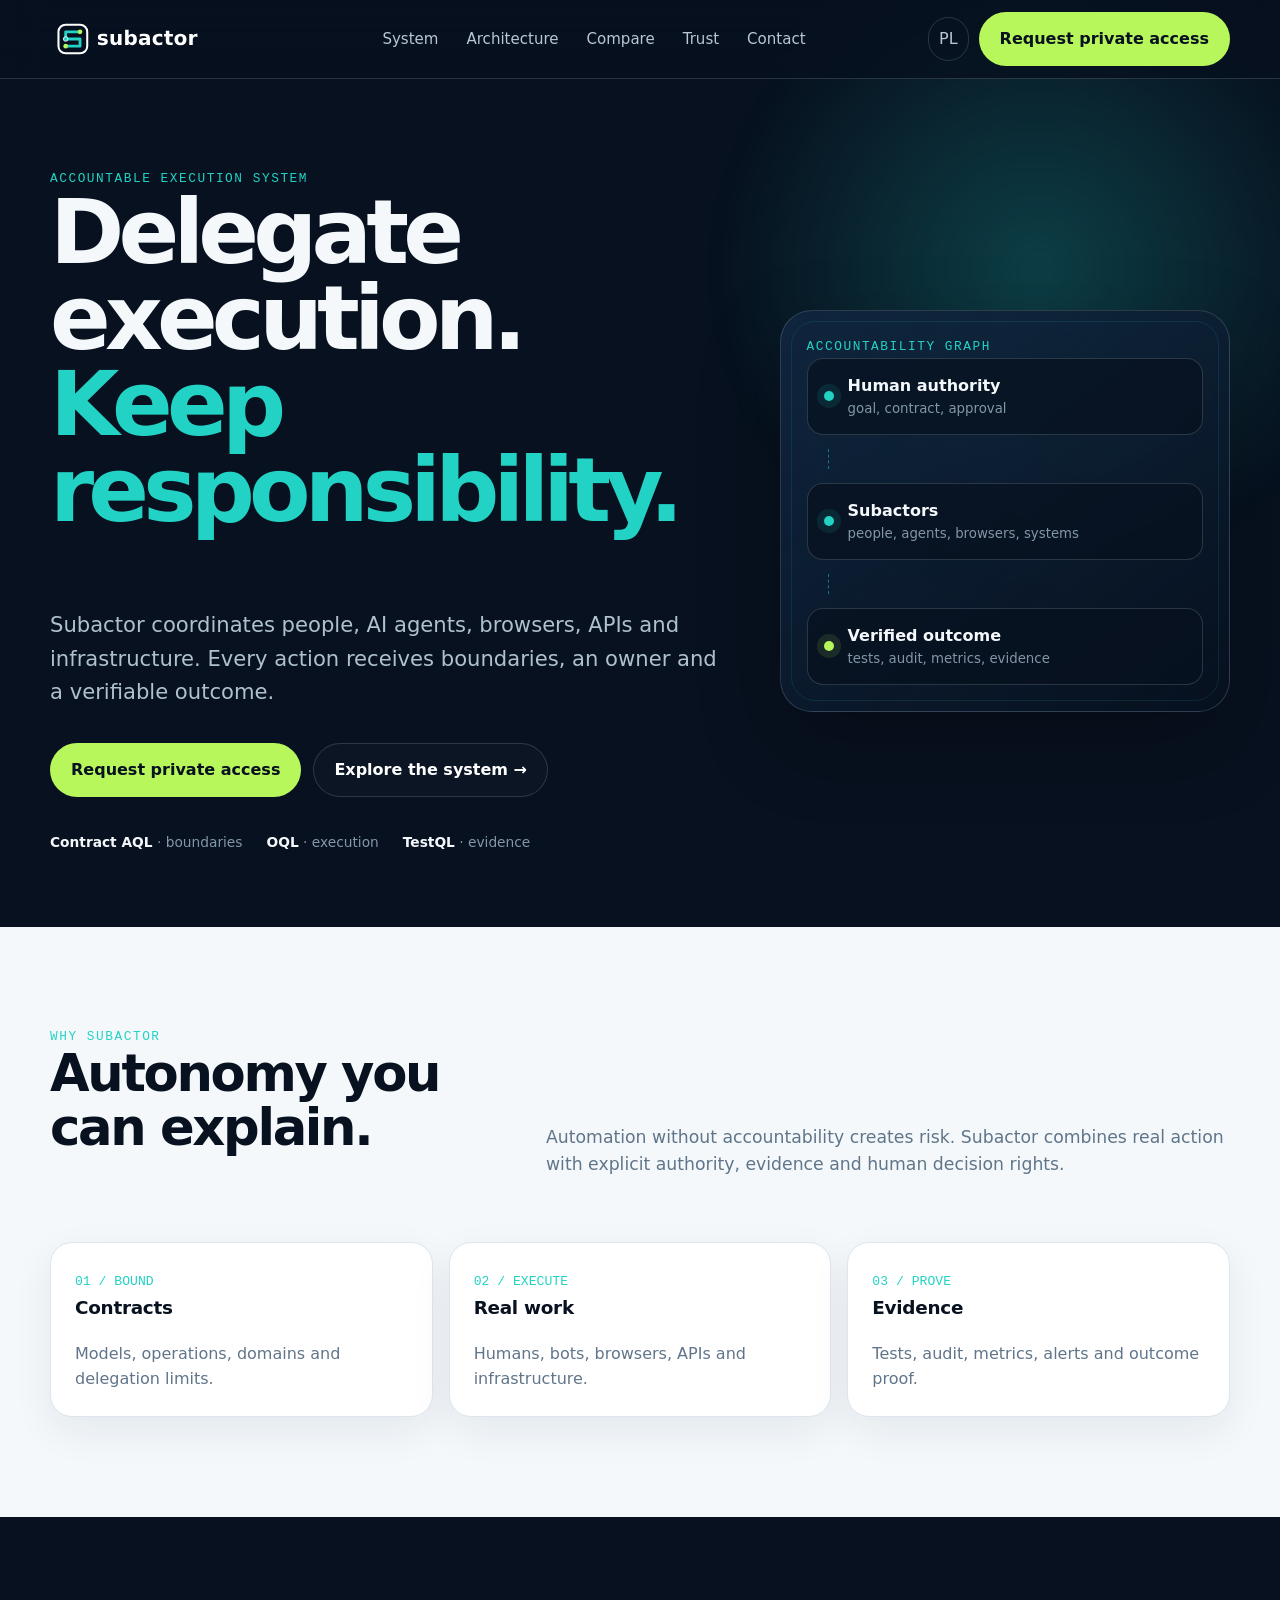
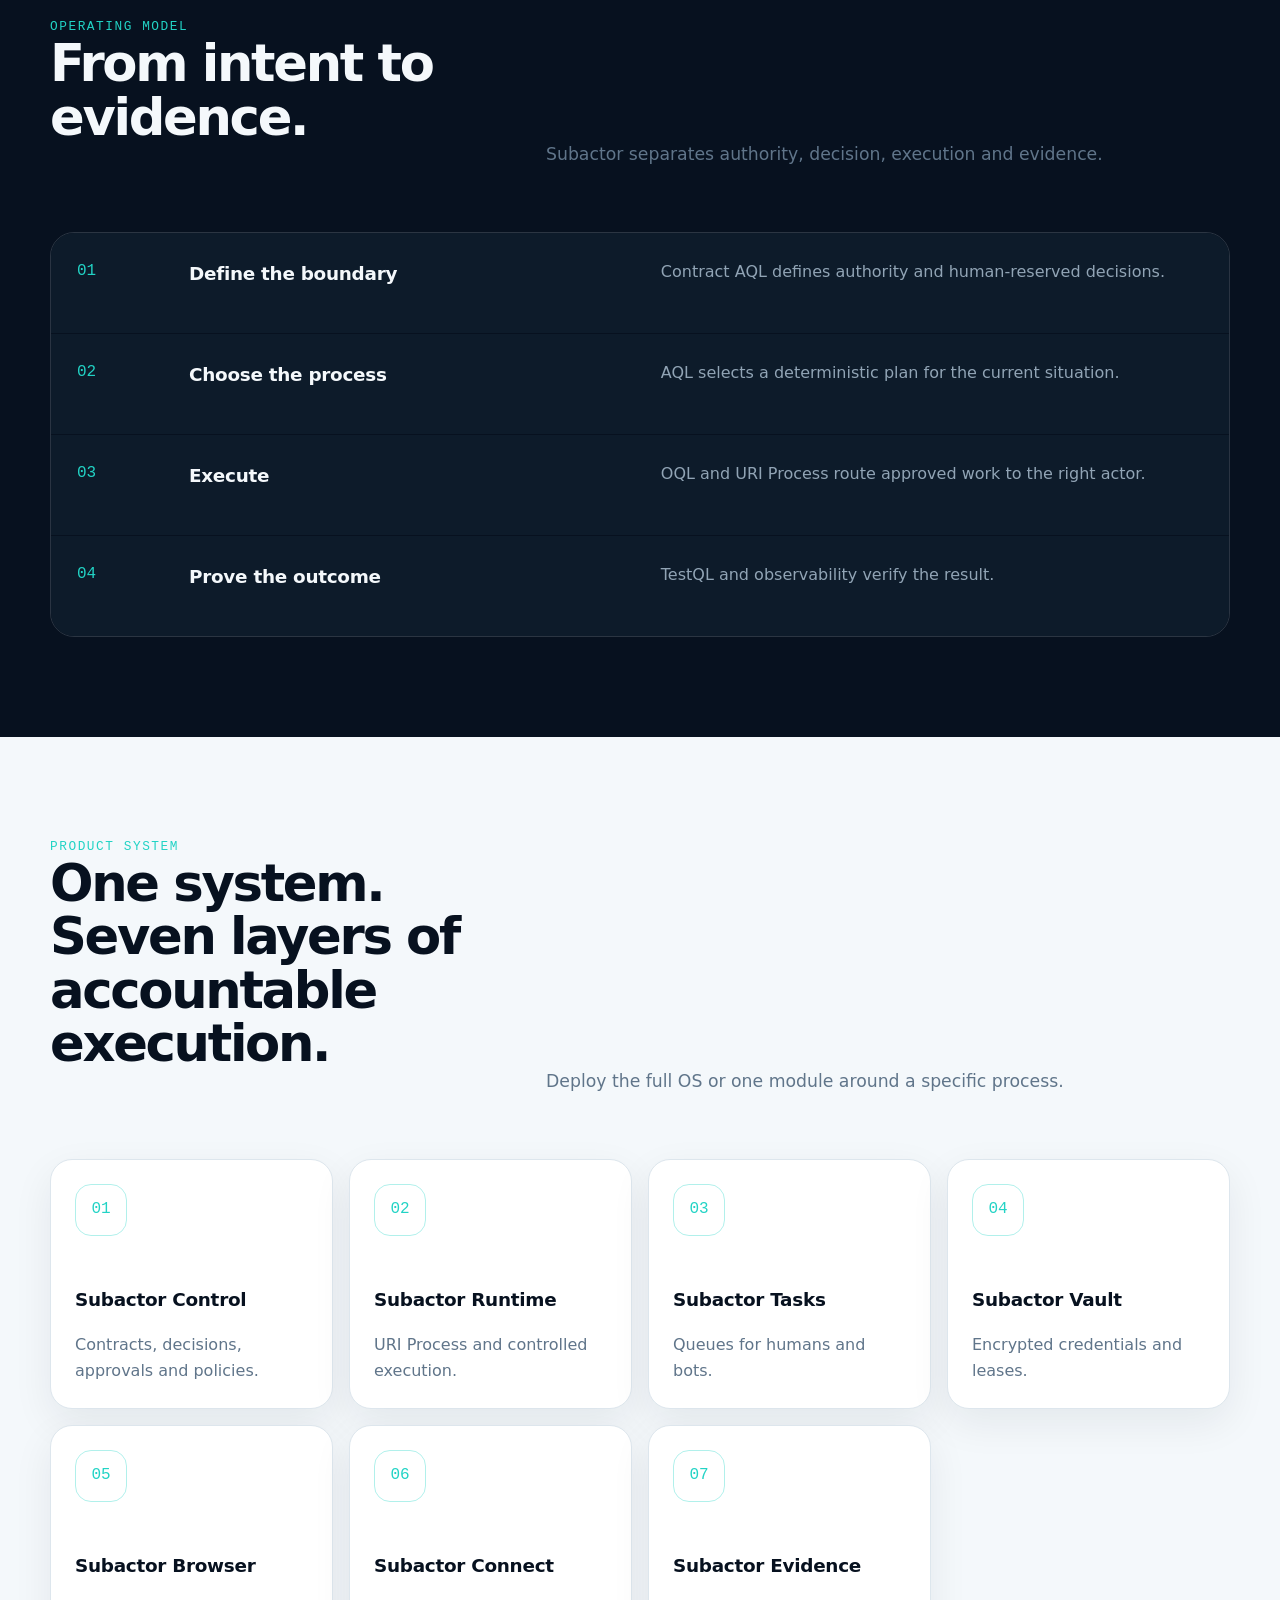
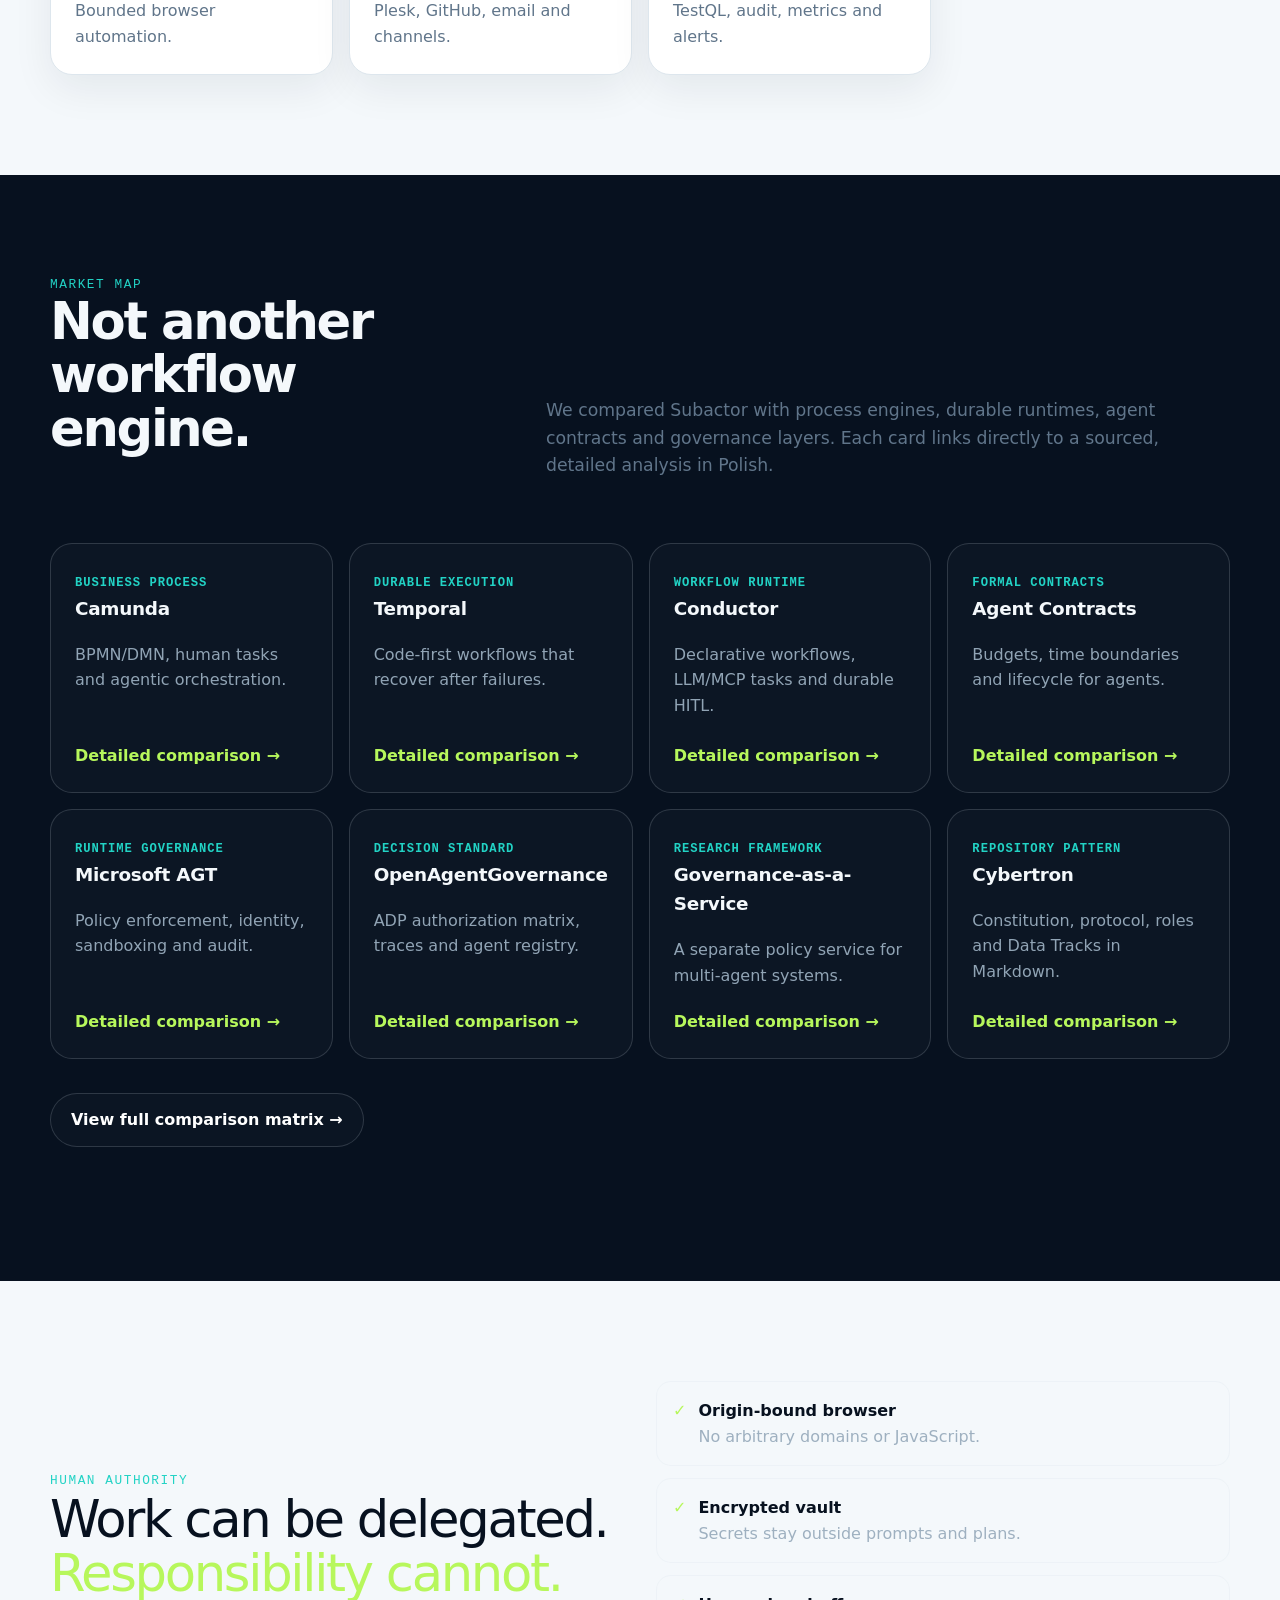
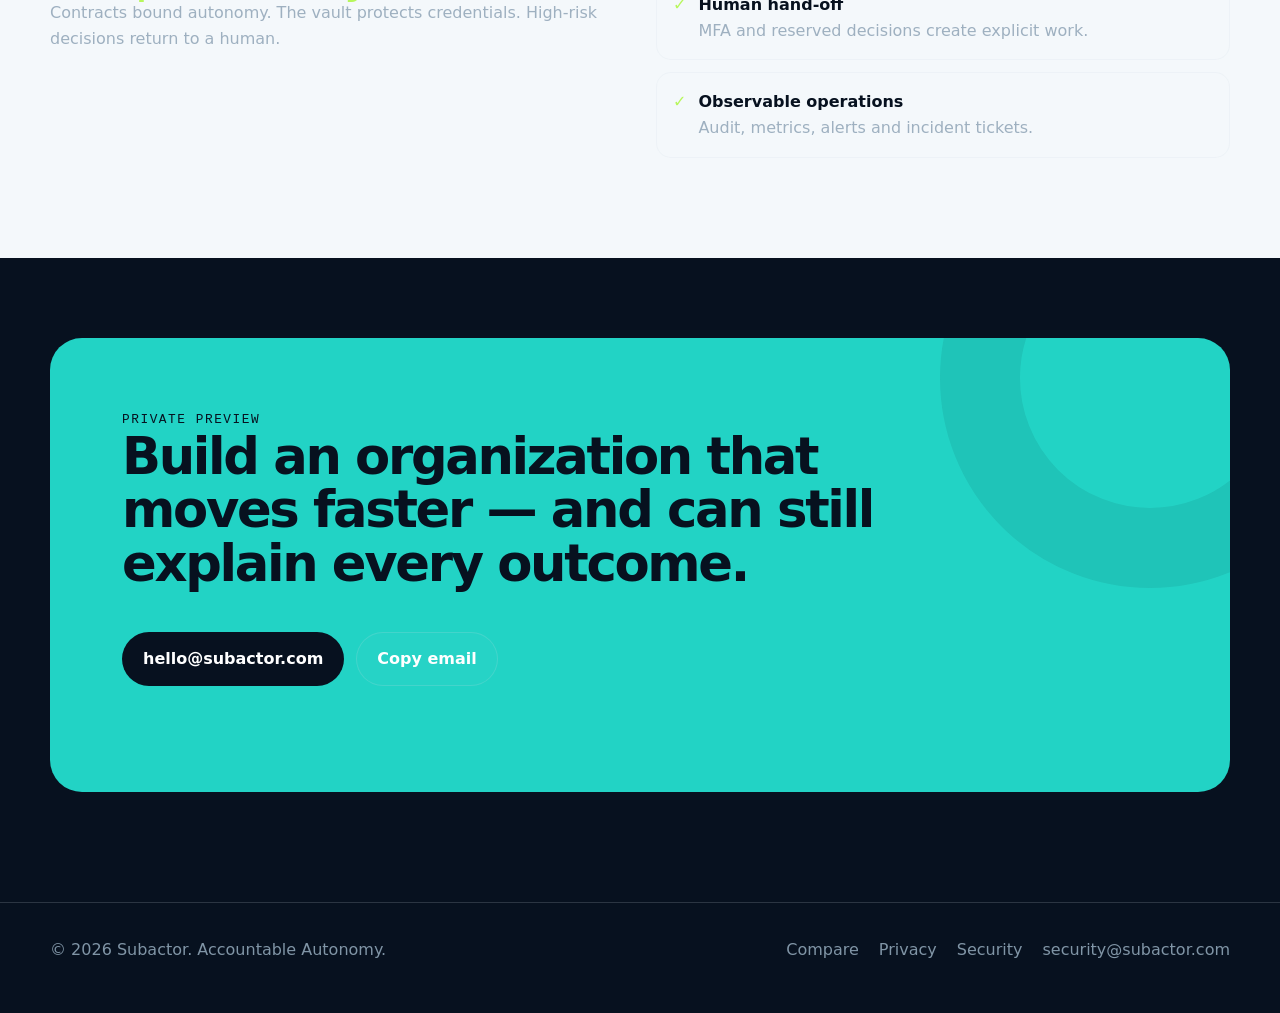
<file: index.html>
<!doctype html>
<html lang="en">
<head>
  <meta charset="utf-8">
  <meta name="viewport" content="width=device-width,initial-scale=1">
  <title>Subactor — Accountable Autonomy for Human and AI Work</title>
  <meta name="description" content="Subactor turns strategy into governed execution across people, AI agents and systems.">
  <meta name="theme-color" content="#07111F">
  <link rel="canonical" href="https://subactor.com/">
  <link rel="alternate" hreflang="en" href="https://subactor.com/">
  <link rel="alternate" hreflang="pl" href="https://subactor.com/pl/">
  <meta property="og:title" content="Subactor — Accountable Autonomy for Human and AI Work">
  <meta property="og:description" content="Subactor turns strategy into governed execution across people, AI agents and systems.">
  <meta property="og:image" content="https://subactor.com/assets/brand/subactor-og-image.png">
  <link rel="icon" href="assets/brand/favicon.svg">
  <link rel="stylesheet" href="assets/css/styles.css">
</head>
<body>
<a class="skip" href="#main">Skip to content</a>
<header class="nav">
  <div class="container nav-inner">
    <a class="brand" href="./"><img src="assets/brand/subactor-horizontal-inverse.svg" alt="Subactor"></a>
    <nav class="nav-links" data-nav-links>
      <a href="#system">System</a><a href="#architecture">Architecture</a><a href="#compare">Compare</a><a href="#trust">Trust</a><a href="#contact">Contact</a>
    </nav>
    <div class="nav-actions">
      <a class="lang" href="pl/">PL</a><a class="button primary" href="mailto:hello@subactor.com">Request private access</a><button class="menu-button" data-menu aria-expanded="false" aria-label="Open menu">☰</button>
    </div>
  </div>
</header>
<main id="main">
  <section class="hero">
    <div class="container hero-grid">
      <div>
        <div class="eyebrow">ACCOUNTABLE EXECUTION SYSTEM</div>
        <h1>Delegate execution. <span>Keep responsibility.</span></h1>
        <p class="hero-copy">Subactor coordinates people, AI agents, browsers, APIs and infrastructure. Every action receives boundaries, an owner and a verifiable outcome.</p>
        <div class="hero-actions"><a class="button primary" href="mailto:hello@subactor.com">Request private access</a><a class="button secondary" href="#system">Explore the system →</a></div>
        <div class="proofline"><span><strong>Contract AQL</strong> · boundaries</span><span><strong>OQL</strong> · execution</span><span><strong>TestQL</strong> · evidence</span></div>
      </div>
      <div class="system-card reveal">
        <div class="eyebrow">ACCOUNTABILITY GRAPH</div>
        <div class="diagram">
          <div class="node"><i></i><div><strong>Human authority</strong><small>goal, contract, approval</small></div></div><div class="flow-arrow"></div>
          <div class="node"><i></i><div><strong>Subactors</strong><small>people, agents, browsers, systems</small></div></div><div class="flow-arrow"></div>
          <div class="node evidence"><i></i><div><strong>Verified outcome</strong><small>tests, audit, metrics, evidence</small></div></div>
        </div>
      </div>
    </div>
  </section>
  <section id="system" class="section alt">
    <div class="container">
      <div class="section-head"><div><div class="eyebrow">WHY SUBACTOR</div><h2>Autonomy you can explain.</h2></div><p>Automation without accountability creates risk. Subactor combines real action with explicit authority, evidence and human decision rights.</p></div>
      <div class="grid-3">
        <article class="card"><span class="num">01 / BOUND</span><h3>Contracts</h3><p>Models, operations, domains and delegation limits.</p></article>
        <article class="card"><span class="num">02 / EXECUTE</span><h3>Real work</h3><p>Humans, bots, browsers, APIs and infrastructure.</p></article>
        <article class="card"><span class="num">03 / PROVE</span><h3>Evidence</h3><p>Tests, audit, metrics, alerts and outcome proof.</p></article>
      </div>
    </div>
  </section>
  <section id="architecture" class="section">
    <div class="container">
      <div class="section-head"><div><div class="eyebrow">OPERATING MODEL</div><h2>From intent to evidence.</h2></div><p>Subactor separates authority, decision, execution and evidence.</p></div>
      <div class="steps">
        <div class="step reveal"><h3>Define the boundary</h3><p>Contract AQL defines authority and human-reserved decisions.</p></div>
        <div class="step reveal"><h3>Choose the process</h3><p>AQL selects a deterministic plan for the current situation.</p></div>
        <div class="step reveal"><h3>Execute</h3><p>OQL and URI Process route approved work to the right actor.</p></div>
        <div class="step reveal"><h3>Prove the outcome</h3><p>TestQL and observability verify the result.</p></div>
      </div>
    </div>
  </section>
  <section class="section alt">
    <div class="container">
      <div class="section-head"><div><div class="eyebrow">PRODUCT SYSTEM</div><h2>One system. Seven layers of accountable execution.</h2></div><p>Deploy the full OS or one module around a specific process.</p></div>
      <div class="grid-4">
        <article class="card module-card reveal"><div class="module-icon">01</div><div><h3>Subactor Control</h3><p>Contracts, decisions, approvals and policies.</p></div></article>
        <article class="card module-card reveal"><div class="module-icon">02</div><div><h3>Subactor Runtime</h3><p>URI Process and controlled execution.</p></div></article>
        <article class="card module-card reveal"><div class="module-icon">03</div><div><h3>Subactor Tasks</h3><p>Queues for humans and bots.</p></div></article>
        <article class="card module-card reveal"><div class="module-icon">04</div><div><h3>Subactor Vault</h3><p>Encrypted credentials and leases.</p></div></article>
        <article class="card module-card reveal"><div class="module-icon">05</div><div><h3>Subactor Browser</h3><p>Bounded browser automation.</p></div></article>
        <article class="card module-card reveal"><div class="module-icon">06</div><div><h3>Subactor Connect</h3><p>Plesk, GitHub, email and channels.</p></div></article>
        <article class="card module-card reveal"><div class="module-icon">07</div><div><h3>Subactor Evidence</h3><p>TestQL, audit, metrics and alerts.</p></div></article>
      </div>
    </div>
  </section>
  <section id="compare" class="section">
    <div class="container">
      <div class="section-head"><div><div class="eyebrow">MARKET MAP</div><h2>Not another workflow engine.</h2></div><p>We compared Subactor with process engines, durable runtimes, agent contracts and governance layers. Each card links directly to a sourced, detailed analysis in Polish.</p></div>
      <div class="compare-grid">
        <a class="card compare-card dark" href="pl/porownanie/camunda/"><div><span class="category">Business process</span><h3>Camunda</h3><p>BPMN/DMN, human tasks and agentic orchestration.</p></div><span class="arrow">Detailed comparison →</span></a>
        <a class="card compare-card dark" href="pl/porownanie/temporal/"><div><span class="category">Durable execution</span><h3>Temporal</h3><p>Code-first workflows that recover after failures.</p></div><span class="arrow">Detailed comparison →</span></a>
        <a class="card compare-card dark" href="pl/porownanie/conductor/"><div><span class="category">Workflow runtime</span><h3>Conductor</h3><p>Declarative workflows, LLM/MCP tasks and durable HITL.</p></div><span class="arrow">Detailed comparison →</span></a>
        <a class="card compare-card dark" href="pl/porownanie/agent-contracts/"><div><span class="category">Formal contracts</span><h3>Agent Contracts</h3><p>Budgets, time boundaries and lifecycle for agents.</p></div><span class="arrow">Detailed comparison →</span></a>
        <a class="card compare-card dark" href="pl/porownanie/microsoft-agent-governance-toolkit/"><div><span class="category">Runtime governance</span><h3>Microsoft AGT</h3><p>Policy enforcement, identity, sandboxing and audit.</p></div><span class="arrow">Detailed comparison →</span></a>
        <a class="card compare-card dark" href="pl/porownanie/openagentgovernance/"><div><span class="category">Decision standard</span><h3>OpenAgentGovernance</h3><p>ADP authorization matrix, traces and agent registry.</p></div><span class="arrow">Detailed comparison →</span></a>
        <a class="card compare-card dark" href="pl/porownanie/governance-as-a-service/"><div><span class="category">Research framework</span><h3>Governance-as-a-Service</h3><p>A separate policy service for multi-agent systems.</p></div><span class="arrow">Detailed comparison →</span></a>
        <a class="card compare-card dark" href="pl/porownanie/cybertron/"><div><span class="category">Repository pattern</span><h3>Cybertron</h3><p>Constitution, protocol, roles and Data Tracks in Markdown.</p></div><span class="arrow">Detailed comparison →</span></a>
      </div>
      <div class="hero-actions"><a class="button secondary" href="pl/porownanie/">View full comparison matrix →</a></div>
    </div>
  </section>
  <section id="trust" class="section alt">
    <div class="container trust">
      <div><div class="eyebrow">HUMAN AUTHORITY</div><div class="quote">Work can be delegated. <em>Responsibility cannot.</em></div><p class="muted">Contracts bound autonomy. The vault protects credentials. High-risk decisions return to a human.</p></div>
      <div class="checklist">
        <div class="check"><b>✓</b><div><strong>Origin-bound browser</strong><br><span class="muted">No arbitrary domains or JavaScript.</span></div></div>
        <div class="check"><b>✓</b><div><strong>Encrypted vault</strong><br><span class="muted">Secrets stay outside prompts and plans.</span></div></div>
        <div class="check"><b>✓</b><div><strong>Human hand-off</strong><br><span class="muted">MFA and reserved decisions create explicit work.</span></div></div>
        <div class="check"><b>✓</b><div><strong>Observable operations</strong><br><span class="muted">Audit, metrics, alerts and incident tickets.</span></div></div>
      </div>
    </div>
  </section>
  <section id="contact" class="cta"><div class="container"><div class="cta-box"><div class="eyebrow" style="color:#07111F">PRIVATE PREVIEW</div><h2>Build an organization that moves faster — and can still explain every outcome.</h2><div class="hero-actions"><a class="button primary" href="mailto:hello@subactor.com">hello@subactor.com</a><button class="button secondary" data-copy-email="hello@subactor.com">Copy email</button></div></div></div></section>
</main>
<footer><div class="container footer-grid"><div>© <span data-year></span> Subactor. Accountable Autonomy.</div><div class="footer-links"><a href="pl/porownanie/">Compare</a><a href="privacy.html">Privacy</a><a href="security.html">Security</a><a href="mailto:security@subactor.com">security@subactor.com</a></div></div></footer>
<script src="assets/js/app.js" defer></script>
</body>
</html>
</file>
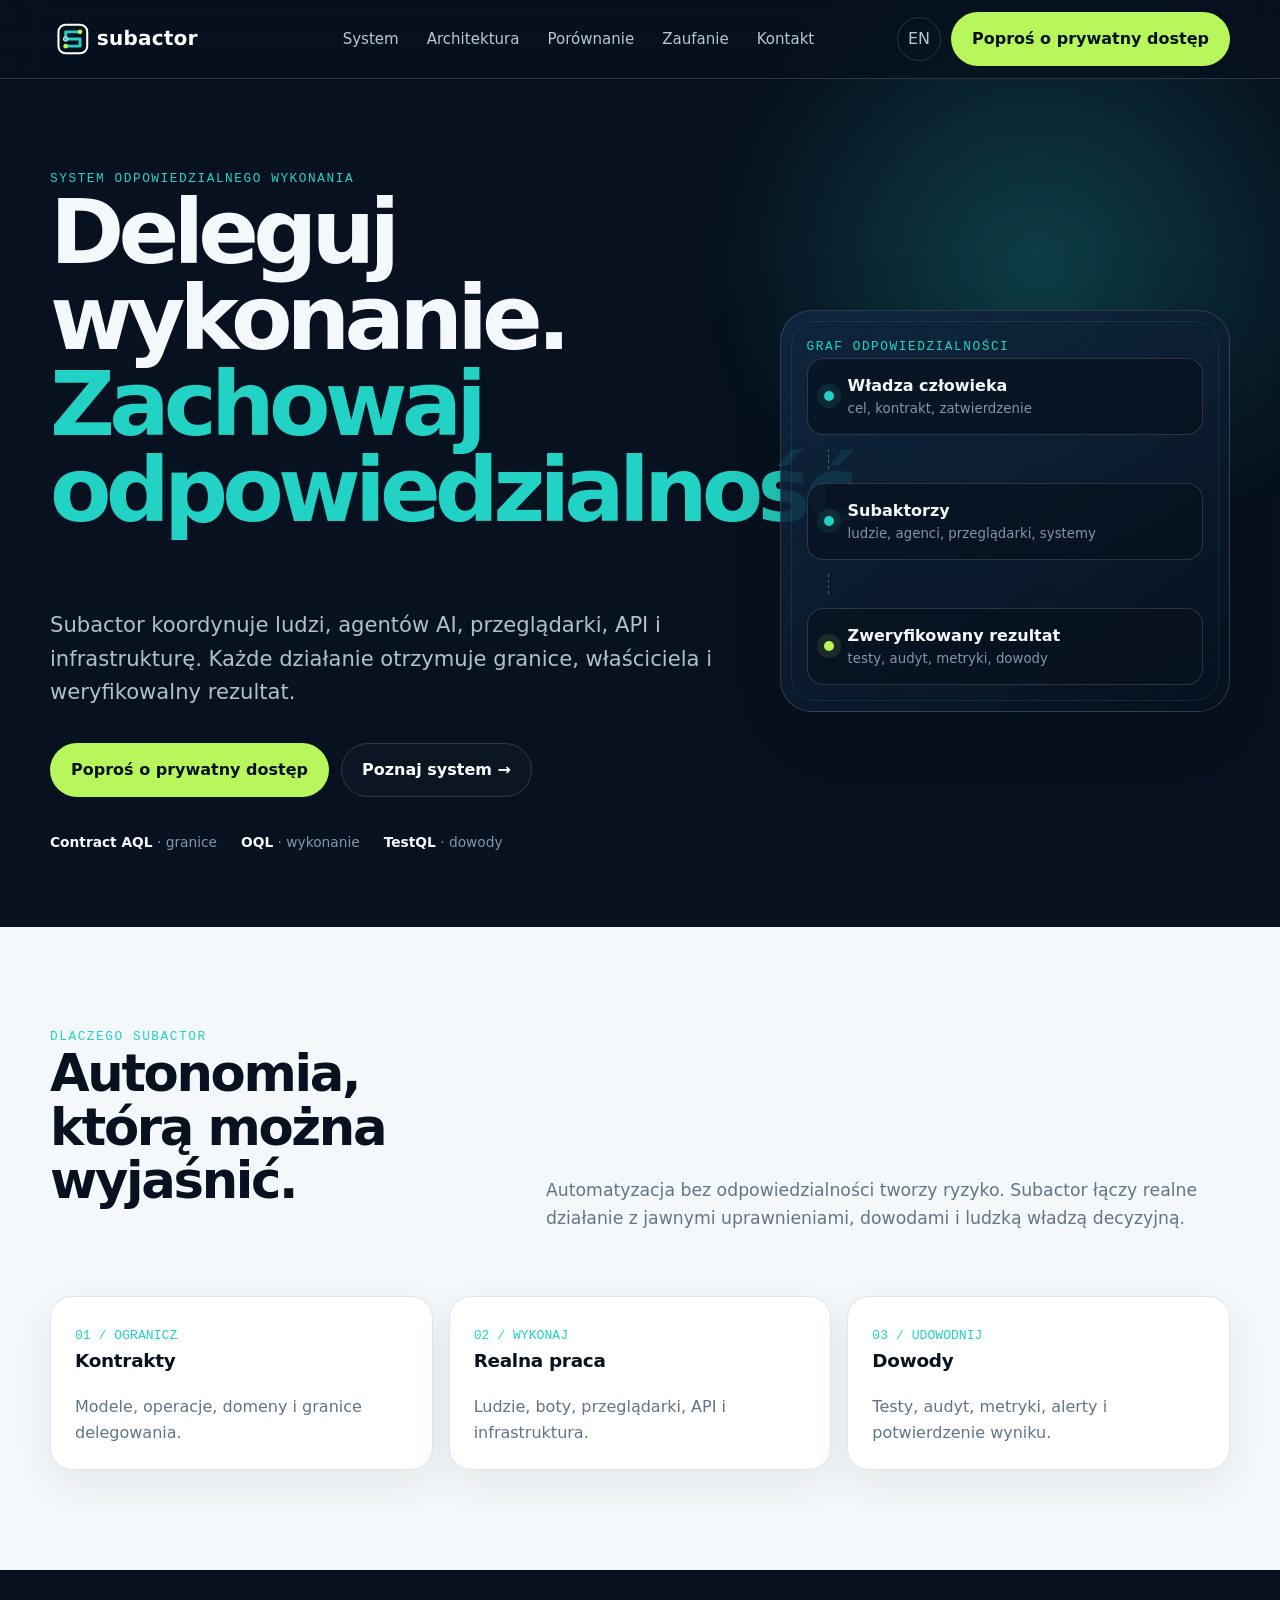
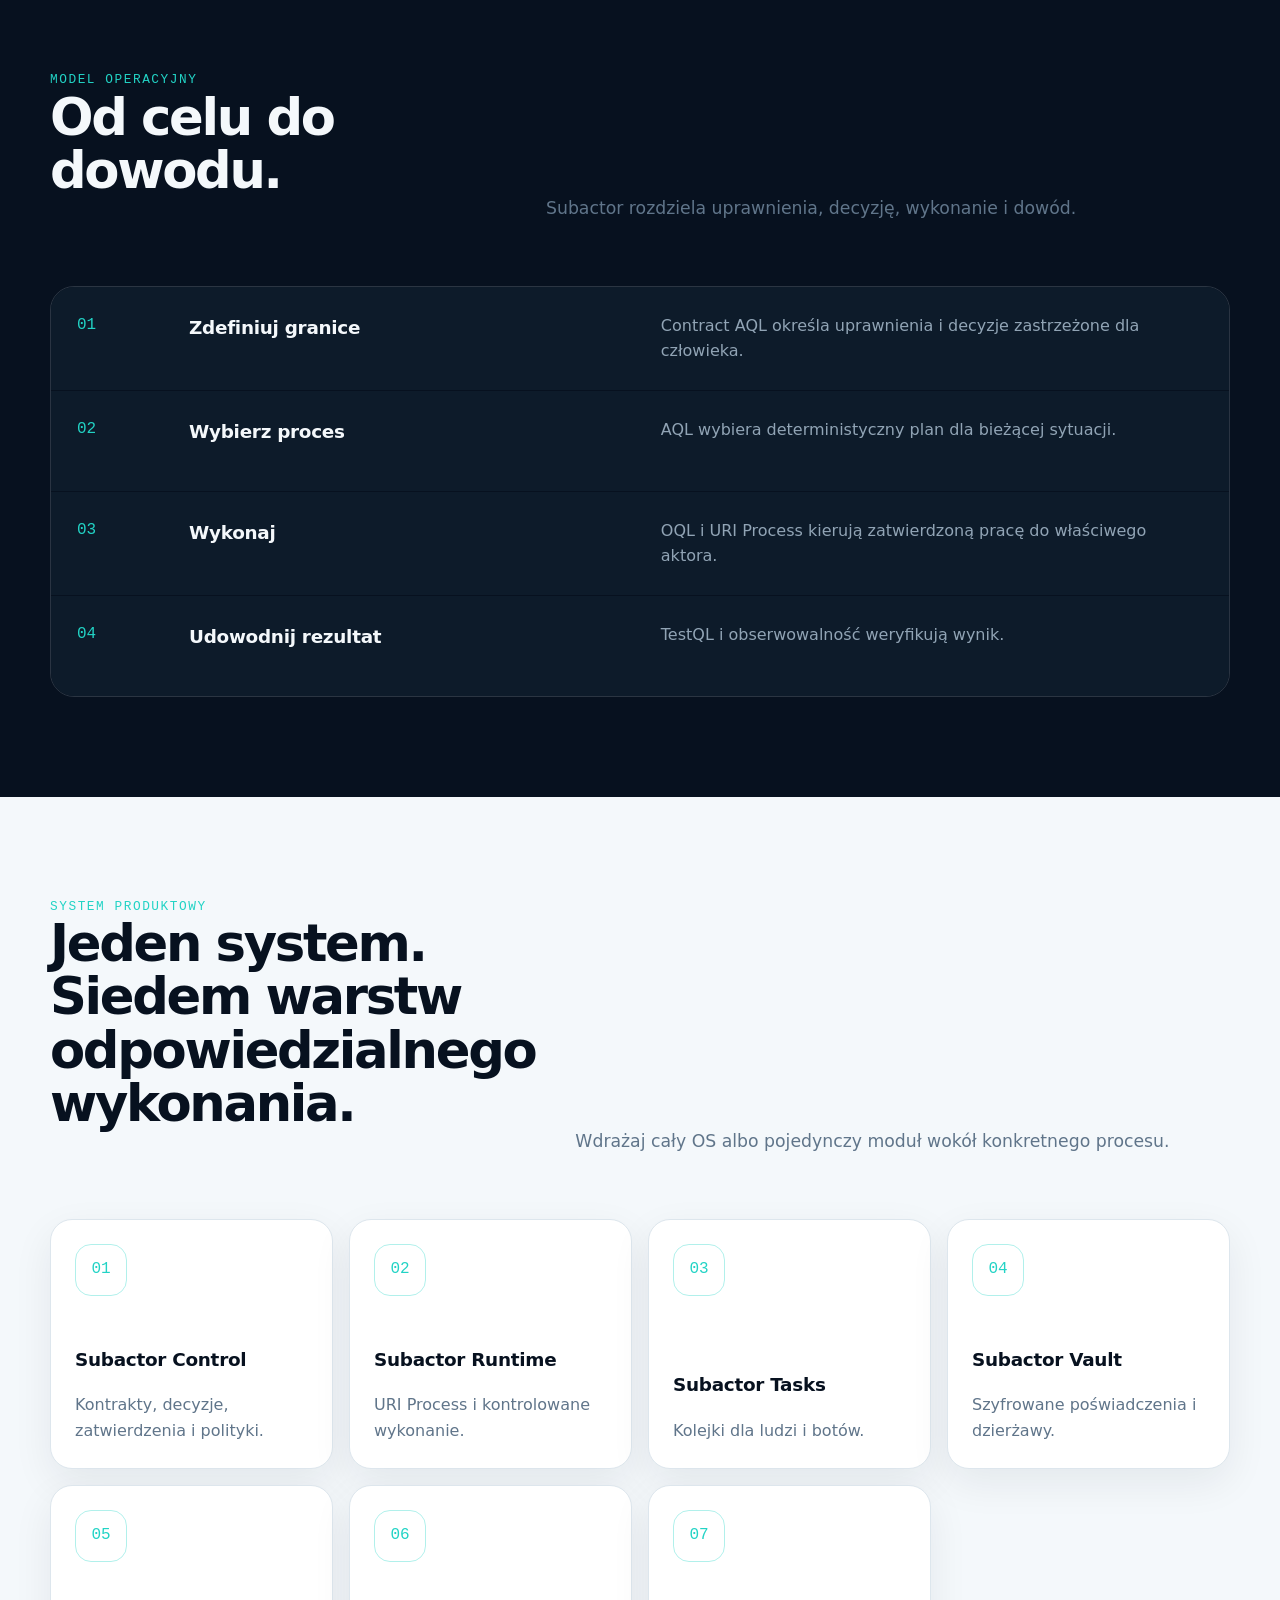
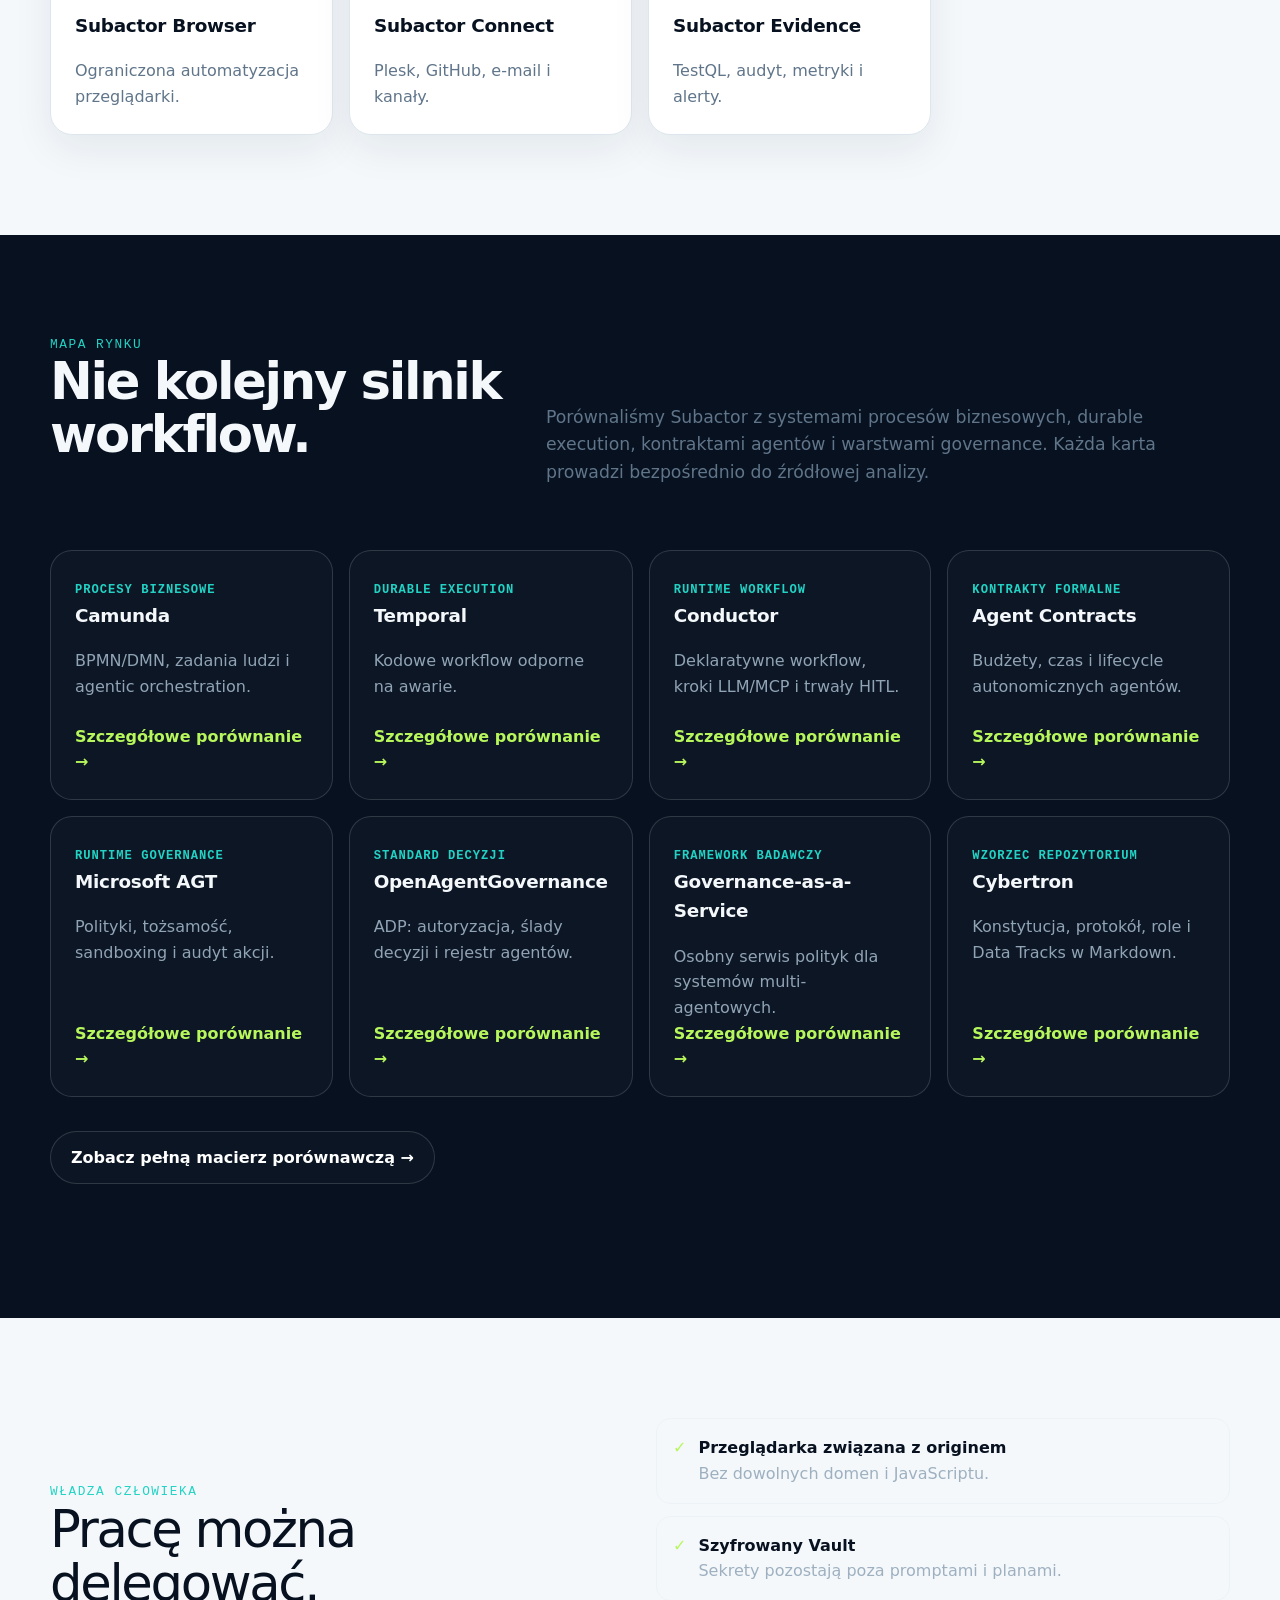
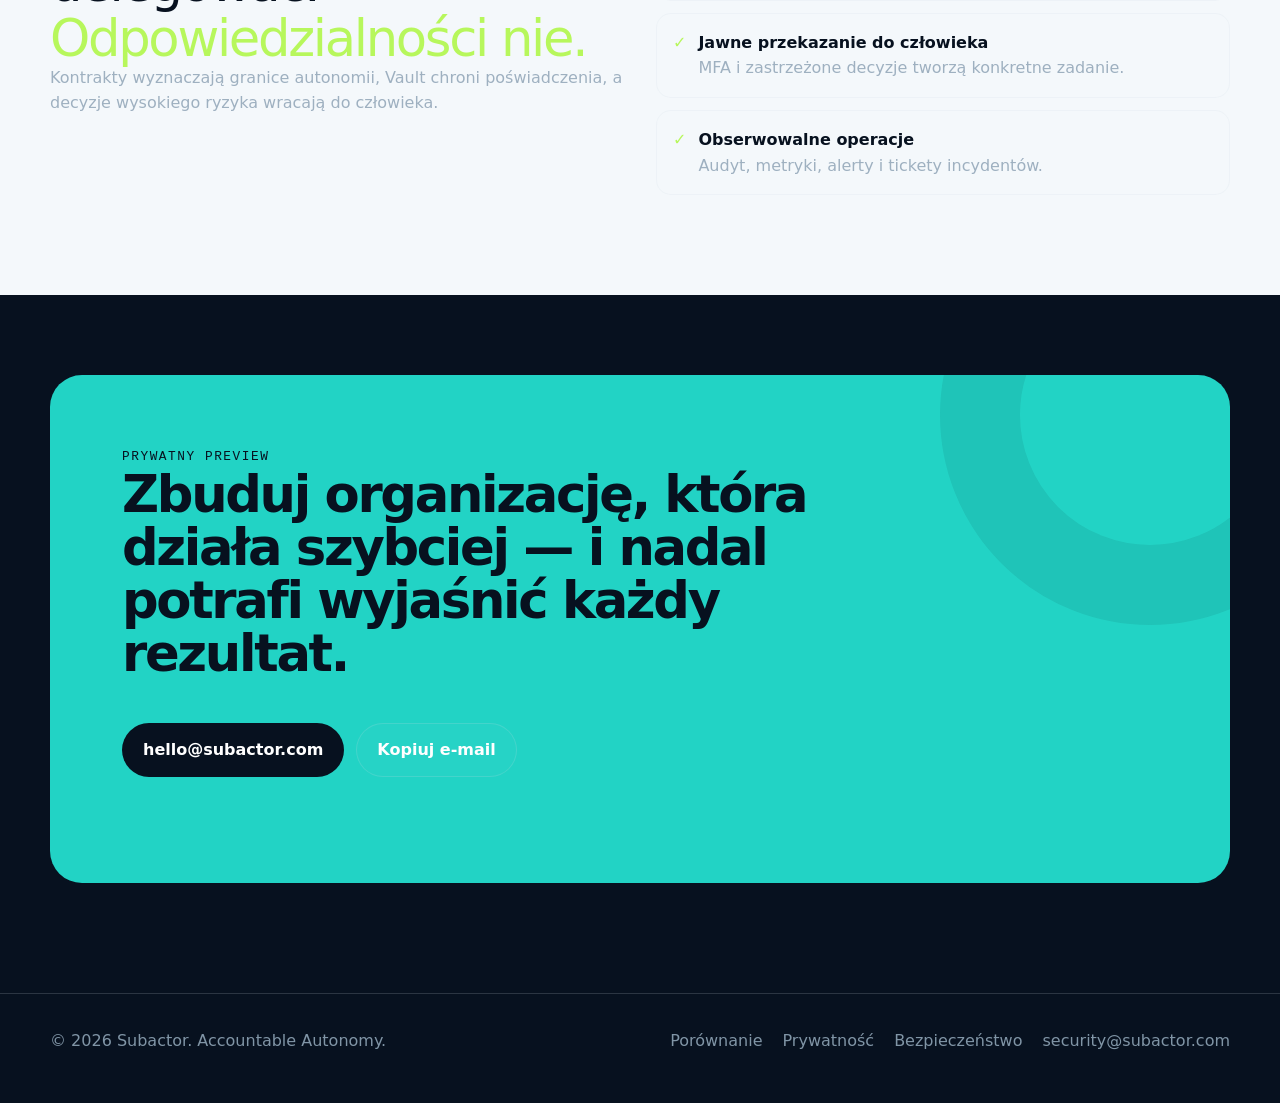
<file: pl/index.html>
<!doctype html>
<html lang="pl">
<head>
  <meta charset="utf-8">
  <meta name="viewport" content="width=device-width,initial-scale=1">
  <title>Subactor — Odpowiedzialna autonomia dla pracy ludzi i AI</title>
  <meta name="description" content="Subactor zamienia strategię w kontrolowane wykonanie ludzi, agentów AI i systemów.">
  <meta name="theme-color" content="#07111F">
  <link rel="canonical" href="https://subactor.com/pl/">
  <link rel="alternate" hreflang="en" href="https://subactor.com/">
  <link rel="alternate" hreflang="pl" href="https://subactor.com/pl/">
  <meta property="og:title" content="Subactor — Odpowiedzialna autonomia dla pracy ludzi i AI">
  <meta property="og:description" content="Subactor zamienia strategię w kontrolowane wykonanie ludzi, agentów AI i systemów.">
  <meta property="og:image" content="https://subactor.com/assets/brand/subactor-og-image.png">
  <link rel="icon" href="../assets/brand/favicon.svg">
  <link rel="stylesheet" href="../assets/css/styles.css">
</head>
<body>
<a class="skip" href="#main">Przejdź do treści</a>
<header class="nav">
  <div class="container nav-inner">
    <a class="brand" href="../"><img src="../assets/brand/subactor-horizontal-inverse.svg" alt="Subactor"></a>
    <nav class="nav-links" data-nav-links><a href="#system">System</a><a href="#architecture">Architektura</a><a href="#compare">Porównanie</a><a href="#trust">Zaufanie</a><a href="#contact">Kontakt</a></nav>
    <div class="nav-actions"><a class="lang" href="../">EN</a><a class="button primary" href="mailto:hello@subactor.com">Poproś o prywatny dostęp</a><button class="menu-button" data-menu aria-expanded="false" aria-label="Otwórz menu">☰</button></div>
  </div>
</header>
<main id="main">
  <section class="hero">
    <div class="container hero-grid">
      <div>
        <div class="eyebrow">SYSTEM ODPOWIEDZIALNEGO WYKONANIA</div>
        <h1>Deleguj wykonanie. <span>Zachowaj odpowiedzialność.</span></h1>
        <p class="hero-copy">Subactor koordynuje ludzi, agentów AI, przeglądarki, API i infrastrukturę. Każde działanie otrzymuje granice, właściciela i weryfikowalny rezultat.</p>
        <div class="hero-actions"><a class="button primary" href="mailto:hello@subactor.com">Poproś o prywatny dostęp</a><a class="button secondary" href="#system">Poznaj system →</a></div>
        <div class="proofline"><span><strong>Contract AQL</strong> · granice</span><span><strong>OQL</strong> · wykonanie</span><span><strong>TestQL</strong> · dowody</span></div>
      </div>
      <div class="system-card reveal">
        <div class="eyebrow">GRAF ODPOWIEDZIALNOŚCI</div>
        <div class="diagram">
          <div class="node"><i></i><div><strong>Władza człowieka</strong><small>cel, kontrakt, zatwierdzenie</small></div></div><div class="flow-arrow"></div>
          <div class="node"><i></i><div><strong>Subaktorzy</strong><small>ludzie, agenci, przeglądarki, systemy</small></div></div><div class="flow-arrow"></div>
          <div class="node evidence"><i></i><div><strong>Zweryfikowany rezultat</strong><small>testy, audyt, metryki, dowody</small></div></div>
        </div>
      </div>
    </div>
  </section>
  <section id="system" class="section alt">
    <div class="container">
      <div class="section-head"><div><div class="eyebrow">DLACZEGO SUBACTOR</div><h2>Autonomia, którą można wyjaśnić.</h2></div><p>Automatyzacja bez odpowiedzialności tworzy ryzyko. Subactor łączy realne działanie z jawnymi uprawnieniami, dowodami i ludzką władzą decyzyjną.</p></div>
      <div class="grid-3">
        <article class="card"><span class="num">01 / OGRANICZ</span><h3>Kontrakty</h3><p>Modele, operacje, domeny i granice delegowania.</p></article>
        <article class="card"><span class="num">02 / WYKONAJ</span><h3>Realna praca</h3><p>Ludzie, boty, przeglądarki, API i infrastruktura.</p></article>
        <article class="card"><span class="num">03 / UDOWODNIJ</span><h3>Dowody</h3><p>Testy, audyt, metryki, alerty i potwierdzenie wyniku.</p></article>
      </div>
    </div>
  </section>
  <section id="architecture" class="section">
    <div class="container">
      <div class="section-head"><div><div class="eyebrow">MODEL OPERACYJNY</div><h2>Od celu do dowodu.</h2></div><p>Subactor rozdziela uprawnienia, decyzję, wykonanie i dowód.</p></div>
      <div class="steps">
        <div class="step reveal"><h3>Zdefiniuj granice</h3><p>Contract AQL określa uprawnienia i decyzje zastrzeżone dla człowieka.</p></div>
        <div class="step reveal"><h3>Wybierz proces</h3><p>AQL wybiera deterministyczny plan dla bieżącej sytuacji.</p></div>
        <div class="step reveal"><h3>Wykonaj</h3><p>OQL i URI Process kierują zatwierdzoną pracę do właściwego aktora.</p></div>
        <div class="step reveal"><h3>Udowodnij rezultat</h3><p>TestQL i obserwowalność weryfikują wynik.</p></div>
      </div>
    </div>
  </section>
  <section class="section alt">
    <div class="container">
      <div class="section-head"><div><div class="eyebrow">SYSTEM PRODUKTOWY</div><h2>Jeden system. Siedem warstw odpowiedzialnego wykonania.</h2></div><p>Wdrażaj cały OS albo pojedynczy moduł wokół konkretnego procesu.</p></div>
      <div class="grid-4">
        <article class="card module-card reveal"><div class="module-icon">01</div><div><h3>Subactor Control</h3><p>Kontrakty, decyzje, zatwierdzenia i polityki.</p></div></article>
        <article class="card module-card reveal"><div class="module-icon">02</div><div><h3>Subactor Runtime</h3><p>URI Process i kontrolowane wykonanie.</p></div></article>
        <article class="card module-card reveal"><div class="module-icon">03</div><div><h3>Subactor Tasks</h3><p>Kolejki dla ludzi i botów.</p></div></article>
        <article class="card module-card reveal"><div class="module-icon">04</div><div><h3>Subactor Vault</h3><p>Szyfrowane poświadczenia i dzierżawy.</p></div></article>
        <article class="card module-card reveal"><div class="module-icon">05</div><div><h3>Subactor Browser</h3><p>Ograniczona automatyzacja przeglądarki.</p></div></article>
        <article class="card module-card reveal"><div class="module-icon">06</div><div><h3>Subactor Connect</h3><p>Plesk, GitHub, e-mail i kanały.</p></div></article>
        <article class="card module-card reveal"><div class="module-icon">07</div><div><h3>Subactor Evidence</h3><p>TestQL, audyt, metryki i alerty.</p></div></article>
      </div>
    </div>
  </section>
  <section id="compare" class="section">
    <div class="container">
      <div class="section-head"><div><div class="eyebrow">MAPA RYNKU</div><h2>Nie kolejny silnik workflow.</h2></div><p>Porównaliśmy Subactor z systemami procesów biznesowych, durable execution, kontraktami agentów i warstwami governance. Każda karta prowadzi bezpośrednio do źródłowej analizy.</p></div>
      <div class="compare-grid">
        <a class="card compare-card dark" href="porownanie/camunda/"><div><span class="category">Procesy biznesowe</span><h3>Camunda</h3><p>BPMN/DMN, zadania ludzi i agentic orchestration.</p></div><span class="arrow">Szczegółowe porównanie →</span></a>
        <a class="card compare-card dark" href="porownanie/temporal/"><div><span class="category">Durable execution</span><h3>Temporal</h3><p>Kodowe workflow odporne na awarie.</p></div><span class="arrow">Szczegółowe porównanie →</span></a>
        <a class="card compare-card dark" href="porownanie/conductor/"><div><span class="category">Runtime workflow</span><h3>Conductor</h3><p>Deklaratywne workflow, kroki LLM/MCP i trwały HITL.</p></div><span class="arrow">Szczegółowe porównanie →</span></a>
        <a class="card compare-card dark" href="porownanie/agent-contracts/"><div><span class="category">Kontrakty formalne</span><h3>Agent Contracts</h3><p>Budżety, czas i lifecycle autonomicznych agentów.</p></div><span class="arrow">Szczegółowe porównanie →</span></a>
        <a class="card compare-card dark" href="porownanie/microsoft-agent-governance-toolkit/"><div><span class="category">Runtime governance</span><h3>Microsoft AGT</h3><p>Polityki, tożsamość, sandboxing i audyt akcji.</p></div><span class="arrow">Szczegółowe porównanie →</span></a>
        <a class="card compare-card dark" href="porownanie/openagentgovernance/"><div><span class="category">Standard decyzji</span><h3>OpenAgentGovernance</h3><p>ADP: autoryzacja, ślady decyzji i rejestr agentów.</p></div><span class="arrow">Szczegółowe porównanie →</span></a>
        <a class="card compare-card dark" href="porownanie/governance-as-a-service/"><div><span class="category">Framework badawczy</span><h3>Governance-as-a-Service</h3><p>Osobny serwis polityk dla systemów multi-agentowych.</p></div><span class="arrow">Szczegółowe porównanie →</span></a>
        <a class="card compare-card dark" href="porownanie/cybertron/"><div><span class="category">Wzorzec repozytorium</span><h3>Cybertron</h3><p>Konstytucja, protokół, role i Data Tracks w Markdown.</p></div><span class="arrow">Szczegółowe porównanie →</span></a>
      </div>
      <div class="hero-actions"><a class="button secondary" href="porownanie/">Zobacz pełną macierz porównawczą →</a></div>
    </div>
  </section>
  <section id="trust" class="section alt">
    <div class="container trust">
      <div><div class="eyebrow">WŁADZA CZŁOWIEKA</div><div class="quote">Pracę można delegować. <em>Odpowiedzialności nie.</em></div><p class="muted">Kontrakty wyznaczają granice autonomii, Vault chroni poświadczenia, a decyzje wysokiego ryzyka wracają do człowieka.</p></div>
      <div class="checklist">
        <div class="check"><b>✓</b><div><strong>Przeglądarka związana z originem</strong><br><span class="muted">Bez dowolnych domen i JavaScriptu.</span></div></div>
        <div class="check"><b>✓</b><div><strong>Szyfrowany Vault</strong><br><span class="muted">Sekrety pozostają poza promptami i planami.</span></div></div>
        <div class="check"><b>✓</b><div><strong>Jawne przekazanie do człowieka</strong><br><span class="muted">MFA i zastrzeżone decyzje tworzą konkretne zadanie.</span></div></div>
        <div class="check"><b>✓</b><div><strong>Obserwowalne operacje</strong><br><span class="muted">Audyt, metryki, alerty i tickety incydentów.</span></div></div>
      </div>
    </div>
  </section>
  <section id="contact" class="cta"><div class="container"><div class="cta-box"><div class="eyebrow" style="color:#07111F">PRYWATNY PREVIEW</div><h2>Zbuduj organizację, która działa szybciej — i nadal potrafi wyjaśnić każdy rezultat.</h2><div class="hero-actions"><a class="button primary" href="mailto:hello@subactor.com">hello@subactor.com</a><button class="button secondary" data-copy-email="hello@subactor.com">Kopiuj e-mail</button></div></div></div></section>
</main>
<footer><div class="container footer-grid"><div>© <span data-year></span> Subactor. Accountable Autonomy.</div><div class="footer-links"><a href="porownanie/">Porównanie</a><a href="../privacy.html">Prywatność</a><a href="../security.html">Bezpieczeństwo</a><a href="mailto:security@subactor.com">security@subactor.com</a></div></div></footer>
<script src="../assets/js/app.js" defer></script>
</body>
</html>
</file>
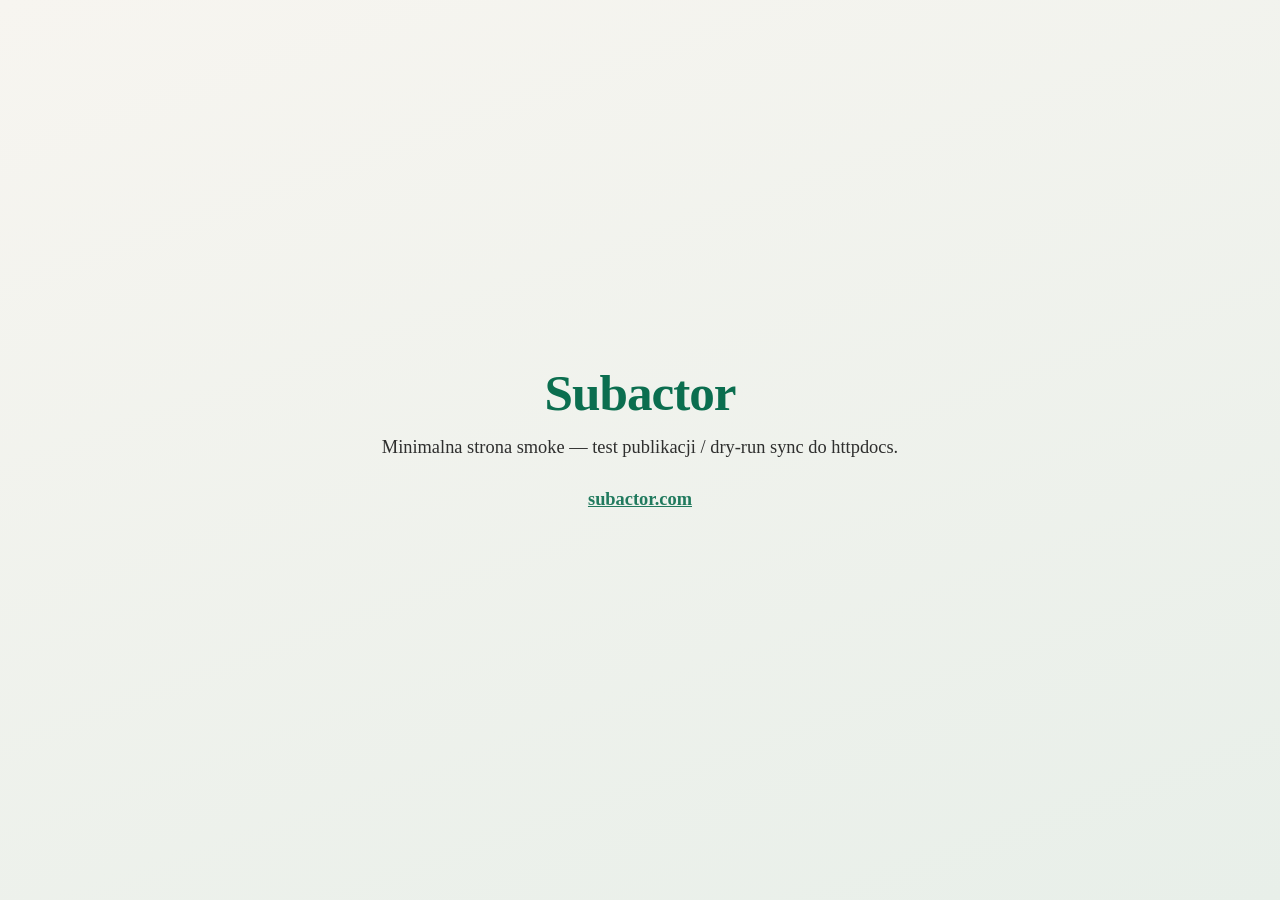
<file: staging-smoke/index.html>
<!DOCTYPE html>
<html lang="pl">
<head>
  <meta charset="utf-8" />
  <meta name="viewport" content="width=device-width, initial-scale=1" />
  <title>Subactor — smoke landing</title>
  <style>
    :root { color-scheme: light; --ink:#1a1a1a; --accent:#0b6e4f; --bg:#f7f5f0; }
    body { margin:0; font-family: Georgia, "Times New Roman", serif; background: linear-gradient(160deg,#f7f5f0,#e8efe9); color:var(--ink); min-height:100vh; display:grid; place-items:center; }
    main { max-width:36rem; padding:2.5rem 1.5rem; text-align:center; }
    h1 { font-size: clamp(2.2rem, 6vw, 3.2rem); letter-spacing:-0.02em; margin:0 0 .75rem; color:var(--accent); }
    p { font-size:1.15rem; line-height:1.5; margin:0 0 1.5rem; opacity:.9; }
    a { color:var(--accent); font-weight:600; }
  </style>
</head>
<body>
  <main>
    <h1>Subactor</h1>
    <p>Minimalna strona smoke — test publikacji / dry-run sync do httpdocs.</p>
    <p><a href="https://subactor.com">subactor.com</a></p>
  </main>
</body>
</html>
</file>
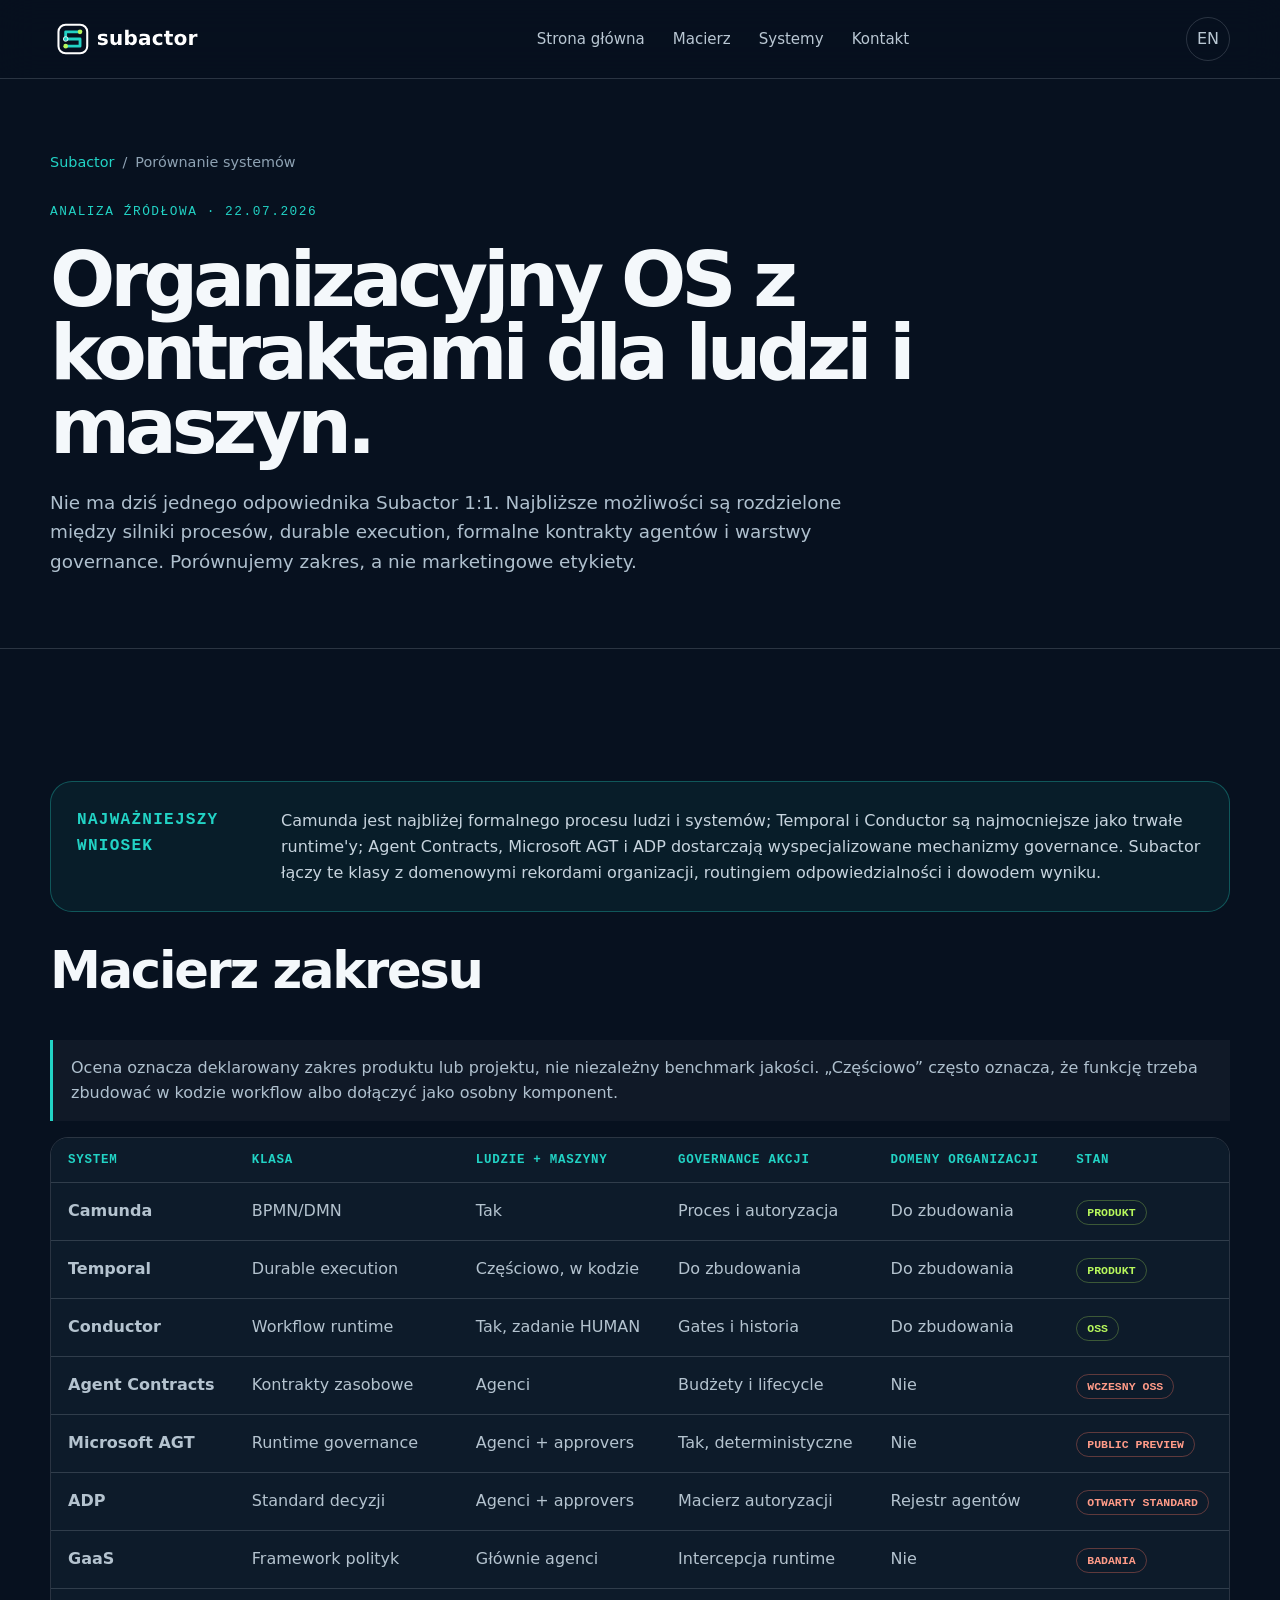
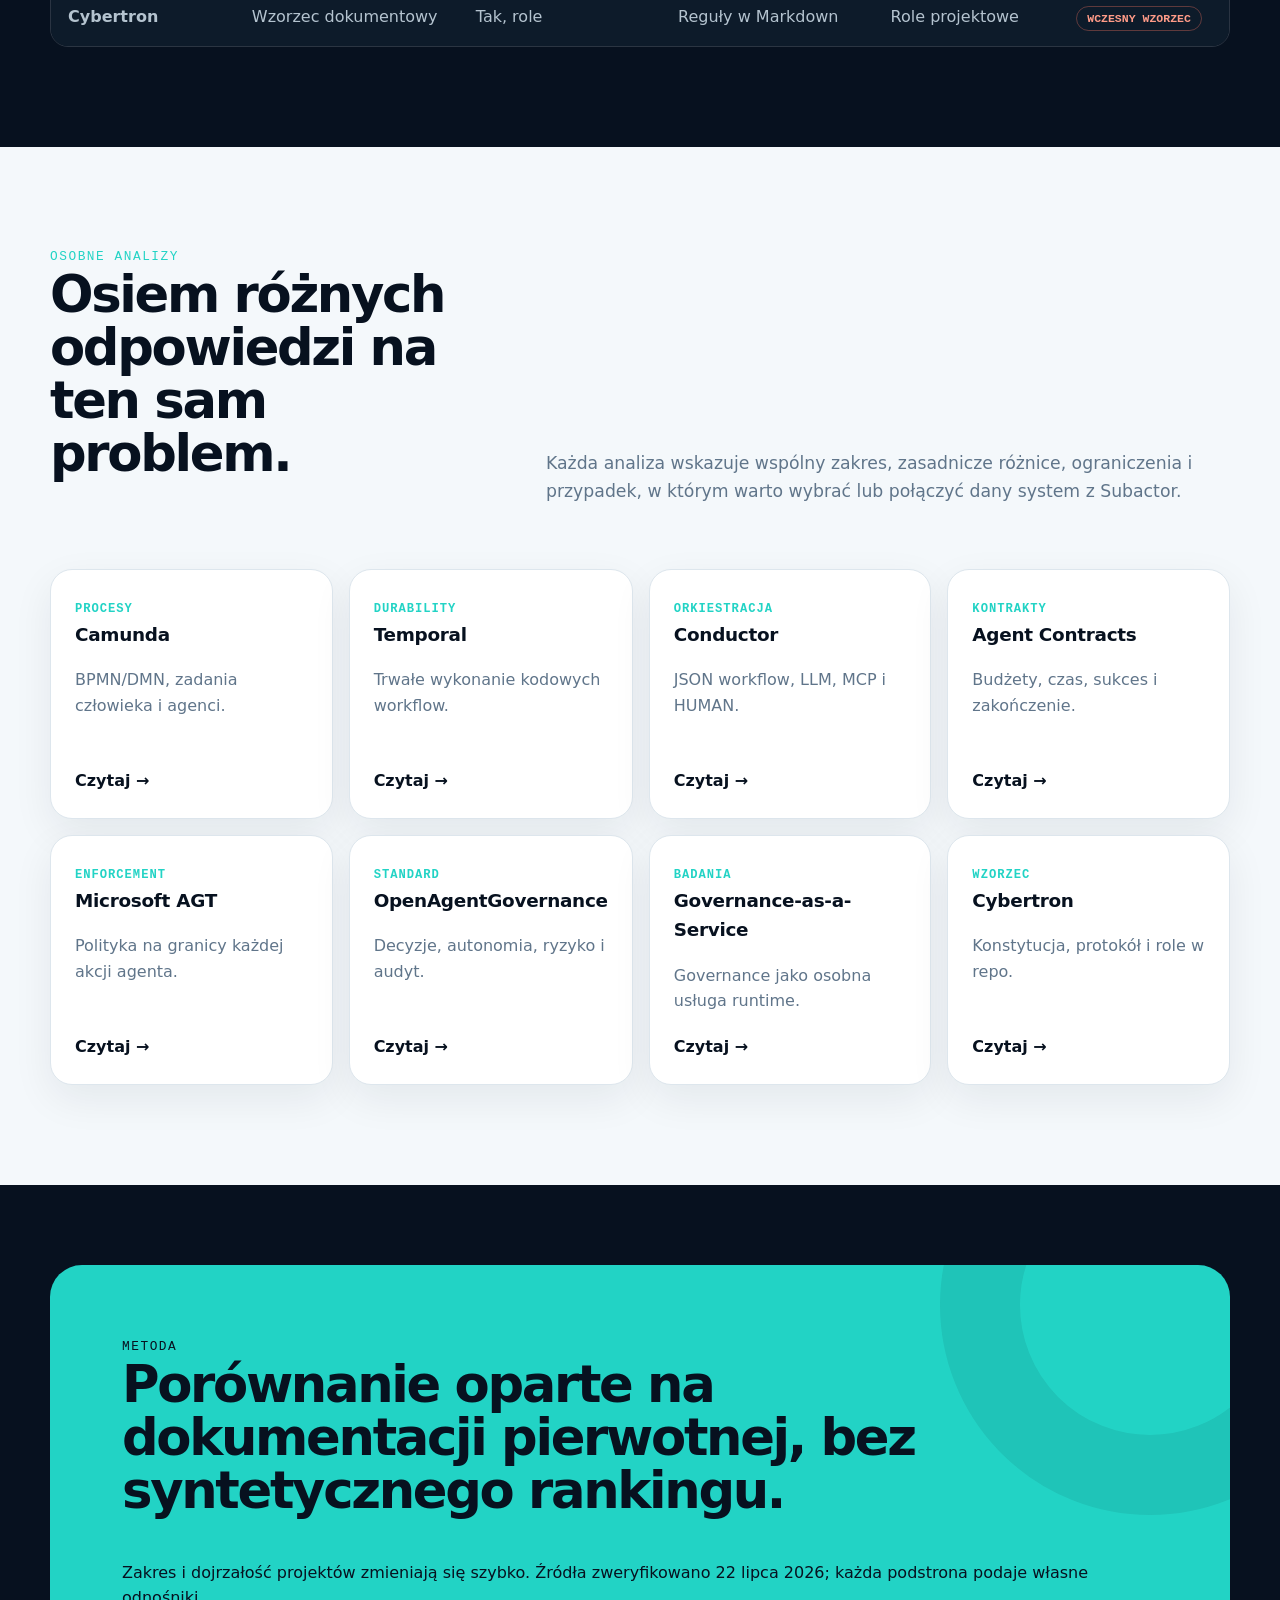
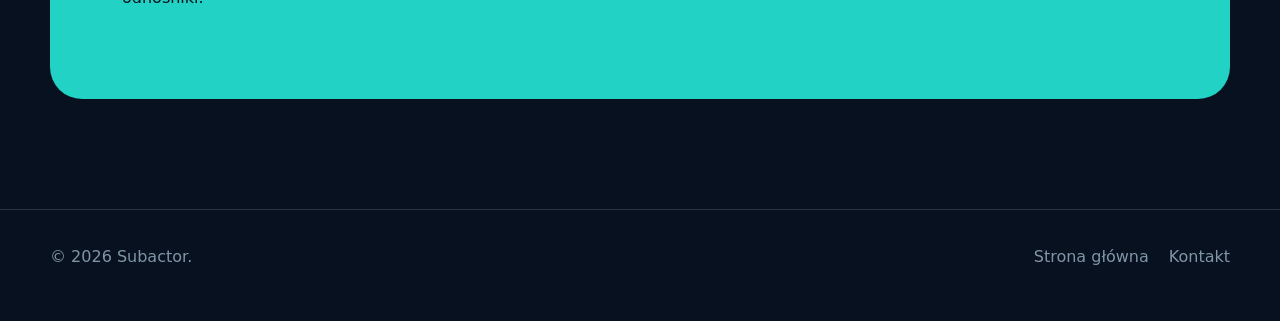
<file: pl/porownanie/index.html>
<!doctype html>
<html lang="pl">
<head>
  <meta charset="utf-8"><meta name="viewport" content="width=device-width,initial-scale=1">
  <title>Subactor a inne systemy — porównanie Organization OS</title>
  <meta name="description" content="Źródłowe porównanie Subactor z Camunda, Temporal, Conductor, Agent Contracts, Microsoft AGT, ADP, GaaS i Cybertron.">
  <link rel="canonical" href="https://subactor.com/pl/porownanie/"><link rel="icon" href="../../assets/brand/favicon.svg"><link rel="stylesheet" href="../../assets/css/styles.css">
</head>
<body>
<header class="nav"><div class="container nav-inner"><a class="brand" href="../../"><img src="../../assets/brand/subactor-horizontal-inverse.svg" alt="Subactor"></a><nav class="nav-links" data-nav-links><a href="../">Strona główna</a><a href="#matrix">Macierz</a><a href="#systems">Systemy</a><a href="mailto:hello@subactor.com">Kontakt</a></nav><div class="nav-actions"><a class="lang" href="../../">EN</a><button class="menu-button" data-menu aria-expanded="false" aria-label="Otwórz menu">☰</button></div></div></header>
<main>
  <section class="compare-hero"><div class="container"><div class="breadcrumbs"><a href="../">Subactor</a><span>/</span><span>Porównanie systemów</span></div><div class="eyebrow" style="margin-top:28px">ANALIZA ŹRÓDŁOWA · 22.07.2026</div><h1>Organizacyjny OS z kontraktami dla ludzi i maszyn.</h1><p>Nie ma dziś jednego odpowiednika Subactor 1:1. Najbliższe możliwości są rozdzielone między silniki procesów, durable execution, formalne kontrakty agentów i warstwy governance. Porównujemy zakres, a nie marketingowe etykiety.</p></div></section>
  <section class="section"><div class="container">
    <div class="verdict"><strong>Najważniejszy wniosek</strong><p>Camunda jest najbliżej formalnego procesu ludzi i systemów; Temporal i Conductor są najmocniejsze jako trwałe runtime'y; Agent Contracts, Microsoft AGT i ADP dostarczają wyspecjalizowane mechanizmy governance. Subactor łączy te klasy z domenowymi rekordami organizacji, routingiem odpowiedzialności i dowodem wyniku.</p></div>
    <h2 id="matrix">Macierz zakresu</h2>
    <p class="notice">Ocena oznacza deklarowany zakres produktu lub projektu, nie niezależny benchmark jakości. „Częściowo” często oznacza, że funkcję trzeba zbudować w kodzie workflow albo dołączyć jako osobny komponent.</p>
    <div class="matrix-wrap"><table class="matrix">
      <thead><tr><th>System</th><th>Klasa</th><th>Ludzie + maszyny</th><th>Governance akcji</th><th>Domeny organizacji</th><th>Stan</th></tr></thead>
      <tbody>
        <tr><td><a href="camunda/"><strong>Camunda</strong></a></td><td>BPMN/DMN</td><td>Tak</td><td>Proces i autoryzacja</td><td>Do zbudowania</td><td><span class="status-pill">produkt</span></td></tr>
        <tr><td><a href="temporal/"><strong>Temporal</strong></a></td><td>Durable execution</td><td>Częściowo, w kodzie</td><td>Do zbudowania</td><td>Do zbudowania</td><td><span class="status-pill">produkt</span></td></tr>
        <tr><td><a href="conductor/"><strong>Conductor</strong></a></td><td>Workflow runtime</td><td>Tak, zadanie HUMAN</td><td>Gates i historia</td><td>Do zbudowania</td><td><span class="status-pill">OSS</span></td></tr>
        <tr><td><a href="agent-contracts/"><strong>Agent Contracts</strong></a></td><td>Kontrakty zasobowe</td><td>Agenci</td><td>Budżety i lifecycle</td><td>Nie</td><td><span class="status-pill preview">wczesny OSS</span></td></tr>
        <tr><td><a href="microsoft-agent-governance-toolkit/"><strong>Microsoft AGT</strong></a></td><td>Runtime governance</td><td>Agenci + approvers</td><td>Tak, deterministyczne</td><td>Nie</td><td><span class="status-pill preview">public preview</span></td></tr>
        <tr><td><a href="openagentgovernance/"><strong>ADP</strong></a></td><td>Standard decyzji</td><td>Agenci + approvers</td><td>Macierz autoryzacji</td><td>Rejestr agentów</td><td><span class="status-pill preview">otwarty standard</span></td></tr>
        <tr><td><a href="governance-as-a-service/"><strong>GaaS</strong></a></td><td>Framework polityk</td><td>Głównie agenci</td><td>Intercepcja runtime</td><td>Nie</td><td><span class="status-pill preview">badania</span></td></tr>
        <tr><td><a href="cybertron/"><strong>Cybertron</strong></a></td><td>Wzorzec dokumentowy</td><td>Tak, role</td><td>Reguły w Markdown</td><td>Role projektowe</td><td><span class="status-pill preview">wczesny wzorzec</span></td></tr>
      </tbody>
    </table></div>
  </div></section>
  <section id="systems" class="section alt"><div class="container"><div class="section-head"><div><div class="eyebrow">OSOBNE ANALIZY</div><h2>Osiem różnych odpowiedzi na ten sam problem.</h2></div><p>Każda analiza wskazuje wspólny zakres, zasadnicze różnice, ograniczenia i przypadek, w którym warto wybrać lub połączyć dany system z Subactor.</p></div><div class="compare-grid">
    <a class="card compare-card" href="camunda/"><div><span class="category">Procesy</span><h3>Camunda</h3><p>BPMN/DMN, zadania człowieka i agenci.</p></div><span class="arrow">Czytaj →</span></a>
    <a class="card compare-card" href="temporal/"><div><span class="category">Durability</span><h3>Temporal</h3><p>Trwałe wykonanie kodowych workflow.</p></div><span class="arrow">Czytaj →</span></a>
    <a class="card compare-card" href="conductor/"><div><span class="category">Orkiestracja</span><h3>Conductor</h3><p>JSON workflow, LLM, MCP i HUMAN.</p></div><span class="arrow">Czytaj →</span></a>
    <a class="card compare-card" href="agent-contracts/"><div><span class="category">Kontrakty</span><h3>Agent Contracts</h3><p>Budżety, czas, sukces i zakończenie.</p></div><span class="arrow">Czytaj →</span></a>
    <a class="card compare-card" href="microsoft-agent-governance-toolkit/"><div><span class="category">Enforcement</span><h3>Microsoft AGT</h3><p>Polityka na granicy każdej akcji agenta.</p></div><span class="arrow">Czytaj →</span></a>
    <a class="card compare-card" href="openagentgovernance/"><div><span class="category">Standard</span><h3>OpenAgentGovernance</h3><p>Decyzje, autonomia, ryzyko i audyt.</p></div><span class="arrow">Czytaj →</span></a>
    <a class="card compare-card" href="governance-as-a-service/"><div><span class="category">Badania</span><h3>Governance-as-a-Service</h3><p>Governance jako osobna usługa runtime.</p></div><span class="arrow">Czytaj →</span></a>
    <a class="card compare-card" href="cybertron/"><div><span class="category">Wzorzec</span><h3>Cybertron</h3><p>Konstytucja, protokół i role w repo.</p></div><span class="arrow">Czytaj →</span></a>
  </div></div></section>
  <section class="cta"><div class="container"><div class="cta-box"><div class="eyebrow" style="color:#07111F">METODA</div><h2>Porównanie oparte na dokumentacji pierwotnej, bez syntetycznego rankingu.</h2><p>Zakres i dojrzałość projektów zmieniają się szybko. Źródła zweryfikowano 22 lipca 2026; każda podstrona podaje własne odnośniki.</p></div></div></section>
</main>
<footer><div class="container footer-grid"><div>© <span data-year></span> Subactor.</div><div class="footer-links"><a href="../">Strona główna</a><a href="mailto:hello@subactor.com">Kontakt</a></div></div></footer><script src="../../assets/js/app.js" defer></script>
</body></html>
</file>
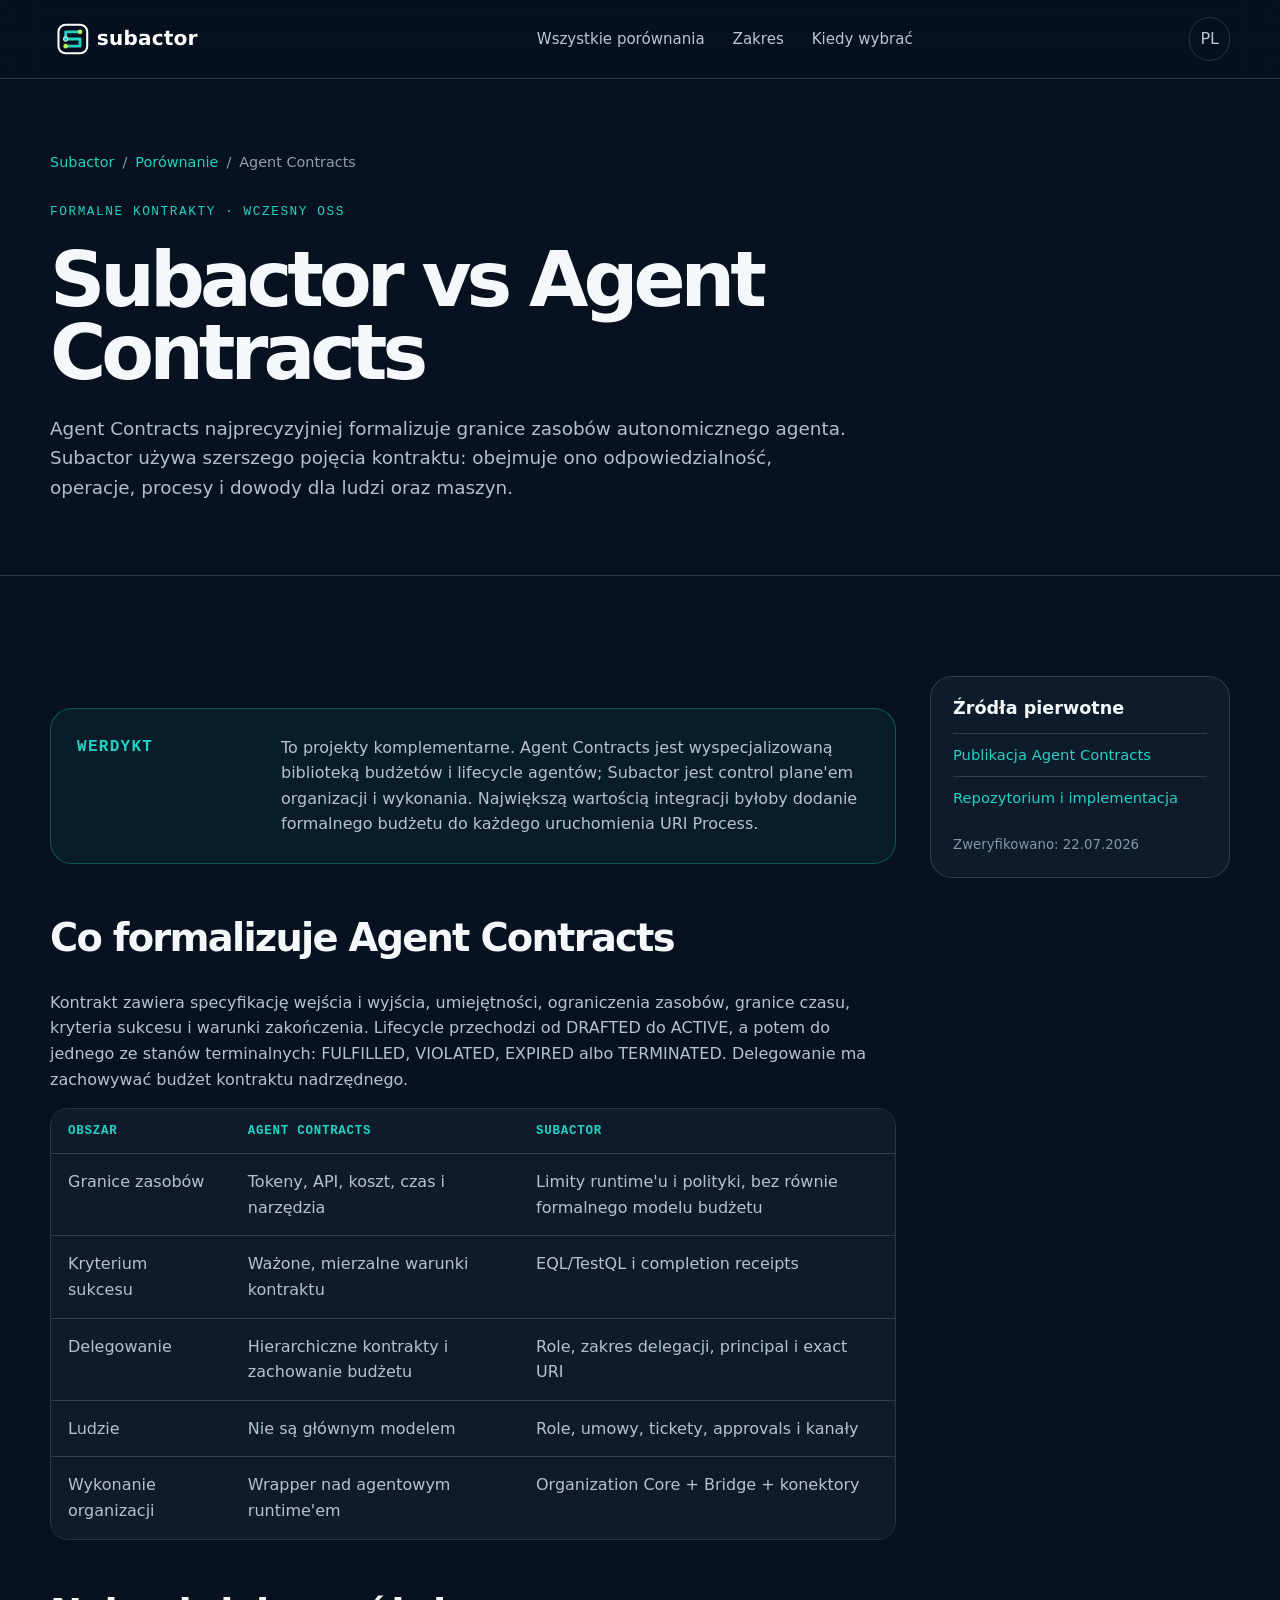
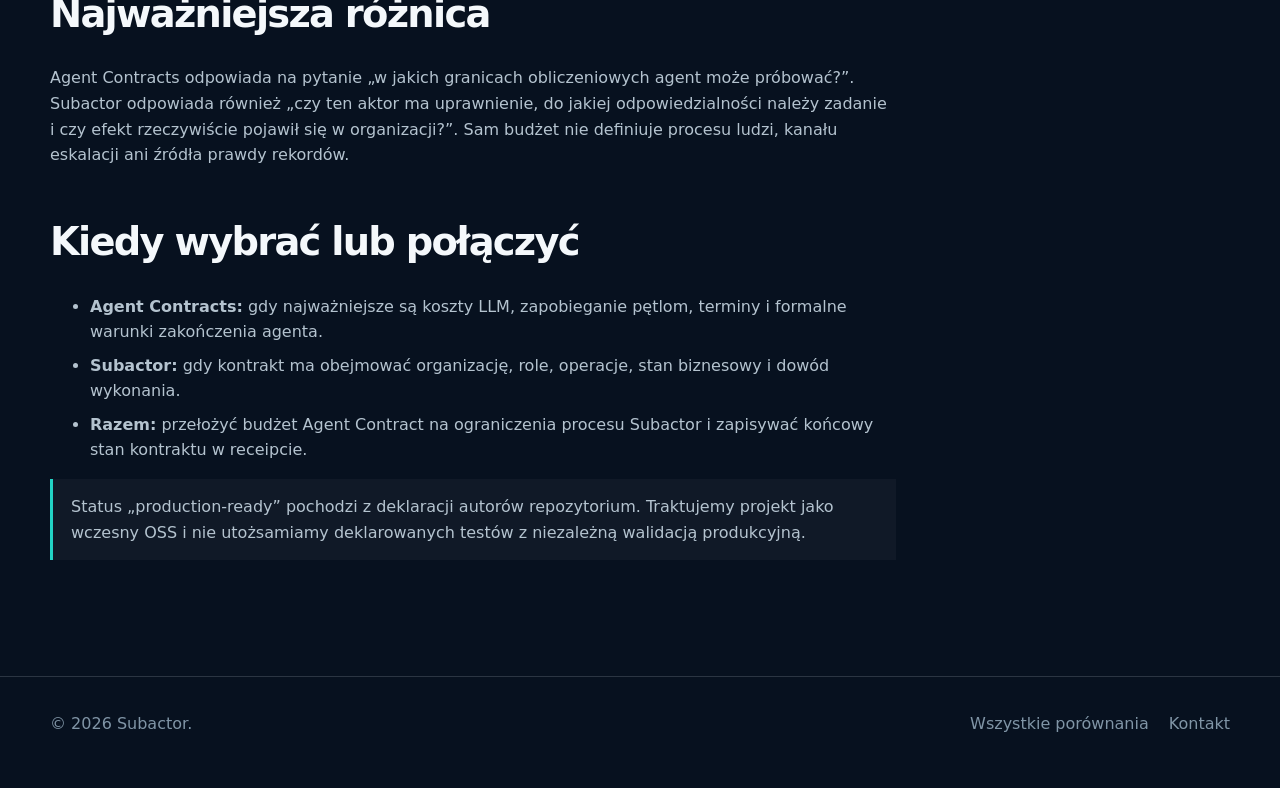
<file: pl/porownanie/agent-contracts/index.html>
<!doctype html><html lang="pl"><head><meta charset="utf-8"><meta name="viewport" content="width=device-width,initial-scale=1"><title>Subactor vs Agent Contracts — szczegółowe porównanie</title><meta name="description" content="Subactor i Agent Contracts: budżety agentów, granice czasu, lifecycle, kryteria sukcesu i kontrakty organizacyjne."><link rel="canonical" href="https://subactor.com/pl/porownanie/agent-contracts/"><link rel="icon" href="../../../assets/brand/favicon.svg"><link rel="stylesheet" href="../../../assets/css/styles.css"></head><body>
<header class="nav"><div class="container nav-inner"><a class="brand" href="../../../"><img src="../../../assets/brand/subactor-horizontal-inverse.svg" alt="Subactor"></a><nav class="nav-links" data-nav-links><a href="../">Wszystkie porównania</a><a href="#zakres">Zakres</a><a href="#wybor">Kiedy wybrać</a></nav><div class="nav-actions"><a class="lang" href="../../">PL</a><button class="menu-button" data-menu aria-expanded="false" aria-label="Otwórz menu">☰</button></div></div></header>
<main><section class="compare-hero"><div class="container"><div class="breadcrumbs"><a href="../../">Subactor</a><span>/</span><a href="../">Porównanie</a><span>/</span><span>Agent Contracts</span></div><div class="eyebrow" style="margin-top:28px">FORMALNE KONTRAKTY · WCZESNY OSS</div><h1>Subactor vs Agent Contracts</h1><p>Agent Contracts najprecyzyjniej formalizuje granice zasobów autonomicznego agenta. Subactor używa szerszego pojęcia kontraktu: obejmuje ono odpowiedzialność, operacje, procesy i dowody dla ludzi oraz maszyn.</p></div></section>
<section class="section"><div class="container comparison-layout"><article class="comparison-body">
  <div class="verdict"><strong>Werdykt</strong><p>To projekty komplementarne. Agent Contracts jest wyspecjalizowaną biblioteką budżetów i lifecycle agentów; Subactor jest control plane'em organizacji i wykonania. Największą wartością integracji byłoby dodanie formalnego budżetu do każdego uruchomienia URI Process.</p></div>
  <h2 id="zakres">Co formalizuje Agent Contracts</h2><p>Kontrakt zawiera specyfikację wejścia i wyjścia, umiejętności, ograniczenia zasobów, granice czasu, kryteria sukcesu i warunki zakończenia. Lifecycle przechodzi od DRAFTED do ACTIVE, a potem do jednego ze stanów terminalnych: FULFILLED, VIOLATED, EXPIRED albo TERMINATED. Delegowanie ma zachowywać budżet kontraktu nadrzędnego.</p>
  <div class="matrix-wrap"><table class="matrix"><thead><tr><th>Obszar</th><th>Agent Contracts</th><th>Subactor</th></tr></thead><tbody>
    <tr><td>Granice zasobów</td><td>Tokeny, API, koszt, czas i narzędzia</td><td>Limity runtime'u i polityki, bez równie formalnego modelu budżetu</td></tr>
    <tr><td>Kryterium sukcesu</td><td>Ważone, mierzalne warunki kontraktu</td><td>EQL/TestQL i completion receipts</td></tr>
    <tr><td>Delegowanie</td><td>Hierarchiczne kontrakty i zachowanie budżetu</td><td>Role, zakres delegacji, principal i exact URI</td></tr>
    <tr><td>Ludzie</td><td>Nie są głównym modelem</td><td>Role, umowy, tickety, approvals i kanały</td></tr>
    <tr><td>Wykonanie organizacji</td><td>Wrapper nad agentowym runtime'em</td><td>Organization Core + Bridge + konektory</td></tr>
  </tbody></table></div>
  <h2>Najważniejsza różnica</h2><p>Agent Contracts odpowiada na pytanie „w jakich granicach obliczeniowych agent może próbować?”. Subactor odpowiada również „czy ten aktor ma uprawnienie, do jakiej odpowiedzialności należy zadanie i czy efekt rzeczywiście pojawił się w organizacji?”. Sam budżet nie definiuje procesu ludzi, kanału eskalacji ani źródła prawdy rekordów.</p>
  <h2 id="wybor">Kiedy wybrać lub połączyć</h2><ul><li><strong>Agent Contracts:</strong> gdy najważniejsze są koszty LLM, zapobieganie pętlom, terminy i formalne warunki zakończenia agenta.</li><li><strong>Subactor:</strong> gdy kontrakt ma obejmować organizację, role, operacje, stan biznesowy i dowód wykonania.</li><li><strong>Razem:</strong> przełożyć budżet Agent Contract na ograniczenia procesu Subactor i zapisywać końcowy stan kontraktu w receipcie.</li></ul>
  <p class="notice">Status „production-ready” pochodzi z deklaracji autorów repozytorium. Traktujemy projekt jako wczesny OSS i nie utożsamiamy deklarowanych testów z niezależną walidacją produkcyjną.</p>
</article><aside class="source-panel"><h2>Źródła pierwotne</h2><a href="https://arxiv.org/abs/2601.08815" rel="noopener">Publikacja Agent Contracts</a><a href="https://github.com/flyersworder/agent-contracts" rel="noopener">Repozytorium i implementacja</a><small>Zweryfikowano: 22.07.2026</small></aside></div></section></main>
<footer><div class="container footer-grid"><div>© <span data-year></span> Subactor.</div><div class="footer-links"><a href="../">Wszystkie porównania</a><a href="mailto:hello@subactor.com">Kontakt</a></div></div></footer><script src="../../../assets/js/app.js" defer></script></body></html>
</file>
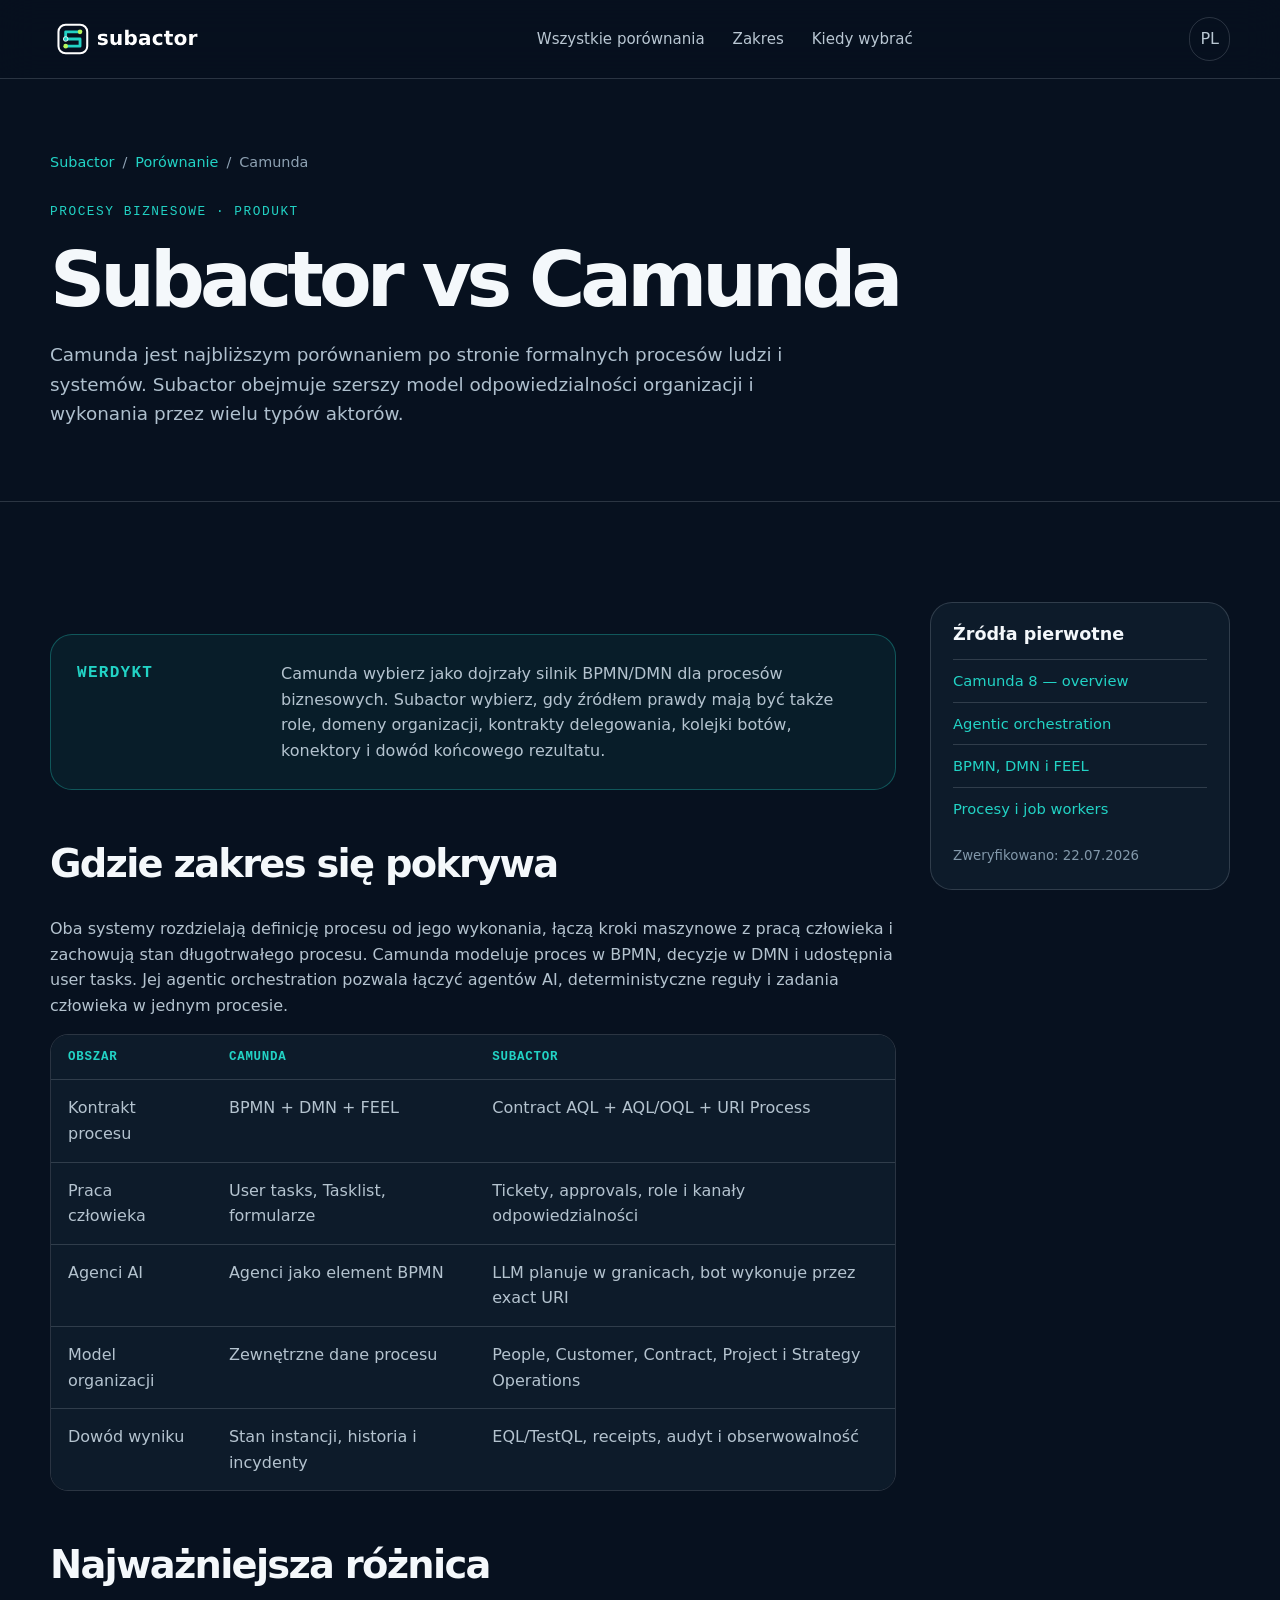
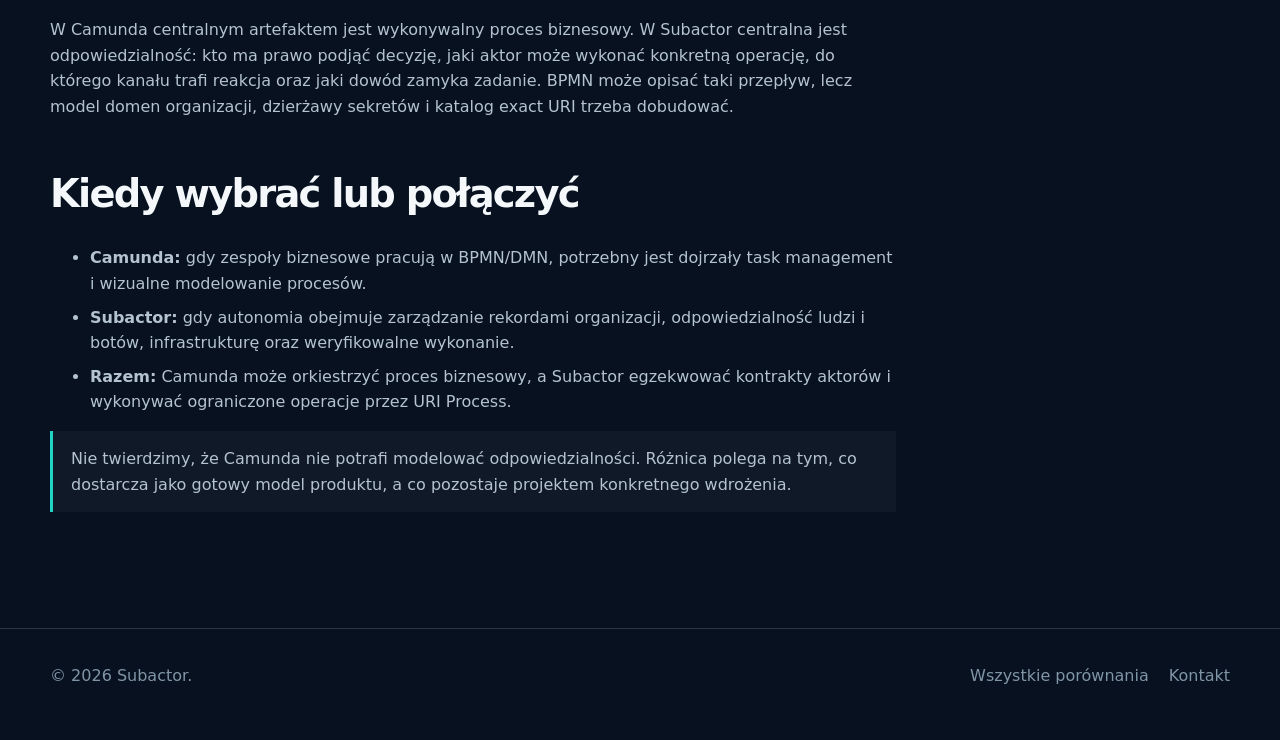
<file: pl/porownanie/camunda/index.html>
<!doctype html><html lang="pl"><head><meta charset="utf-8"><meta name="viewport" content="width=device-width,initial-scale=1"><title>Subactor vs Camunda — szczegółowe porównanie</title><meta name="description" content="Subactor i Camunda: kontrakty organizacyjne, BPMN/DMN, zadania ludzi, agenci, wykonanie i dowody."><link rel="canonical" href="https://subactor.com/pl/porownanie/camunda/"><link rel="icon" href="../../../assets/brand/favicon.svg"><link rel="stylesheet" href="../../../assets/css/styles.css"></head><body>
<header class="nav"><div class="container nav-inner"><a class="brand" href="../../../"><img src="../../../assets/brand/subactor-horizontal-inverse.svg" alt="Subactor"></a><nav class="nav-links" data-nav-links><a href="../">Wszystkie porównania</a><a href="#zakres">Zakres</a><a href="#wybor">Kiedy wybrać</a></nav><div class="nav-actions"><a class="lang" href="../../">PL</a><button class="menu-button" data-menu aria-expanded="false" aria-label="Otwórz menu">☰</button></div></div></header>
<main><section class="compare-hero"><div class="container"><div class="breadcrumbs"><a href="../../">Subactor</a><span>/</span><a href="../">Porównanie</a><span>/</span><span>Camunda</span></div><div class="eyebrow" style="margin-top:28px">PROCESY BIZNESOWE · PRODUKT</div><h1>Subactor vs Camunda</h1><p>Camunda jest najbliższym porównaniem po stronie formalnych procesów ludzi i systemów. Subactor obejmuje szerszy model odpowiedzialności organizacji i wykonania przez wielu typów aktorów.</p></div></section>
<section class="section"><div class="container comparison-layout"><article class="comparison-body">
  <div class="verdict"><strong>Werdykt</strong><p>Camunda wybierz jako dojrzały silnik BPMN/DMN dla procesów biznesowych. Subactor wybierz, gdy źródłem prawdy mają być także role, domeny organizacji, kontrakty delegowania, kolejki botów, konektory i dowód końcowego rezultatu.</p></div>
  <h2 id="zakres">Gdzie zakres się pokrywa</h2><p>Oba systemy rozdzielają definicję procesu od jego wykonania, łączą kroki maszynowe z pracą człowieka i zachowują stan długotrwałego procesu. Camunda modeluje proces w BPMN, decyzje w DMN i udostępnia user tasks. Jej agentic orchestration pozwala łączyć agentów AI, deterministyczne reguły i zadania człowieka w jednym procesie.</p>
  <div class="matrix-wrap"><table class="matrix"><thead><tr><th>Obszar</th><th>Camunda</th><th>Subactor</th></tr></thead><tbody>
    <tr><td>Kontrakt procesu</td><td>BPMN + DMN + FEEL</td><td>Contract AQL + AQL/OQL + URI Process</td></tr>
    <tr><td>Praca człowieka</td><td>User tasks, Tasklist, formularze</td><td>Tickety, approvals, role i kanały odpowiedzialności</td></tr>
    <tr><td>Agenci AI</td><td>Agenci jako element BPMN</td><td>LLM planuje w granicach, bot wykonuje przez exact URI</td></tr>
    <tr><td>Model organizacji</td><td>Zewnętrzne dane procesu</td><td>People, Customer, Contract, Project i Strategy Operations</td></tr>
    <tr><td>Dowód wyniku</td><td>Stan instancji, historia i incydenty</td><td>EQL/TestQL, receipts, audyt i obserwowalność</td></tr>
  </tbody></table></div>
  <h2>Najważniejsza różnica</h2><p>W Camunda centralnym artefaktem jest wykonywalny proces biznesowy. W Subactor centralna jest odpowiedzialność: kto ma prawo podjąć decyzję, jaki aktor może wykonać konkretną operację, do którego kanału trafi reakcja oraz jaki dowód zamyka zadanie. BPMN może opisać taki przepływ, lecz model domen organizacji, dzierżawy sekretów i katalog exact URI trzeba dobudować.</p>
  <h2 id="wybor">Kiedy wybrać lub połączyć</h2><ul><li><strong>Camunda:</strong> gdy zespoły biznesowe pracują w BPMN/DMN, potrzebny jest dojrzały task management i wizualne modelowanie procesów.</li><li><strong>Subactor:</strong> gdy autonomia obejmuje zarządzanie rekordami organizacji, odpowiedzialność ludzi i botów, infrastrukturę oraz weryfikowalne wykonanie.</li><li><strong>Razem:</strong> Camunda może orkiestrzyć proces biznesowy, a Subactor egzekwować kontrakty aktorów i wykonywać ograniczone operacje przez URI Process.</li></ul>
  <p class="notice">Nie twierdzimy, że Camunda nie potrafi modelować odpowiedzialności. Różnica polega na tym, co dostarcza jako gotowy model produktu, a co pozostaje projektem konkretnego wdrożenia.</p>
</article><aside class="source-panel"><h2>Źródła pierwotne</h2><a href="https://docs.camunda.io/docs/components/concepts/concepts-overview/" rel="noopener">Camunda 8 — overview</a><a href="https://docs.camunda.io/docs/components/agentic-orchestration/agentic-orchestration-overview/" rel="noopener">Agentic orchestration</a><a href="https://docs.camunda.io/docs/components/concepts/bpmn-dmn-feel/" rel="noopener">BPMN, DMN i FEEL</a><a href="https://docs.camunda.io/docs/components/concepts/processes/" rel="noopener">Procesy i job workers</a><small>Zweryfikowano: 22.07.2026</small></aside></div></section></main>
<footer><div class="container footer-grid"><div>© <span data-year></span> Subactor.</div><div class="footer-links"><a href="../">Wszystkie porównania</a><a href="mailto:hello@subactor.com">Kontakt</a></div></div></footer><script src="../../../assets/js/app.js" defer></script></body></html>
</file>
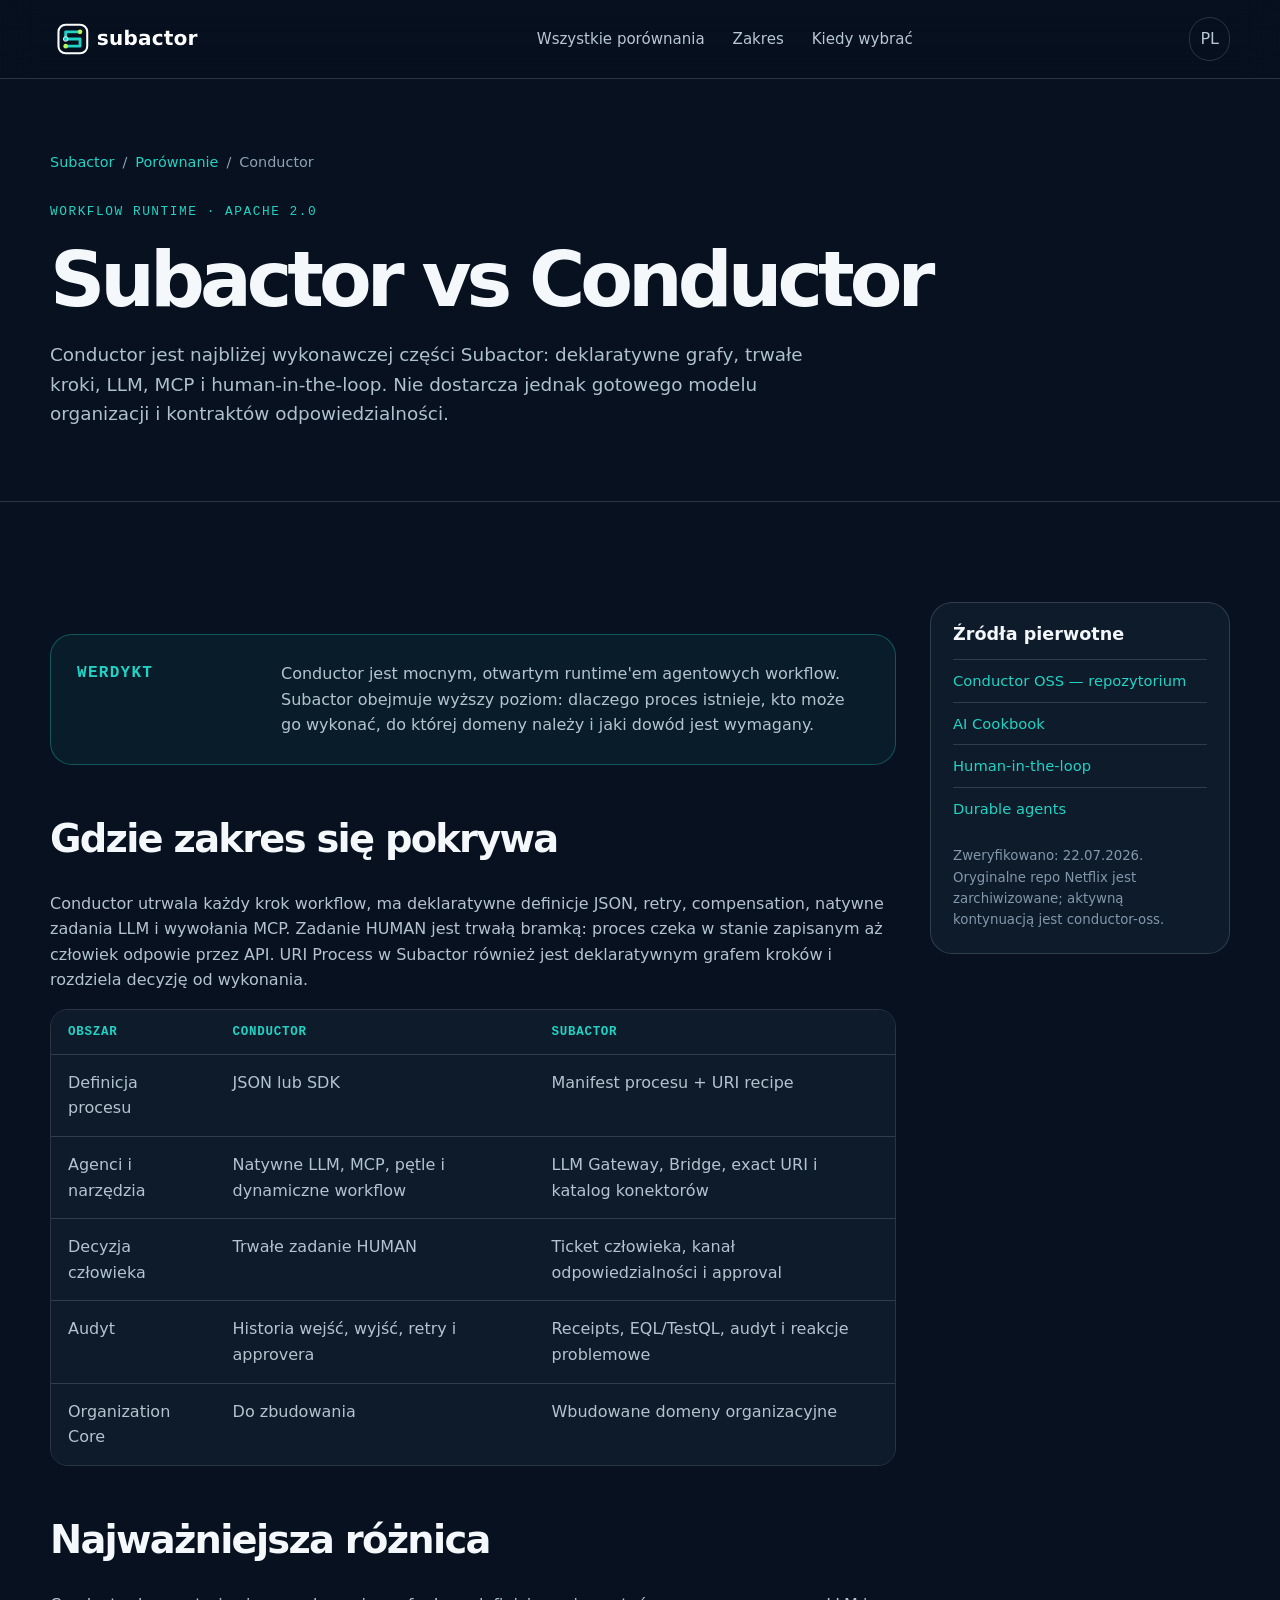
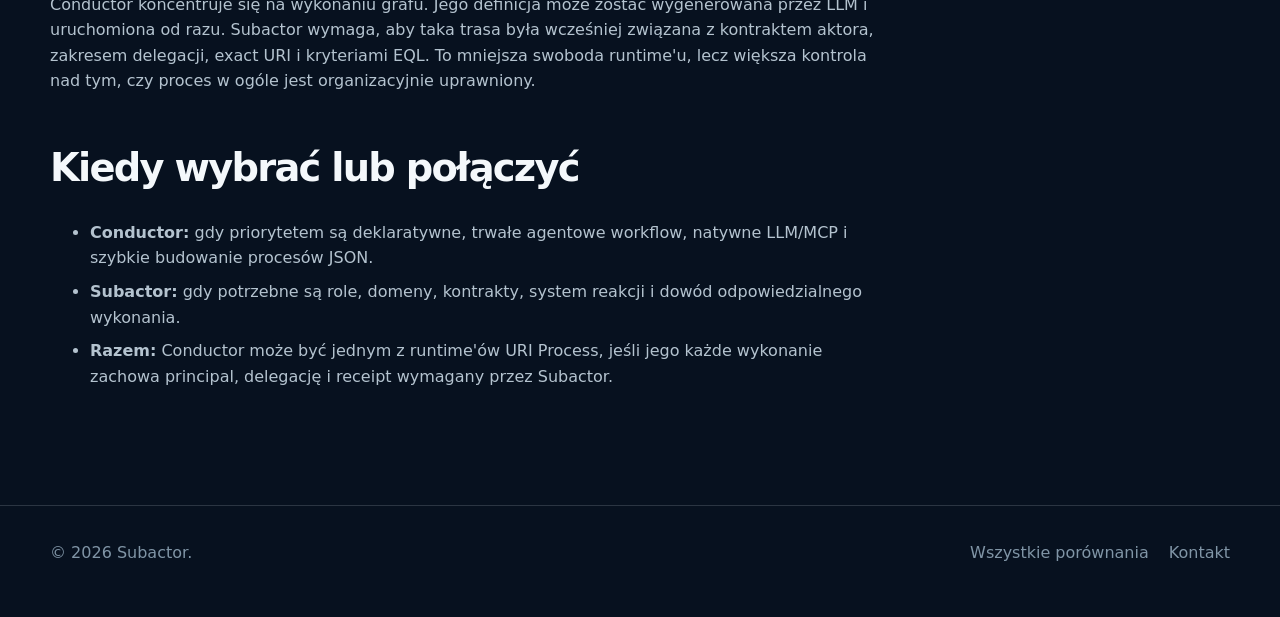
<file: pl/porownanie/conductor/index.html>
<!doctype html><html lang="pl"><head><meta charset="utf-8"><meta name="viewport" content="width=device-width,initial-scale=1"><title>Subactor vs Conductor — szczegółowe porównanie</title><meta name="description" content="Subactor i Conductor: deklaratywne workflow, trwałe zadania ludzi, LLM, MCP, kontrakty i Organization OS."><link rel="canonical" href="https://subactor.com/pl/porownanie/conductor/"><link rel="icon" href="../../../assets/brand/favicon.svg"><link rel="stylesheet" href="../../../assets/css/styles.css"></head><body>
<header class="nav"><div class="container nav-inner"><a class="brand" href="../../../"><img src="../../../assets/brand/subactor-horizontal-inverse.svg" alt="Subactor"></a><nav class="nav-links" data-nav-links><a href="../">Wszystkie porównania</a><a href="#zakres">Zakres</a><a href="#wybor">Kiedy wybrać</a></nav><div class="nav-actions"><a class="lang" href="../../">PL</a><button class="menu-button" data-menu aria-expanded="false" aria-label="Otwórz menu">☰</button></div></div></header>
<main><section class="compare-hero"><div class="container"><div class="breadcrumbs"><a href="../../">Subactor</a><span>/</span><a href="../">Porównanie</a><span>/</span><span>Conductor</span></div><div class="eyebrow" style="margin-top:28px">WORKFLOW RUNTIME · APACHE 2.0</div><h1>Subactor vs Conductor</h1><p>Conductor jest najbliżej wykonawczej części Subactor: deklaratywne grafy, trwałe kroki, LLM, MCP i human-in-the-loop. Nie dostarcza jednak gotowego modelu organizacji i kontraktów odpowiedzialności.</p></div></section>
<section class="section"><div class="container comparison-layout"><article class="comparison-body">
  <div class="verdict"><strong>Werdykt</strong><p>Conductor jest mocnym, otwartym runtime'em agentowych workflow. Subactor obejmuje wyższy poziom: dlaczego proces istnieje, kto może go wykonać, do której domeny należy i jaki dowód jest wymagany.</p></div>
  <h2 id="zakres">Gdzie zakres się pokrywa</h2><p>Conductor utrwala każdy krok workflow, ma deklaratywne definicje JSON, retry, compensation, natywne zadania LLM i wywołania MCP. Zadanie HUMAN jest trwałą bramką: proces czeka w stanie zapisanym aż człowiek odpowie przez API. URI Process w Subactor również jest deklaratywnym grafem kroków i rozdziela decyzję od wykonania.</p>
  <div class="matrix-wrap"><table class="matrix"><thead><tr><th>Obszar</th><th>Conductor</th><th>Subactor</th></tr></thead><tbody>
    <tr><td>Definicja procesu</td><td>JSON lub SDK</td><td>Manifest procesu + URI recipe</td></tr>
    <tr><td>Agenci i narzędzia</td><td>Natywne LLM, MCP, pętle i dynamiczne workflow</td><td>LLM Gateway, Bridge, exact URI i katalog konektorów</td></tr>
    <tr><td>Decyzja człowieka</td><td>Trwałe zadanie HUMAN</td><td>Ticket człowieka, kanał odpowiedzialności i approval</td></tr>
    <tr><td>Audyt</td><td>Historia wejść, wyjść, retry i approvera</td><td>Receipts, EQL/TestQL, audyt i reakcje problemowe</td></tr>
    <tr><td>Organization Core</td><td>Do zbudowania</td><td>Wbudowane domeny organizacyjne</td></tr>
  </tbody></table></div>
  <h2>Najważniejsza różnica</h2><p>Conductor koncentruje się na wykonaniu grafu. Jego definicja może zostać wygenerowana przez LLM i uruchomiona od razu. Subactor wymaga, aby taka trasa była wcześniej związana z kontraktem aktora, zakresem delegacji, exact URI i kryteriami EQL. To mniejsza swoboda runtime'u, lecz większa kontrola nad tym, czy proces w ogóle jest organizacyjnie uprawniony.</p>
  <h2 id="wybor">Kiedy wybrać lub połączyć</h2><ul><li><strong>Conductor:</strong> gdy priorytetem są deklaratywne, trwałe agentowe workflow, natywne LLM/MCP i szybkie budowanie procesów JSON.</li><li><strong>Subactor:</strong> gdy potrzebne są role, domeny, kontrakty, system reakcji i dowód odpowiedzialnego wykonania.</li><li><strong>Razem:</strong> Conductor może być jednym z runtime'ów URI Process, jeśli jego każde wykonanie zachowa principal, delegację i receipt wymagany przez Subactor.</li></ul>
</article><aside class="source-panel"><h2>Źródła pierwotne</h2><a href="https://github.com/conductor-oss/conductor" rel="noopener">Conductor OSS — repozytorium</a><a href="https://docs.conductor-oss.org/devguide/ai/" rel="noopener">AI Cookbook</a><a href="https://docs.conductor-oss.org/devguide/ai/human-in-the-loop.html" rel="noopener">Human-in-the-loop</a><a href="https://docs.conductor-oss.org/devguide/ai/durable-agents.html" rel="noopener">Durable agents</a><small>Zweryfikowano: 22.07.2026. Oryginalne repo Netflix jest zarchiwizowane; aktywną kontynuacją jest conductor-oss.</small></aside></div></section></main>
<footer><div class="container footer-grid"><div>© <span data-year></span> Subactor.</div><div class="footer-links"><a href="../">Wszystkie porównania</a><a href="mailto:hello@subactor.com">Kontakt</a></div></div></footer><script src="../../../assets/js/app.js" defer></script></body></html>
</file>
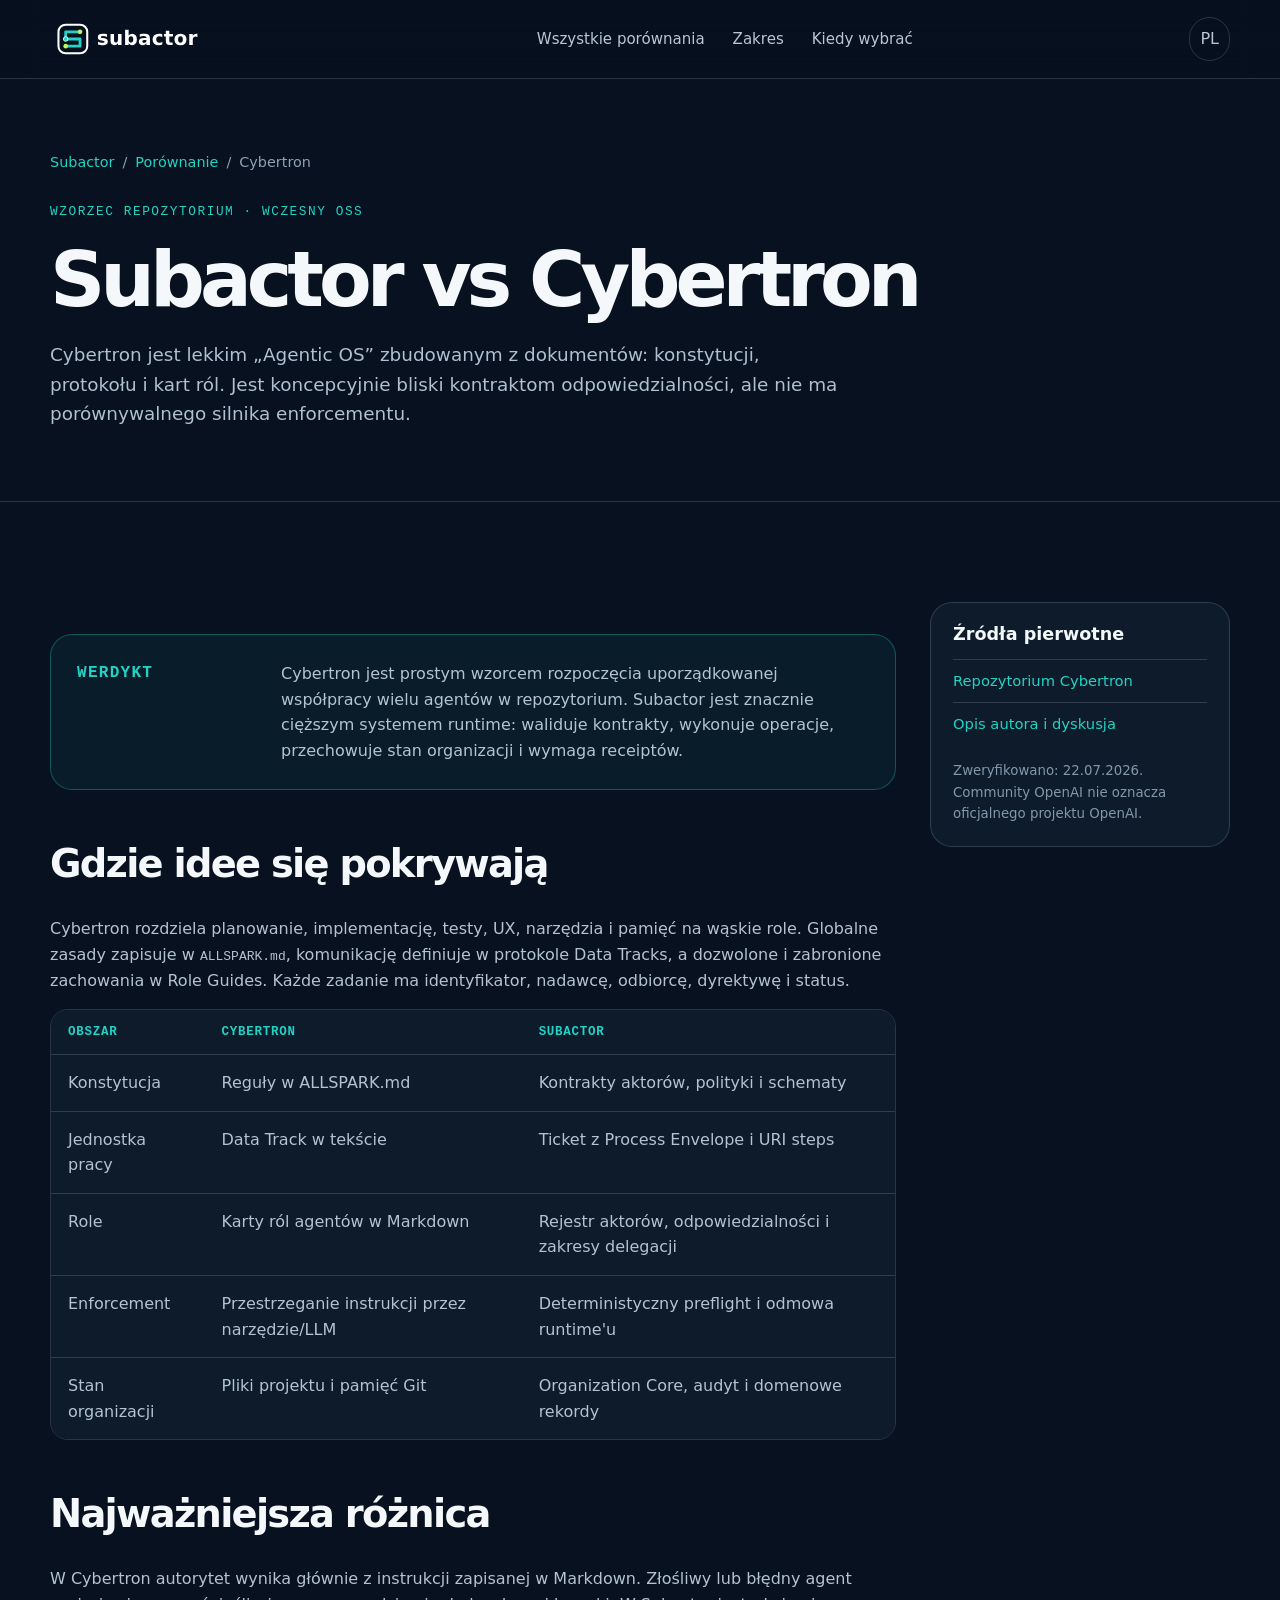
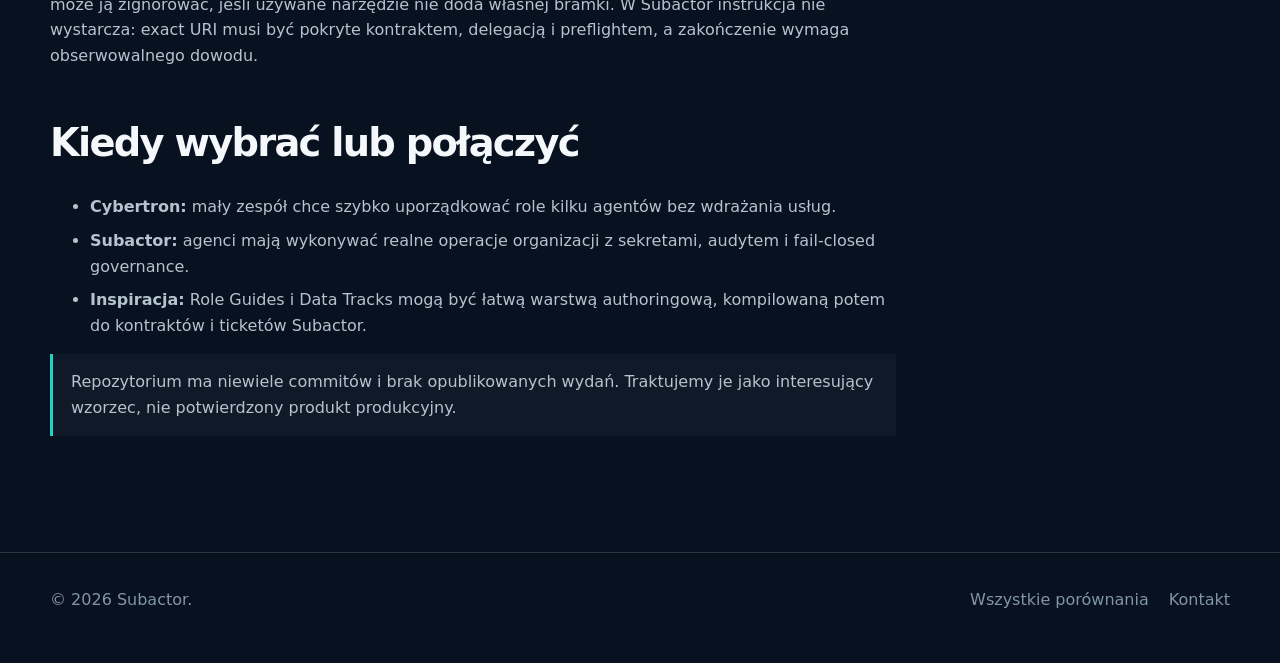
<file: pl/porownanie/cybertron/index.html>
<!doctype html><html lang="pl"><head><meta charset="utf-8"><meta name="viewport" content="width=device-width,initial-scale=1"><title>Subactor vs Cybertron Agentic AI Framework</title><meta name="description" content="Subactor i Cybertron: konstytucja agentów, role, Data Tracks, techniczny enforcement i Organization OS."><link rel="canonical" href="https://subactor.com/pl/porownanie/cybertron/"><link rel="icon" href="../../../assets/brand/favicon.svg"><link rel="stylesheet" href="../../../assets/css/styles.css"></head><body>
<header class="nav"><div class="container nav-inner"><a class="brand" href="../../../"><img src="../../../assets/brand/subactor-horizontal-inverse.svg" alt="Subactor"></a><nav class="nav-links" data-nav-links><a href="../">Wszystkie porównania</a><a href="#zakres">Zakres</a><a href="#wybor">Kiedy wybrać</a></nav><div class="nav-actions"><a class="lang" href="../../">PL</a><button class="menu-button" data-menu aria-expanded="false" aria-label="Otwórz menu">☰</button></div></div></header>
<main><section class="compare-hero"><div class="container"><div class="breadcrumbs"><a href="../../">Subactor</a><span>/</span><a href="../">Porównanie</a><span>/</span><span>Cybertron</span></div><div class="eyebrow" style="margin-top:28px">WZORZEC REPOZYTORIUM · WCZESNY OSS</div><h1>Subactor vs Cybertron</h1><p>Cybertron jest lekkim „Agentic OS” zbudowanym z dokumentów: konstytucji, protokołu i kart ról. Jest koncepcyjnie bliski kontraktom odpowiedzialności, ale nie ma porównywalnego silnika enforcementu.</p></div></section>
<section class="section"><div class="container comparison-layout"><article class="comparison-body">
  <div class="verdict"><strong>Werdykt</strong><p>Cybertron jest prostym wzorcem rozpoczęcia uporządkowanej współpracy wielu agentów w repozytorium. Subactor jest znacznie cięższym systemem runtime: waliduje kontrakty, wykonuje operacje, przechowuje stan organizacji i wymaga receiptów.</p></div>
  <h2 id="zakres">Gdzie idee się pokrywają</h2><p>Cybertron rozdziela planowanie, implementację, testy, UX, narzędzia i pamięć na wąskie role. Globalne zasady zapisuje w <code>ALLSPARK.md</code>, komunikację definiuje w protokole Data Tracks, a dozwolone i zabronione zachowania w Role Guides. Każde zadanie ma identyfikator, nadawcę, odbiorcę, dyrektywę i status.</p>
  <div class="matrix-wrap"><table class="matrix"><thead><tr><th>Obszar</th><th>Cybertron</th><th>Subactor</th></tr></thead><tbody>
    <tr><td>Konstytucja</td><td>Reguły w ALLSPARK.md</td><td>Kontrakty aktorów, polityki i schematy</td></tr>
    <tr><td>Jednostka pracy</td><td>Data Track w tekście</td><td>Ticket z Process Envelope i URI steps</td></tr>
    <tr><td>Role</td><td>Karty ról agentów w Markdown</td><td>Rejestr aktorów, odpowiedzialności i zakresy delegacji</td></tr>
    <tr><td>Enforcement</td><td>Przestrzeganie instrukcji przez narzędzie/LLM</td><td>Deterministyczny preflight i odmowa runtime'u</td></tr>
    <tr><td>Stan organizacji</td><td>Pliki projektu i pamięć Git</td><td>Organization Core, audyt i domenowe rekordy</td></tr>
  </tbody></table></div>
  <h2>Najważniejsza różnica</h2><p>W Cybertron autorytet wynika głównie z instrukcji zapisanej w Markdown. Złośliwy lub błędny agent może ją zignorować, jeśli używane narzędzie nie doda własnej bramki. W Subactor instrukcja nie wystarcza: exact URI musi być pokryte kontraktem, delegacją i preflightem, a zakończenie wymaga obserwowalnego dowodu.</p>
  <h2 id="wybor">Kiedy wybrać lub połączyć</h2><ul><li><strong>Cybertron:</strong> mały zespół chce szybko uporządkować role kilku agentów bez wdrażania usług.</li><li><strong>Subactor:</strong> agenci mają wykonywać realne operacje organizacji z sekretami, audytem i fail-closed governance.</li><li><strong>Inspiracja:</strong> Role Guides i Data Tracks mogą być łatwą warstwą authoringową, kompilowaną potem do kontraktów i ticketów Subactor.</li></ul>
  <p class="notice">Repozytorium ma niewiele commitów i brak opublikowanych wydań. Traktujemy je jako interesujący wzorzec, nie potwierdzony produkt produkcyjny.</p>
</article><aside class="source-panel"><h2>Źródła pierwotne</h2><a href="https://github.com/tairona717-code/Cybertron-Agentic-AI-Framework" rel="noopener">Repozytorium Cybertron</a><a href="https://community.openai.com/t/open-source-cybertron-a-governance-first-architecture-for-agentic-ai-systems/1370412" rel="noopener">Opis autora i dyskusja</a><small>Zweryfikowano: 22.07.2026. Community OpenAI nie oznacza oficjalnego projektu OpenAI.</small></aside></div></section></main>
<footer><div class="container footer-grid"><div>© <span data-year></span> Subactor.</div><div class="footer-links"><a href="../">Wszystkie porównania</a><a href="mailto:hello@subactor.com">Kontakt</a></div></div></footer><script src="../../../assets/js/app.js" defer></script></body></html>
</file>
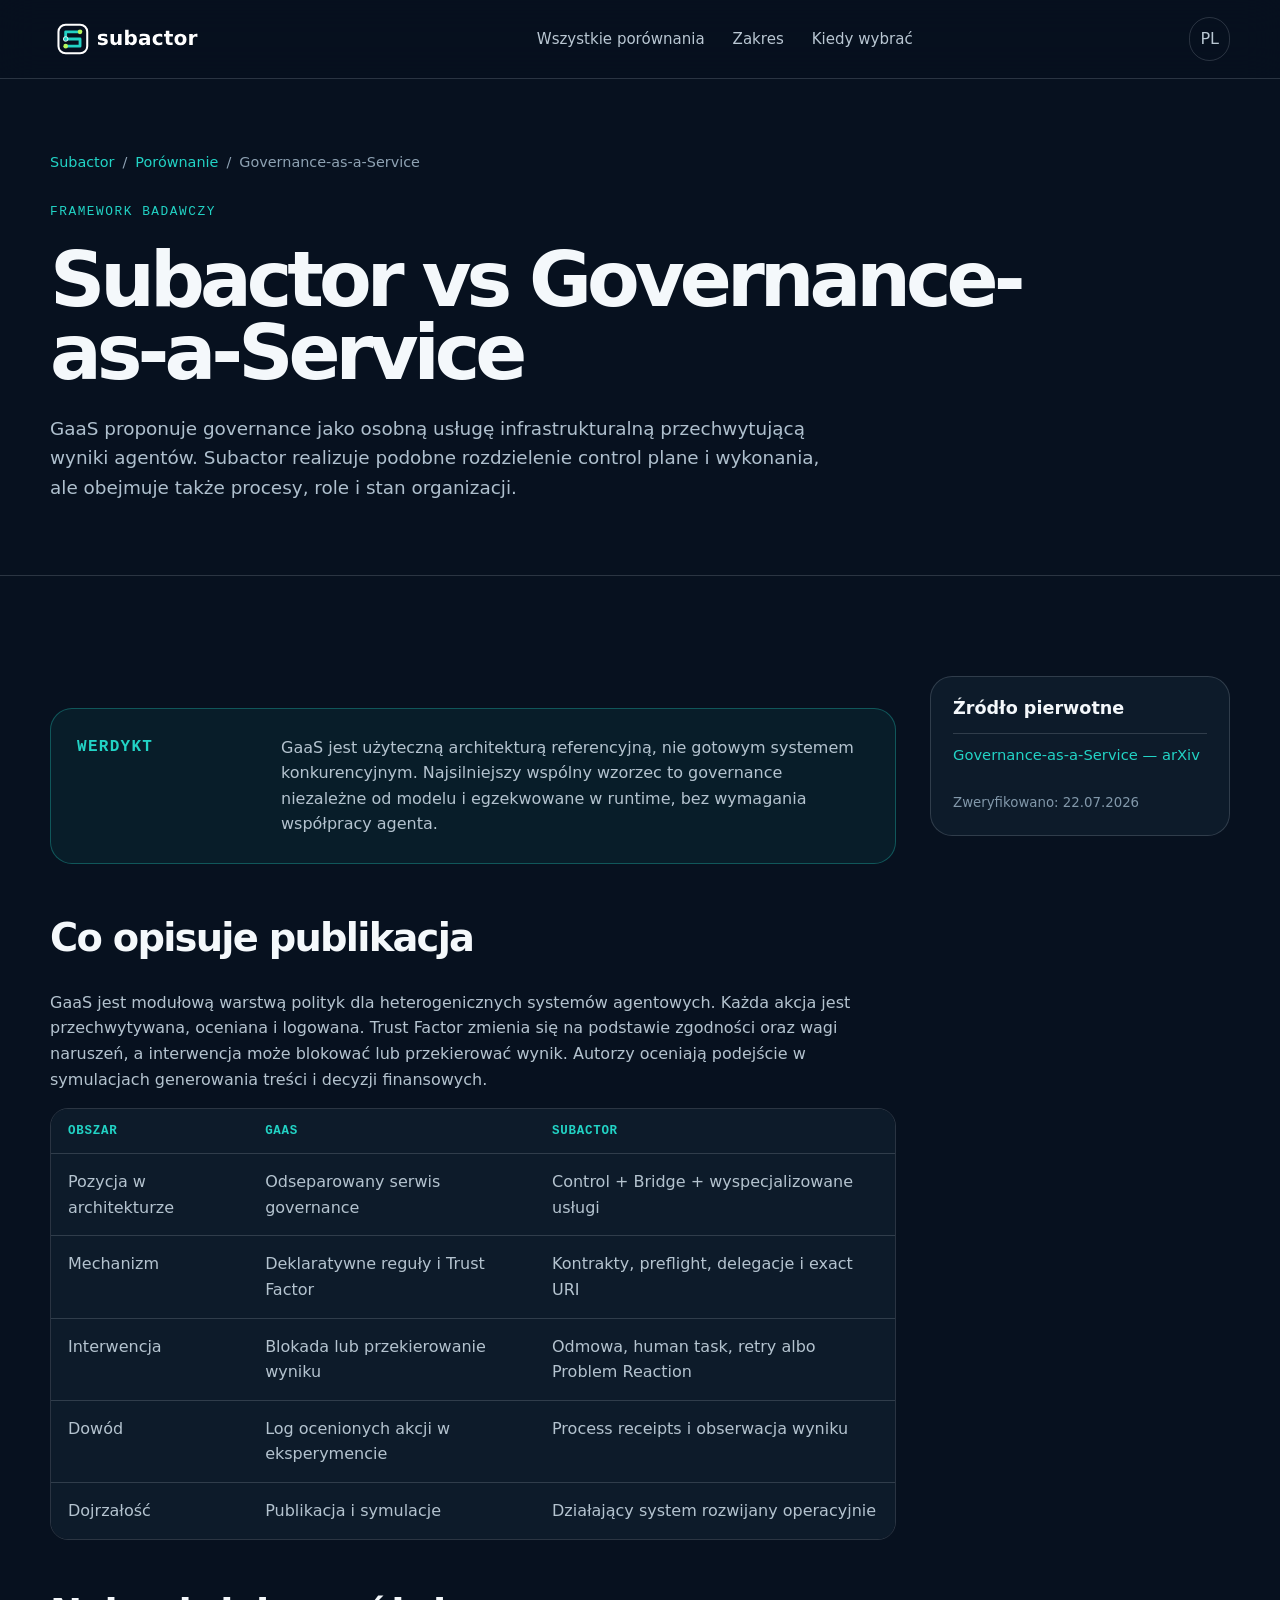
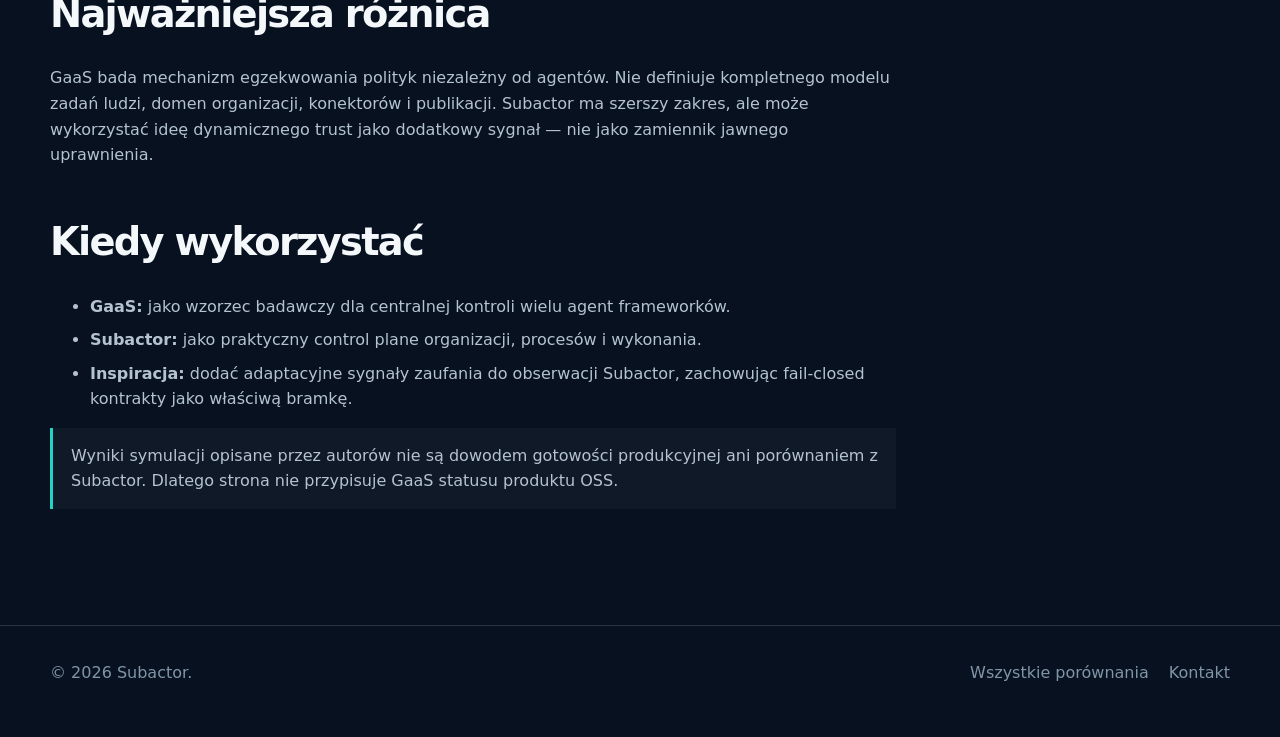
<file: pl/porownanie/governance-as-a-service/index.html>
<!doctype html><html lang="pl"><head><meta charset="utf-8"><meta name="viewport" content="width=device-width,initial-scale=1"><title>Subactor vs Governance-as-a-Service</title><meta name="description" content="Subactor i Governance-as-a-Service: odseparowane egzekwowanie polityk, trust factor, multi-agent governance i Organization OS."><link rel="canonical" href="https://subactor.com/pl/porownanie/governance-as-a-service/"><link rel="icon" href="../../../assets/brand/favicon.svg"><link rel="stylesheet" href="../../../assets/css/styles.css"></head><body>
<header class="nav"><div class="container nav-inner"><a class="brand" href="../../../"><img src="../../../assets/brand/subactor-horizontal-inverse.svg" alt="Subactor"></a><nav class="nav-links" data-nav-links><a href="../">Wszystkie porównania</a><a href="#zakres">Zakres</a><a href="#wybor">Kiedy wybrać</a></nav><div class="nav-actions"><a class="lang" href="../../">PL</a><button class="menu-button" data-menu aria-expanded="false" aria-label="Otwórz menu">☰</button></div></div></header>
<main><section class="compare-hero"><div class="container"><div class="breadcrumbs"><a href="../../">Subactor</a><span>/</span><a href="../">Porównanie</a><span>/</span><span>Governance-as-a-Service</span></div><div class="eyebrow" style="margin-top:28px">FRAMEWORK BADAWCZY</div><h1>Subactor vs Governance-as-a-Service</h1><p>GaaS proponuje governance jako osobną usługę infrastrukturalną przechwytującą wyniki agentów. Subactor realizuje podobne rozdzielenie control plane i wykonania, ale obejmuje także procesy, role i stan organizacji.</p></div></section>
<section class="section"><div class="container comparison-layout"><article class="comparison-body">
  <div class="verdict"><strong>Werdykt</strong><p>GaaS jest użyteczną architekturą referencyjną, nie gotowym systemem konkurencyjnym. Najsilniejszy wspólny wzorzec to governance niezależne od modelu i egzekwowane w runtime, bez wymagania współpracy agenta.</p></div>
  <h2 id="zakres">Co opisuje publikacja</h2><p>GaaS jest modułową warstwą polityk dla heterogenicznych systemów agentowych. Każda akcja jest przechwytywana, oceniana i logowana. Trust Factor zmienia się na podstawie zgodności oraz wagi naruszeń, a interwencja może blokować lub przekierować wynik. Autorzy oceniają podejście w symulacjach generowania treści i decyzji finansowych.</p>
  <div class="matrix-wrap"><table class="matrix"><thead><tr><th>Obszar</th><th>GaaS</th><th>Subactor</th></tr></thead><tbody>
    <tr><td>Pozycja w architekturze</td><td>Odseparowany serwis governance</td><td>Control + Bridge + wyspecjalizowane usługi</td></tr>
    <tr><td>Mechanizm</td><td>Deklaratywne reguły i Trust Factor</td><td>Kontrakty, preflight, delegacje i exact URI</td></tr>
    <tr><td>Interwencja</td><td>Blokada lub przekierowanie wyniku</td><td>Odmowa, human task, retry albo Problem Reaction</td></tr>
    <tr><td>Dowód</td><td>Log ocenionych akcji w eksperymencie</td><td>Process receipts i obserwacja wyniku</td></tr>
    <tr><td>Dojrzałość</td><td>Publikacja i symulacje</td><td>Działający system rozwijany operacyjnie</td></tr>
  </tbody></table></div>
  <h2>Najważniejsza różnica</h2><p>GaaS bada mechanizm egzekwowania polityk niezależny od agentów. Nie definiuje kompletnego modelu zadań ludzi, domen organizacji, konektorów i publikacji. Subactor ma szerszy zakres, ale może wykorzystać ideę dynamicznego trust jako dodatkowy sygnał — nie jako zamiennik jawnego uprawnienia.</p>
  <h2 id="wybor">Kiedy wykorzystać</h2><ul><li><strong>GaaS:</strong> jako wzorzec badawczy dla centralnej kontroli wielu agent frameworków.</li><li><strong>Subactor:</strong> jako praktyczny control plane organizacji, procesów i wykonania.</li><li><strong>Inspiracja:</strong> dodać adaptacyjne sygnały zaufania do obserwacji Subactor, zachowując fail-closed kontrakty jako właściwą bramkę.</li></ul>
  <p class="notice">Wyniki symulacji opisane przez autorów nie są dowodem gotowości produkcyjnej ani porównaniem z Subactor. Dlatego strona nie przypisuje GaaS statusu produktu OSS.</p>
</article><aside class="source-panel"><h2>Źródło pierwotne</h2><a href="https://arxiv.org/abs/2508.18765" rel="noopener">Governance-as-a-Service — arXiv</a><small>Zweryfikowano: 22.07.2026</small></aside></div></section></main>
<footer><div class="container footer-grid"><div>© <span data-year></span> Subactor.</div><div class="footer-links"><a href="../">Wszystkie porównania</a><a href="mailto:hello@subactor.com">Kontakt</a></div></div></footer><script src="../../../assets/js/app.js" defer></script></body></html>
</file>
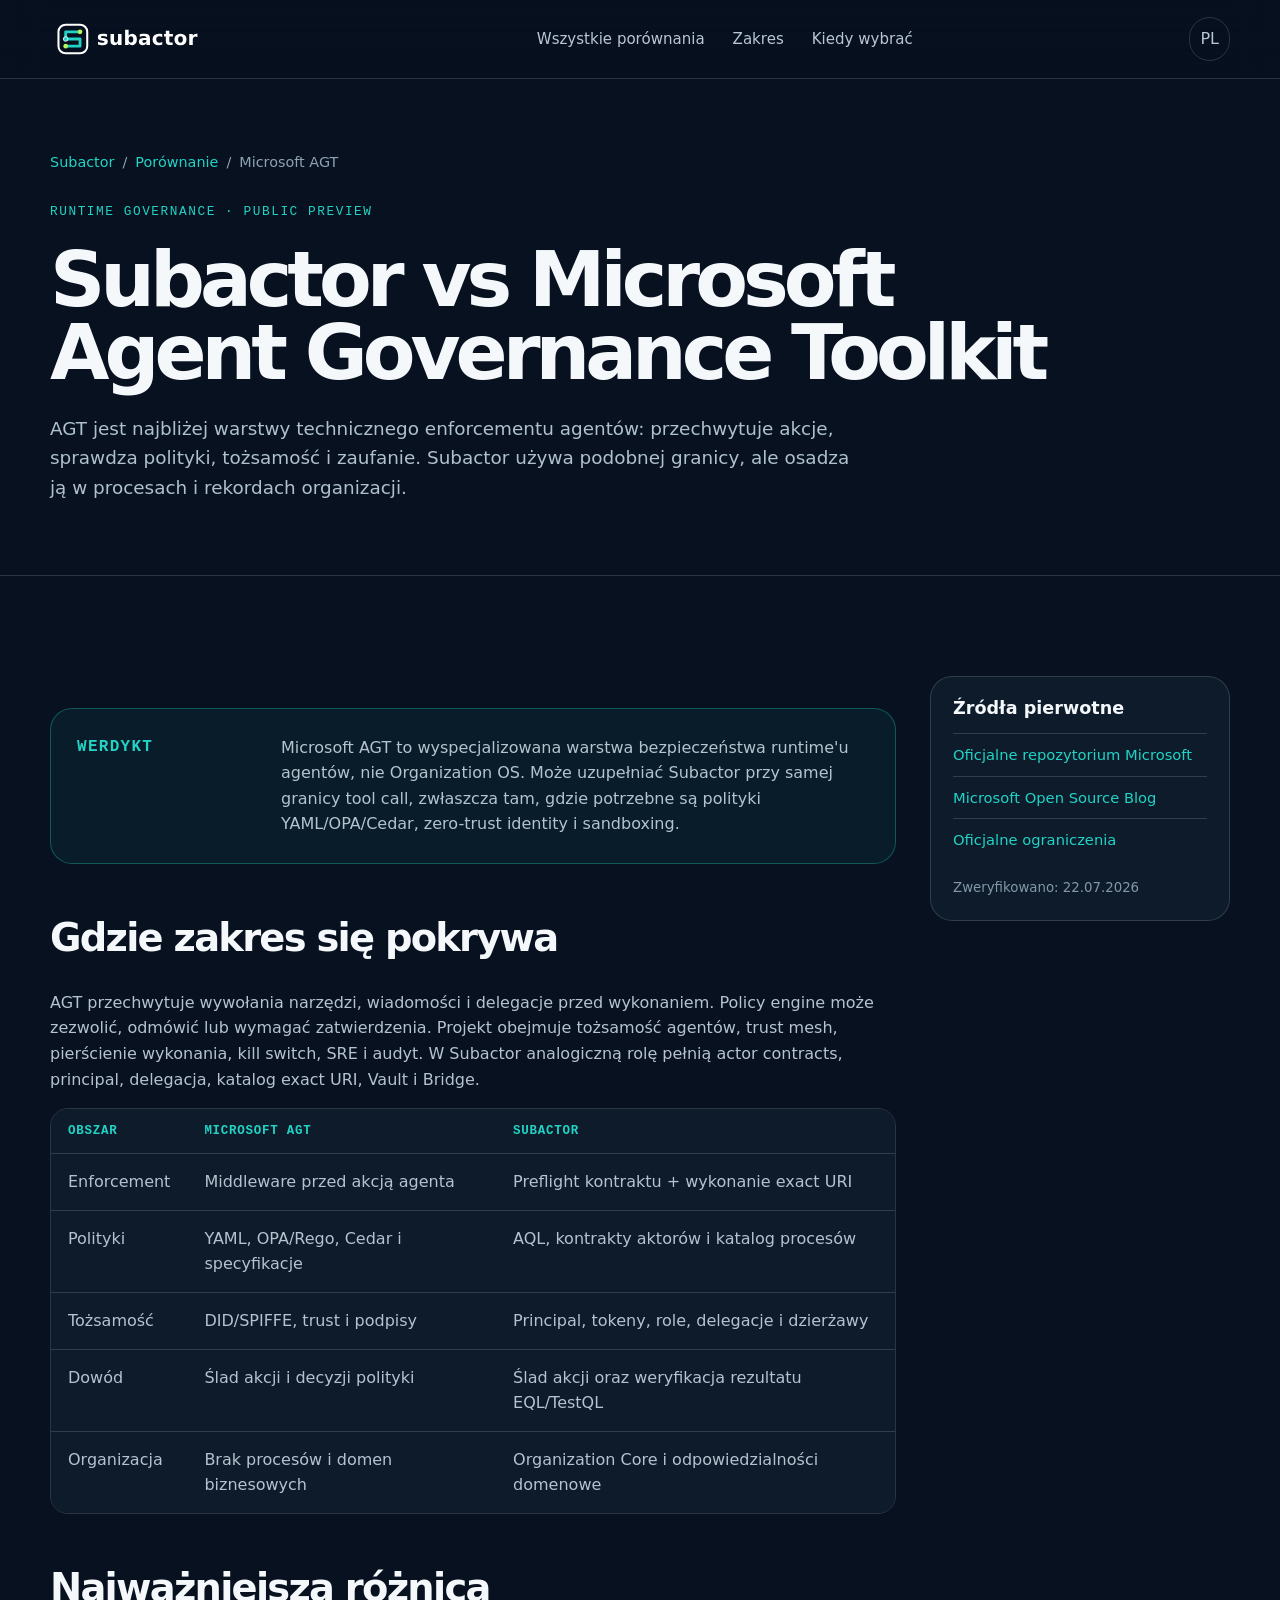
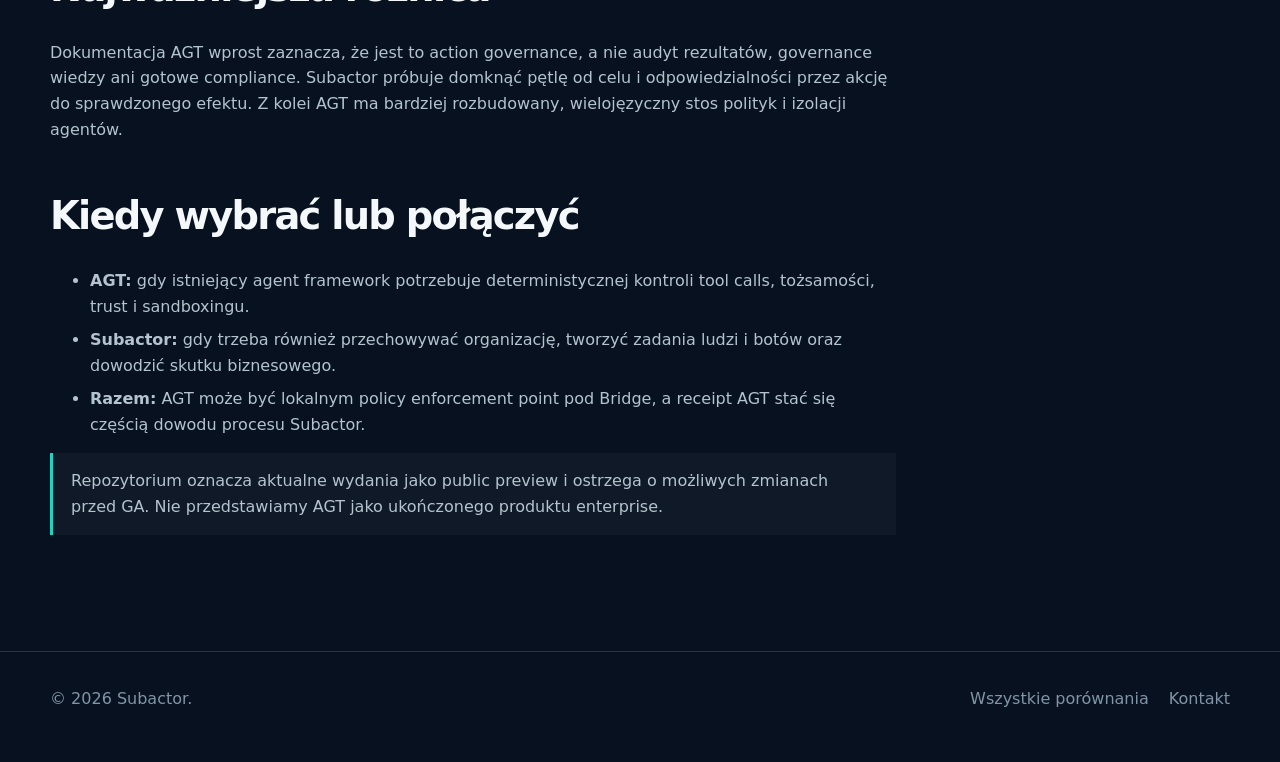
<file: pl/porownanie/microsoft-agent-governance-toolkit/index.html>
<!doctype html><html lang="pl"><head><meta charset="utf-8"><meta name="viewport" content="width=device-width,initial-scale=1"><title>Subactor vs Microsoft Agent Governance Toolkit</title><meta name="description" content="Subactor i Microsoft Agent Governance Toolkit: polityki, tożsamość, sandboxing, audyt, kontrakty i Organization OS."><link rel="canonical" href="https://subactor.com/pl/porownanie/microsoft-agent-governance-toolkit/"><link rel="icon" href="../../../assets/brand/favicon.svg"><link rel="stylesheet" href="../../../assets/css/styles.css"></head><body>
<header class="nav"><div class="container nav-inner"><a class="brand" href="../../../"><img src="../../../assets/brand/subactor-horizontal-inverse.svg" alt="Subactor"></a><nav class="nav-links" data-nav-links><a href="../">Wszystkie porównania</a><a href="#zakres">Zakres</a><a href="#wybor">Kiedy wybrać</a></nav><div class="nav-actions"><a class="lang" href="../../">PL</a><button class="menu-button" data-menu aria-expanded="false" aria-label="Otwórz menu">☰</button></div></div></header>
<main><section class="compare-hero"><div class="container"><div class="breadcrumbs"><a href="../../">Subactor</a><span>/</span><a href="../">Porównanie</a><span>/</span><span>Microsoft AGT</span></div><div class="eyebrow" style="margin-top:28px">RUNTIME GOVERNANCE · PUBLIC PREVIEW</div><h1>Subactor vs Microsoft Agent Governance Toolkit</h1><p>AGT jest najbliżej warstwy technicznego enforcementu agentów: przechwytuje akcje, sprawdza polityki, tożsamość i zaufanie. Subactor używa podobnej granicy, ale osadza ją w procesach i rekordach organizacji.</p></div></section>
<section class="section"><div class="container comparison-layout"><article class="comparison-body">
  <div class="verdict"><strong>Werdykt</strong><p>Microsoft AGT to wyspecjalizowana warstwa bezpieczeństwa runtime'u agentów, nie Organization OS. Może uzupełniać Subactor przy samej granicy tool call, zwłaszcza tam, gdzie potrzebne są polityki YAML/OPA/Cedar, zero-trust identity i sandboxing.</p></div>
  <h2 id="zakres">Gdzie zakres się pokrywa</h2><p>AGT przechwytuje wywołania narzędzi, wiadomości i delegacje przed wykonaniem. Policy engine może zezwolić, odmówić lub wymagać zatwierdzenia. Projekt obejmuje tożsamość agentów, trust mesh, pierścienie wykonania, kill switch, SRE i audyt. W Subactor analogiczną rolę pełnią actor contracts, principal, delegacja, katalog exact URI, Vault i Bridge.</p>
  <div class="matrix-wrap"><table class="matrix"><thead><tr><th>Obszar</th><th>Microsoft AGT</th><th>Subactor</th></tr></thead><tbody>
    <tr><td>Enforcement</td><td>Middleware przed akcją agenta</td><td>Preflight kontraktu + wykonanie exact URI</td></tr>
    <tr><td>Polityki</td><td>YAML, OPA/Rego, Cedar i specyfikacje</td><td>AQL, kontrakty aktorów i katalog procesów</td></tr>
    <tr><td>Tożsamość</td><td>DID/SPIFFE, trust i podpisy</td><td>Principal, tokeny, role, delegacje i dzierżawy</td></tr>
    <tr><td>Dowód</td><td>Ślad akcji i decyzji polityki</td><td>Ślad akcji oraz weryfikacja rezultatu EQL/TestQL</td></tr>
    <tr><td>Organizacja</td><td>Brak procesów i domen biznesowych</td><td>Organization Core i odpowiedzialności domenowe</td></tr>
  </tbody></table></div>
  <h2>Najważniejsza różnica</h2><p>Dokumentacja AGT wprost zaznacza, że jest to action governance, a nie audyt rezultatów, governance wiedzy ani gotowe compliance. Subactor próbuje domknąć pętlę od celu i odpowiedzialności przez akcję do sprawdzonego efektu. Z kolei AGT ma bardziej rozbudowany, wielojęzyczny stos polityk i izolacji agentów.</p>
  <h2 id="wybor">Kiedy wybrać lub połączyć</h2><ul><li><strong>AGT:</strong> gdy istniejący agent framework potrzebuje deterministycznej kontroli tool calls, tożsamości, trust i sandboxingu.</li><li><strong>Subactor:</strong> gdy trzeba również przechowywać organizację, tworzyć zadania ludzi i botów oraz dowodzić skutku biznesowego.</li><li><strong>Razem:</strong> AGT może być lokalnym policy enforcement point pod Bridge, a receipt AGT stać się częścią dowodu procesu Subactor.</li></ul>
  <p class="notice">Repozytorium oznacza aktualne wydania jako public preview i ostrzega o możliwych zmianach przed GA. Nie przedstawiamy AGT jako ukończonego produktu enterprise.</p>
</article><aside class="source-panel"><h2>Źródła pierwotne</h2><a href="https://github.com/microsoft/agent-governance-toolkit" rel="noopener">Oficjalne repozytorium Microsoft</a><a href="https://opensource.microsoft.com/blog/2026/04/02/introducing-the-agent-governance-toolkit-open-source-runtime-security-for-ai-agents/" rel="noopener">Microsoft Open Source Blog</a><a href="https://github.com/microsoft/agent-governance-toolkit/blob/main/docs/LIMITATIONS.md" rel="noopener">Oficjalne ograniczenia</a><small>Zweryfikowano: 22.07.2026</small></aside></div></section></main>
<footer><div class="container footer-grid"><div>© <span data-year></span> Subactor.</div><div class="footer-links"><a href="../">Wszystkie porównania</a><a href="mailto:hello@subactor.com">Kontakt</a></div></div></footer><script src="../../../assets/js/app.js" defer></script></body></html>
</file>
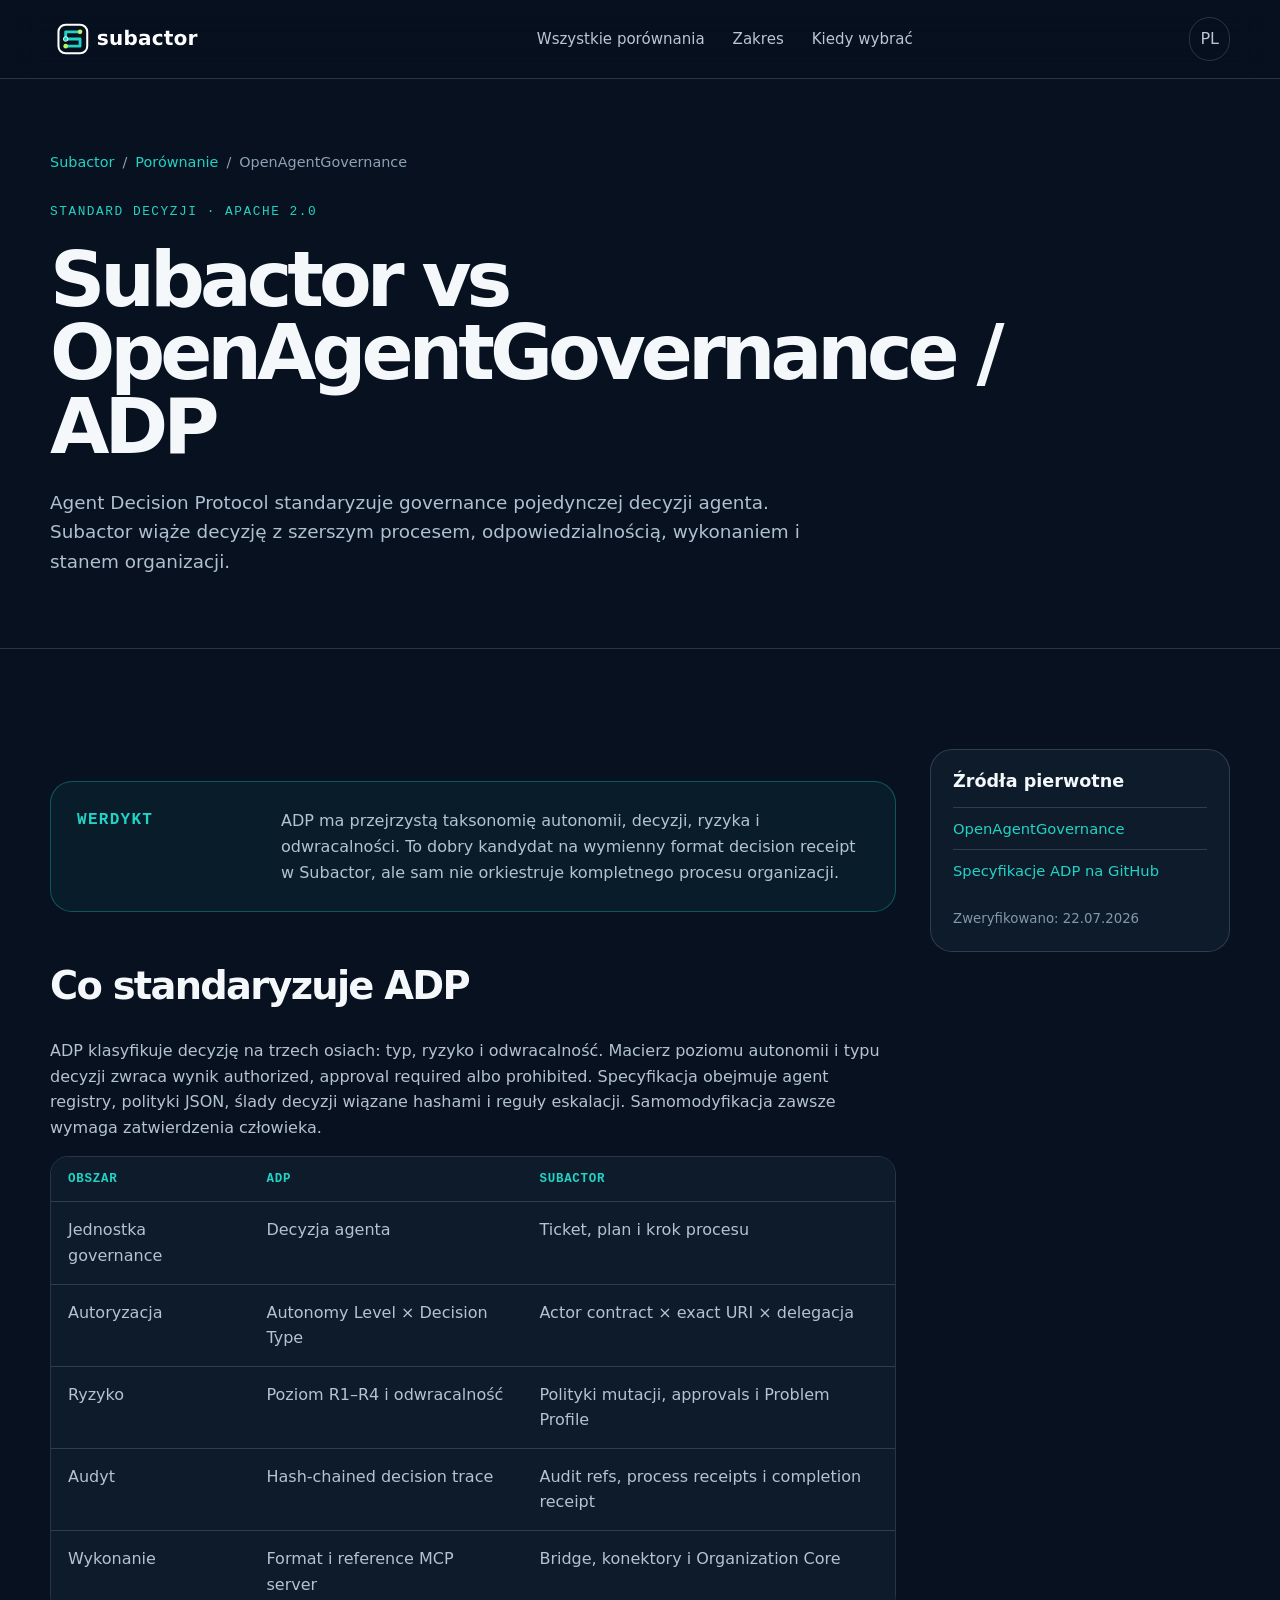
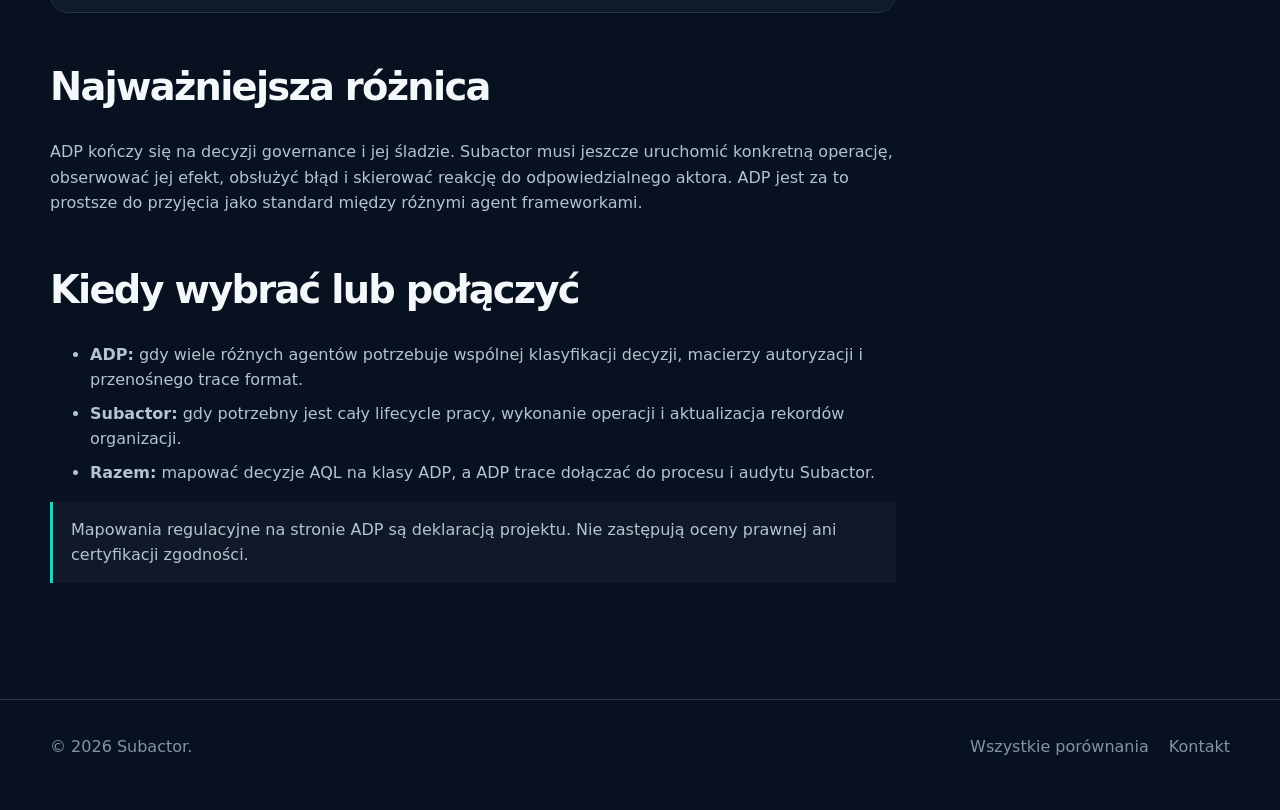
<file: pl/porownanie/openagentgovernance/index.html>
<!doctype html><html lang="pl"><head><meta charset="utf-8"><meta name="viewport" content="width=device-width,initial-scale=1"><title>Subactor vs OpenAgentGovernance / ADP</title><meta name="description" content="Subactor i Agent Decision Protocol: poziomy autonomii, decyzje, ryzyko, autoryzacja, ślady i Organization OS."><link rel="canonical" href="https://subactor.com/pl/porownanie/openagentgovernance/"><link rel="icon" href="../../../assets/brand/favicon.svg"><link rel="stylesheet" href="../../../assets/css/styles.css"></head><body>
<header class="nav"><div class="container nav-inner"><a class="brand" href="../../../"><img src="../../../assets/brand/subactor-horizontal-inverse.svg" alt="Subactor"></a><nav class="nav-links" data-nav-links><a href="../">Wszystkie porównania</a><a href="#zakres">Zakres</a><a href="#wybor">Kiedy wybrać</a></nav><div class="nav-actions"><a class="lang" href="../../">PL</a><button class="menu-button" data-menu aria-expanded="false" aria-label="Otwórz menu">☰</button></div></div></header>
<main><section class="compare-hero"><div class="container"><div class="breadcrumbs"><a href="../../">Subactor</a><span>/</span><a href="../">Porównanie</a><span>/</span><span>OpenAgentGovernance</span></div><div class="eyebrow" style="margin-top:28px">STANDARD DECYZJI · APACHE 2.0</div><h1>Subactor vs OpenAgentGovernance / ADP</h1><p>Agent Decision Protocol standaryzuje governance pojedynczej decyzji agenta. Subactor wiąże decyzję z szerszym procesem, odpowiedzialnością, wykonaniem i stanem organizacji.</p></div></section>
<section class="section"><div class="container comparison-layout"><article class="comparison-body">
  <div class="verdict"><strong>Werdykt</strong><p>ADP ma przejrzystą taksonomię autonomii, decyzji, ryzyka i odwracalności. To dobry kandydat na wymienny format decision receipt w Subactor, ale sam nie orkiestruje kompletnego procesu organizacji.</p></div>
  <h2 id="zakres">Co standaryzuje ADP</h2><p>ADP klasyfikuje decyzję na trzech osiach: typ, ryzyko i odwracalność. Macierz poziomu autonomii i typu decyzji zwraca wynik authorized, approval required albo prohibited. Specyfikacja obejmuje agent registry, polityki JSON, ślady decyzji wiązane hashami i reguły eskalacji. Samomodyfikacja zawsze wymaga zatwierdzenia człowieka.</p>
  <div class="matrix-wrap"><table class="matrix"><thead><tr><th>Obszar</th><th>ADP</th><th>Subactor</th></tr></thead><tbody>
    <tr><td>Jednostka governance</td><td>Decyzja agenta</td><td>Ticket, plan i krok procesu</td></tr>
    <tr><td>Autoryzacja</td><td>Autonomy Level × Decision Type</td><td>Actor contract × exact URI × delegacja</td></tr>
    <tr><td>Ryzyko</td><td>Poziom R1–R4 i odwracalność</td><td>Polityki mutacji, approvals i Problem Profile</td></tr>
    <tr><td>Audyt</td><td>Hash-chained decision trace</td><td>Audit refs, process receipts i completion receipt</td></tr>
    <tr><td>Wykonanie</td><td>Format i reference MCP server</td><td>Bridge, konektory i Organization Core</td></tr>
  </tbody></table></div>
  <h2>Najważniejsza różnica</h2><p>ADP kończy się na decyzji governance i jej śladzie. Subactor musi jeszcze uruchomić konkretną operację, obserwować jej efekt, obsłużyć błąd i skierować reakcję do odpowiedzialnego aktora. ADP jest za to prostsze do przyjęcia jako standard między różnymi agent frameworkami.</p>
  <h2 id="wybor">Kiedy wybrać lub połączyć</h2><ul><li><strong>ADP:</strong> gdy wiele różnych agentów potrzebuje wspólnej klasyfikacji decyzji, macierzy autoryzacji i przenośnego trace format.</li><li><strong>Subactor:</strong> gdy potrzebny jest cały lifecycle pracy, wykonanie operacji i aktualizacja rekordów organizacji.</li><li><strong>Razem:</strong> mapować decyzje AQL na klasy ADP, a ADP trace dołączać do procesu i audytu Subactor.</li></ul>
  <p class="notice">Mapowania regulacyjne na stronie ADP są deklaracją projektu. Nie zastępują oceny prawnej ani certyfikacji zgodności.</p>
</article><aside class="source-panel"><h2>Źródła pierwotne</h2><a href="https://openagentgovernance.org/" rel="noopener">OpenAgentGovernance</a><a href="https://github.com/OpenAgentGovernance/agent-decision-protocol" rel="noopener">Specyfikacje ADP na GitHub</a><small>Zweryfikowano: 22.07.2026</small></aside></div></section></main>
<footer><div class="container footer-grid"><div>© <span data-year></span> Subactor.</div><div class="footer-links"><a href="../">Wszystkie porównania</a><a href="mailto:hello@subactor.com">Kontakt</a></div></div></footer><script src="../../../assets/js/app.js" defer></script></body></html>
</file>
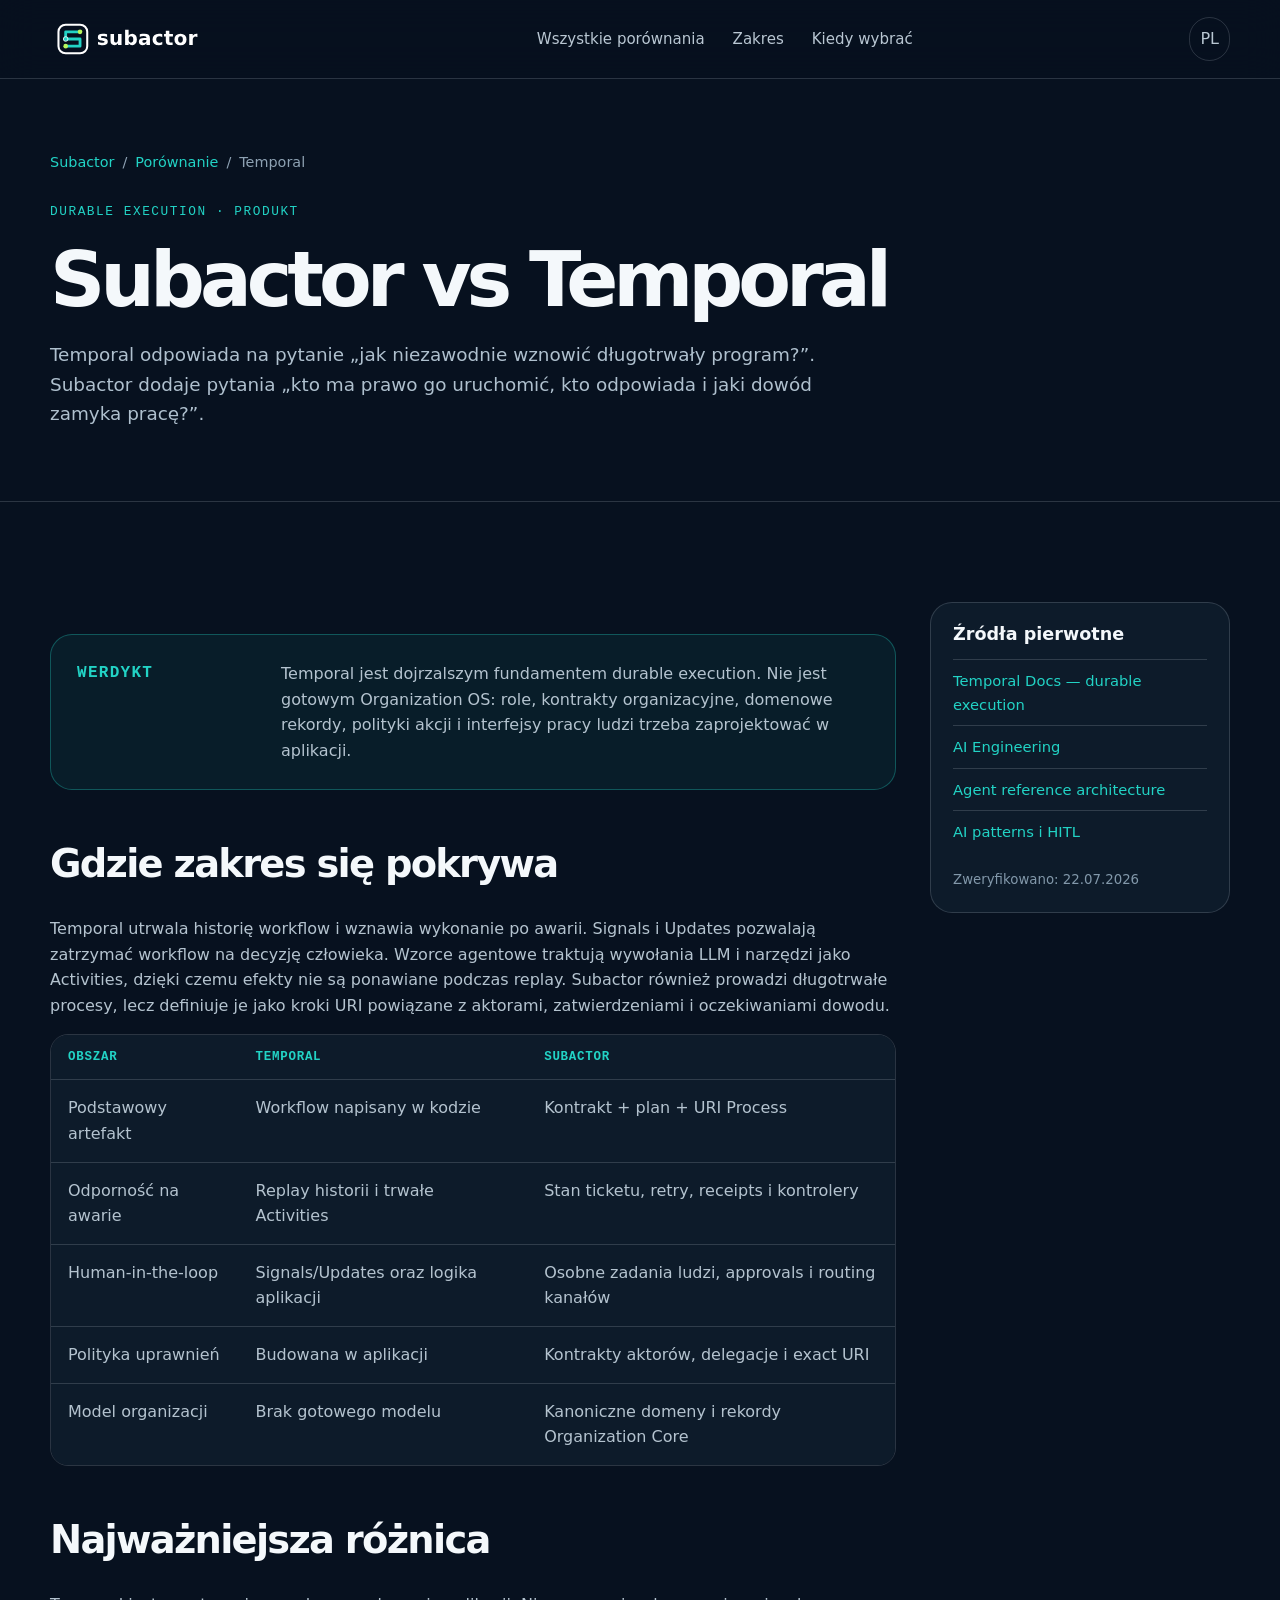
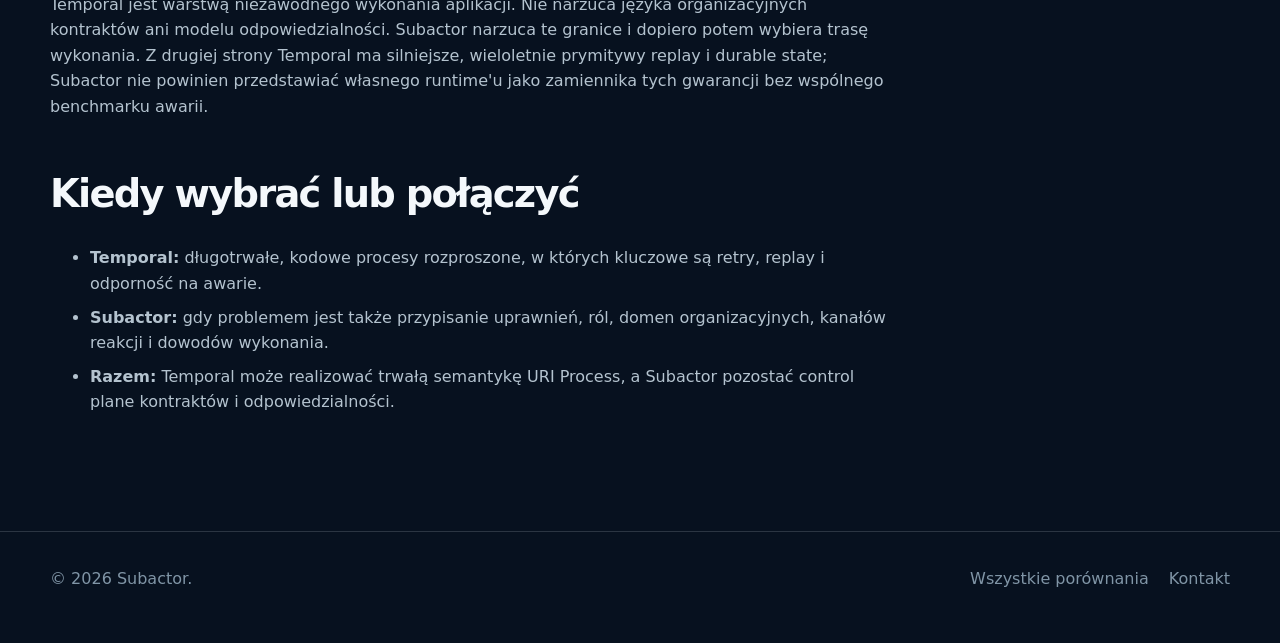
<file: pl/porownanie/temporal/index.html>
<!doctype html><html lang="pl"><head><meta charset="utf-8"><meta name="viewport" content="width=device-width,initial-scale=1"><title>Subactor vs Temporal — szczegółowe porównanie</title><meta name="description" content="Subactor i Temporal: durable execution, human-in-the-loop, kontrakty, organizacja i autonomiczne wykonanie."><link rel="canonical" href="https://subactor.com/pl/porownanie/temporal/"><link rel="icon" href="../../../assets/brand/favicon.svg"><link rel="stylesheet" href="../../../assets/css/styles.css"></head><body>
<header class="nav"><div class="container nav-inner"><a class="brand" href="../../../"><img src="../../../assets/brand/subactor-horizontal-inverse.svg" alt="Subactor"></a><nav class="nav-links" data-nav-links><a href="../">Wszystkie porównania</a><a href="#zakres">Zakres</a><a href="#wybor">Kiedy wybrać</a></nav><div class="nav-actions"><a class="lang" href="../../">PL</a><button class="menu-button" data-menu aria-expanded="false" aria-label="Otwórz menu">☰</button></div></div></header>
<main><section class="compare-hero"><div class="container"><div class="breadcrumbs"><a href="../../">Subactor</a><span>/</span><a href="../">Porównanie</a><span>/</span><span>Temporal</span></div><div class="eyebrow" style="margin-top:28px">DURABLE EXECUTION · PRODUKT</div><h1>Subactor vs Temporal</h1><p>Temporal odpowiada na pytanie „jak niezawodnie wznowić długotrwały program?”. Subactor dodaje pytania „kto ma prawo go uruchomić, kto odpowiada i jaki dowód zamyka pracę?”.</p></div></section>
<section class="section"><div class="container comparison-layout"><article class="comparison-body">
  <div class="verdict"><strong>Werdykt</strong><p>Temporal jest dojrzalszym fundamentem durable execution. Nie jest gotowym Organization OS: role, kontrakty organizacyjne, domenowe rekordy, polityki akcji i interfejsy pracy ludzi trzeba zaprojektować w aplikacji.</p></div>
  <h2 id="zakres">Gdzie zakres się pokrywa</h2><p>Temporal utrwala historię workflow i wznawia wykonanie po awarii. Signals i Updates pozwalają zatrzymać workflow na decyzję człowieka. Wzorce agentowe traktują wywołania LLM i narzędzi jako Activities, dzięki czemu efekty nie są ponawiane podczas replay. Subactor również prowadzi długotrwałe procesy, lecz definiuje je jako kroki URI powiązane z aktorami, zatwierdzeniami i oczekiwaniami dowodu.</p>
  <div class="matrix-wrap"><table class="matrix"><thead><tr><th>Obszar</th><th>Temporal</th><th>Subactor</th></tr></thead><tbody>
    <tr><td>Podstawowy artefakt</td><td>Workflow napisany w kodzie</td><td>Kontrakt + plan + URI Process</td></tr>
    <tr><td>Odporność na awarie</td><td>Replay historii i trwałe Activities</td><td>Stan ticketu, retry, receipts i kontrolery</td></tr>
    <tr><td>Human-in-the-loop</td><td>Signals/Updates oraz logika aplikacji</td><td>Osobne zadania ludzi, approvals i routing kanałów</td></tr>
    <tr><td>Polityka uprawnień</td><td>Budowana w aplikacji</td><td>Kontrakty aktorów, delegacje i exact URI</td></tr>
    <tr><td>Model organizacji</td><td>Brak gotowego modelu</td><td>Kanoniczne domeny i rekordy Organization Core</td></tr>
  </tbody></table></div>
  <h2>Najważniejsza różnica</h2><p>Temporal jest warstwą niezawodnego wykonania aplikacji. Nie narzuca języka organizacyjnych kontraktów ani modelu odpowiedzialności. Subactor narzuca te granice i dopiero potem wybiera trasę wykonania. Z drugiej strony Temporal ma silniejsze, wieloletnie prymitywy replay i durable state; Subactor nie powinien przedstawiać własnego runtime'u jako zamiennika tych gwarancji bez wspólnego benchmarku awarii.</p>
  <h2 id="wybor">Kiedy wybrać lub połączyć</h2><ul><li><strong>Temporal:</strong> długotrwałe, kodowe procesy rozproszone, w których kluczowe są retry, replay i odporność na awarie.</li><li><strong>Subactor:</strong> gdy problemem jest także przypisanie uprawnień, ról, domen organizacyjnych, kanałów reakcji i dowodów wykonania.</li><li><strong>Razem:</strong> Temporal może realizować trwałą semantykę URI Process, a Subactor pozostać control plane kontraktów i odpowiedzialności.</li></ul>
</article><aside class="source-panel"><h2>Źródła pierwotne</h2><a href="https://docs.temporal.io/" rel="noopener">Temporal Docs — durable execution</a><a href="https://go.temporal.io/platform-hub/ai-engineering" rel="noopener">AI Engineering</a><a href="https://go.temporal.io/platform-hub/ai-engineering/ai-reference-architecture" rel="noopener">Agent reference architecture</a><a href="https://go.temporal.io/platform-hub/ai-engineering/ai-patterns" rel="noopener">AI patterns i HITL</a><small>Zweryfikowano: 22.07.2026</small></aside></div></section></main>
<footer><div class="container footer-grid"><div>© <span data-year></span> Subactor.</div><div class="footer-links"><a href="../">Wszystkie porównania</a><a href="mailto:hello@subactor.com">Kontakt</a></div></div></footer><script src="../../../assets/js/app.js" defer></script></body></html>
</file>
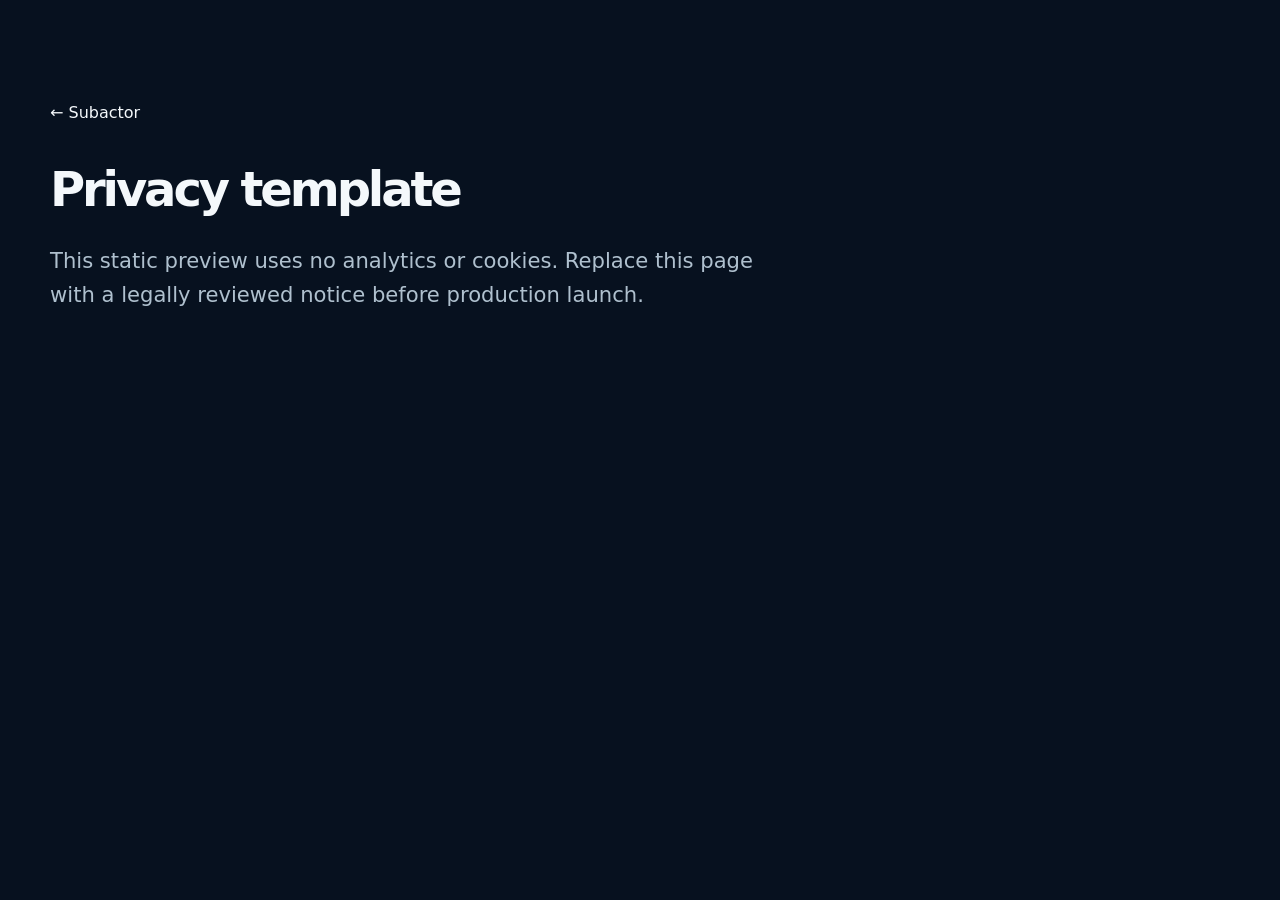
<file: privacy.html>
<!doctype html><html lang="en"><head><meta charset="utf-8"><meta name="viewport" content="width=device-width"><title>Privacy — Subactor</title><link rel="stylesheet" href="assets/css/styles.css"></head><body><main class="section"><div class="container"><a href="/">← Subactor</a><h1 style="font-size:3rem;margin-top:40px">Privacy template</h1><p class="hero-copy">This static preview uses no analytics or cookies. Replace this page with a legally reviewed notice before production launch.</p></div></main></body></html>
</file>
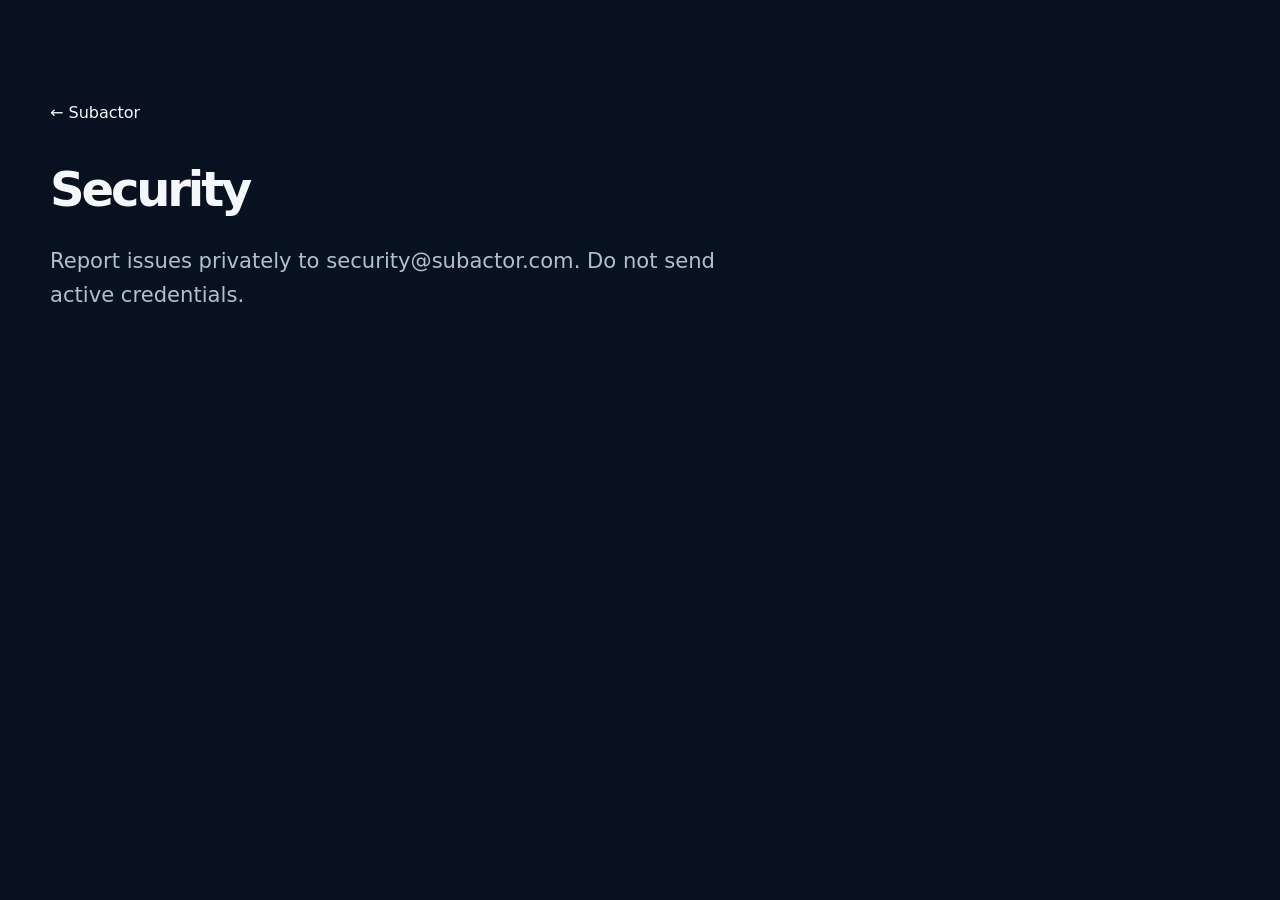
<file: security.html>
<!doctype html><html lang="en"><head><meta charset="utf-8"><meta name="viewport" content="width=device-width"><title>Security — Subactor</title><link rel="stylesheet" href="assets/css/styles.css"></head><body><main class="section"><div class="container"><a href="/">← Subactor</a><h1 style="font-size:3rem;margin-top:40px">Security</h1><p class="hero-copy">Report issues privately to <a href="mailto:security@subactor.com">security@subactor.com</a>. Do not send active credentials.</p></div></main></body></html>
</file>
<file: assets/css/styles.css>
@layer reset, base, components, utilities;
@layer reset {
  *,*::before,*::after{box-sizing:border-box}
  html{scroll-behavior:smooth}
  body{margin:0}
  img,svg{max-width:100%;display:block}
  button,input,textarea{font:inherit}
}
@layer base {
  :root{
    --midnight:#07111F;--deep:#0D1B2A;--panel:#10263F;
    --signal:#22D3C5;--evidence:#B7F75C;--cloud:#F4F8FB;
    --steel:#60758A;--line:rgba(202,214,224,.18);--white:#fff;--alert:#F97360;
    --max:1180px;--radius:22px;--shadow:0 30px 80px rgba(0,0,0,.25);
  }
  body{font-family:Inter,ui-sans-serif,system-ui,-apple-system,BlinkMacSystemFont,"Segoe UI",sans-serif;background:var(--midnight);color:var(--cloud);line-height:1.6;overflow-x:hidden}
  a{color:inherit;text-decoration:none}
  h1,h2,h3,p{margin-top:0}
  h1{font-size:clamp(3rem,7vw,6.9rem);line-height:.96;letter-spacing:-.065em;max-width:980px}
  h2{font-size:clamp(2rem,4vw,4rem);line-height:1.04;letter-spacing:-.045em}
  h3{font-size:1.15rem;letter-spacing:-.015em}
  .eyebrow{font-family:ui-monospace,SFMono-Regular,Menlo,monospace;color:var(--signal);font-size:.8rem;letter-spacing:.12em;text-transform:uppercase}
  .muted{color:#9EB0C0}
  .container{width:min(calc(100% - 36px),var(--max));margin-inline:auto}
  .skip{position:absolute;left:-9999px;top:0;background:var(--evidence);color:var(--midnight);padding:10px 14px;z-index:99}
  .skip:focus{left:12px;top:12px}
}
@layer components {
  .nav{position:sticky;top:0;z-index:30;backdrop-filter:blur(18px);background:rgba(7,17,31,.76);border-bottom:1px solid var(--line)}
  .nav-inner{height:78px;display:flex;align-items:center;justify-content:space-between;gap:24px}
  .brand{width:210px}
  .nav-links{display:flex;align-items:center;gap:28px;color:#B9C7D3;font-size:.94rem}
  .nav-actions{display:flex;align-items:center;gap:10px}
  .lang{border:1px solid var(--line);padding:8px 10px;border-radius:999px;color:#B9C7D3}
  .menu-button{display:none;background:none;border:1px solid var(--line);color:white;border-radius:12px;padding:9px 11px}
  .button{display:inline-flex;align-items:center;justify-content:center;gap:9px;border-radius:999px;padding:13px 20px;font-weight:700;border:1px solid transparent;transition:.2s ease}
  .button.primary{background:var(--evidence);color:var(--midnight)}
  .button.primary:hover{transform:translateY(-2px);box-shadow:0 12px 34px rgba(183,247,92,.18)}
  .button.secondary{border-color:var(--line);color:white;background:rgba(255,255,255,.02)}
  .hero{position:relative;padding:90px 0 74px;min-height:760px;display:flex;align-items:center}
  .hero::before{content:"";position:absolute;inset:-20% -10% auto 52%;height:720px;background:radial-gradient(circle,rgba(34,211,197,.24),transparent 62%);filter:blur(16px);pointer-events:none}
  .hero-grid{display:grid;grid-template-columns:minmax(0,1.2fr) minmax(340px,.8fr);gap:54px;align-items:center}
  .hero h1 span{color:var(--signal)}
  .hero-copy{font-size:clamp(1.05rem,2vw,1.32rem);max-width:720px;color:#AFC0CE}
  .hero-actions{display:flex;gap:12px;flex-wrap:wrap;margin:34px 0}
  .proofline{display:flex;gap:24px;flex-wrap:wrap;color:#8298AA;font-size:.86rem}
  .proofline strong{color:var(--cloud)}
  .system-card{position:relative;border:1px solid var(--line);border-radius:32px;padding:26px;background:linear-gradient(145deg,rgba(16,38,63,.95),rgba(7,17,31,.76));box-shadow:var(--shadow)}
  .system-card::after{content:"";position:absolute;inset:10px;border:1px solid rgba(34,211,197,.12);border-radius:24px;pointer-events:none}
  .diagram{display:grid;gap:14px;position:relative;z-index:1}
  .node{display:flex;align-items:center;gap:14px;padding:14px 16px;border:1px solid var(--line);border-radius:16px;background:rgba(7,17,31,.72)}
  .node i{width:10px;height:10px;border-radius:50%;background:var(--signal);box-shadow:0 0 0 7px rgba(34,211,197,.1)}
  .node.evidence i{background:var(--evidence);box-shadow:0 0 0 7px rgba(183,247,92,.1)}
  .node small{color:#8196A7;display:block}
  .flow-arrow{height:20px;border-left:1px dashed rgba(34,211,197,.5);margin-left:21px}
  .section{padding:100px 0}
  .section.alt{background:var(--cloud);color:var(--midnight)}
  .section-head{display:grid;grid-template-columns:.8fr 1.2fr;gap:40px;align-items:end;margin-bottom:46px}
  .section-head p{color:var(--steel);font-size:1.08rem;max-width:690px}
  .grid-3{display:grid;grid-template-columns:repeat(3,1fr);gap:16px}
  .grid-4{display:grid;grid-template-columns:repeat(4,1fr);gap:16px}
  .card{border:1px solid var(--line);border-radius:var(--radius);padding:24px;background:rgba(255,255,255,.025)}
  .alt .card{border-color:#DDE6ED;background:white;box-shadow:0 14px 40px rgba(13,27,42,.07)}
  .card .num{font-family:ui-monospace,monospace;color:var(--signal);font-size:.82rem}
  .card p{color:#91A4B5;margin-bottom:0}
  .alt .card p{color:var(--steel)}
  .module-card{min-height:250px;display:flex;flex-direction:column;justify-content:space-between}
  .module-icon{width:52px;height:52px;border:1px solid rgba(34,211,197,.35);border-radius:16px;display:grid;place-items:center;color:var(--signal);font-family:ui-monospace,monospace}
  .steps{counter-reset:step;display:grid;gap:1px;border-radius:24px;overflow:hidden;border:1px solid var(--line)}
  .step{counter-increment:step;display:grid;grid-template-columns:92px 1fr 1.2fr;gap:20px;padding:26px;background:var(--deep);align-items:start}
  .step::before{content:"0" counter(step);font-family:ui-monospace,monospace;color:var(--signal)}
  .step p{color:#91A4B5;margin:0}
  .trust{display:grid;grid-template-columns:1fr 1fr;gap:32px;align-items:center}
  .quote{font-size:clamp(2rem,4vw,4.2rem);line-height:1.06;letter-spacing:-.045em}
  .quote em{font-style:normal;color:var(--evidence)}
  .checklist{display:grid;gap:12px}
  .check{display:flex;gap:12px;align-items:flex-start;padding:16px;border-radius:15px;background:rgba(255,255,255,.035);border:1px solid var(--line)}
  .check b{color:var(--evidence)}
  .cta{padding:80px 0 110px}
  .cta-box{border-radius:32px;padding:clamp(32px,6vw,72px);background:var(--signal);color:var(--midnight);position:relative;overflow:hidden}
  .cta-box::after{content:"";position:absolute;width:420px;height:420px;border:80px solid rgba(7,17,31,.08);border-radius:50%;right:-130px;top:-170px}
  .cta-box h2{max-width:800px}
  .cta-box .button.primary{background:var(--midnight);color:white}
  footer{border-top:1px solid var(--line);padding:34px 0 50px;color:#8095A6}
  .footer-grid{display:flex;justify-content:space-between;gap:24px;flex-wrap:wrap}
  .footer-links{display:flex;gap:20px;flex-wrap:wrap}
  .chip{display:inline-flex;align-items:center;gap:8px;border:1px solid var(--line);border-radius:999px;padding:8px 12px;color:#A8BAC8;background:rgba(255,255,255,.025)}
  .chip::before{content:"";width:7px;height:7px;border-radius:50%;background:var(--evidence)}
  .compare-grid{display:grid;grid-template-columns:repeat(4,1fr);gap:16px}
  .compare-card{display:flex;min-height:250px;flex-direction:column;justify-content:space-between;transition:.2s ease}
  .compare-card:hover{transform:translateY(-4px);border-color:rgba(34,211,197,.55)}
  .compare-card .category{color:var(--signal);font:700 .76rem ui-monospace,monospace;letter-spacing:.08em;text-transform:uppercase}
  .compare-card .arrow{color:var(--midnight);font-weight:800}
  .compare-card.dark .arrow{color:var(--evidence)}
  .compare-hero{padding:72px 0 54px;border-bottom:1px solid var(--line)}
  .compare-hero h1{font-size:clamp(2.7rem,6vw,5.6rem);max-width:1040px;margin:20px 0 24px}
  .compare-hero p{max-width:800px;color:#AFC0CE;font-size:1.15rem}
  .breadcrumbs{display:flex;flex-wrap:wrap;gap:8px;color:#8EA2B3;font-size:.9rem}
  .breadcrumbs a{color:var(--signal)}
  .verdict{display:grid;grid-template-columns:180px 1fr;gap:24px;padding:26px;border:1px solid rgba(34,211,197,.32);background:rgba(34,211,197,.06);border-radius:var(--radius);margin:32px 0}
  .verdict strong{color:var(--signal);font-family:ui-monospace,monospace;text-transform:uppercase;letter-spacing:.08em}
  .verdict p{margin:0;color:#C7D4DE}
  .comparison-layout{display:grid;grid-template-columns:minmax(0,1fr) 300px;gap:34px;align-items:start}
  .comparison-body h2{font-size:clamp(1.7rem,3vw,2.8rem);margin-top:54px}
  .comparison-body h3{margin-top:28px}
  .comparison-body p,.comparison-body li{color:#B4C3CF}
  .comparison-body li+li{margin-top:8px}
  .source-panel{position:sticky;top:104px;border:1px solid var(--line);border-radius:var(--radius);padding:22px;background:var(--deep)}
  .source-panel h2{font-size:1.1rem;letter-spacing:0;margin:0 0 16px}
  .source-panel a{display:block;color:var(--signal);padding:9px 0;border-top:1px solid var(--line);font-size:.92rem}
  .source-panel small{display:block;color:#8298AA;margin-top:16px}
  .matrix-wrap{overflow-x:auto;border:1px solid var(--line);border-radius:18px}
  .matrix{width:100%;border-collapse:collapse;min-width:720px;background:var(--deep)}
  .matrix th,.matrix td{padding:15px 17px;text-align:left;vertical-align:top;border-bottom:1px solid var(--line)}
  .matrix th{font:700 .78rem ui-monospace,monospace;color:var(--signal);letter-spacing:.06em;text-transform:uppercase}
  .matrix td{color:#B4C3CF}
  .matrix tr:last-child td{border-bottom:0}
  .status-pill{display:inline-flex;border:1px solid rgba(183,247,92,.28);border-radius:999px;padding:5px 10px;color:var(--evidence);font:700 .72rem ui-monospace,monospace;text-transform:uppercase}
  .status-pill.preview{border-color:rgba(249,115,96,.35);color:#FF9B88}
  .notice{border-left:3px solid var(--signal);padding:15px 18px;background:rgba(255,255,255,.035);color:#AFC0CE}
  .reveal{opacity:0;transform:translateY(18px);transition:.7s ease}
  .reveal.visible{opacity:1;transform:none}
}
@layer utilities {
  @media(max-width:980px){
    .hero-grid,.section-head,.trust{grid-template-columns:1fr}
    .grid-4,.compare-grid{grid-template-columns:repeat(2,1fr)}
    .grid-3{grid-template-columns:1fr}
    .nav-links{display:none;position:absolute;left:18px;right:18px;top:80px;padding:18px;flex-direction:column;align-items:flex-start;background:var(--deep);border:1px solid var(--line);border-radius:18px}
    .nav-links.open{display:flex}
    .menu-button{display:block}
    .step{grid-template-columns:55px 1fr}
    .step p{grid-column:2}
    .comparison-layout{grid-template-columns:1fr}.source-panel{position:static}
    .verdict{grid-template-columns:1fr}
  }
  @media(max-width:620px){
    .brand{width:170px} .nav-actions .button{display:none}
    .hero{padding-top:60px;min-height:auto} .hero-grid{gap:34px}
    .grid-4,.compare-grid{grid-template-columns:1fr} .system-card{padding:18px}
    .section{padding:74px 0} .section-head{margin-bottom:30px}
  }
  @media(prefers-reduced-motion:reduce){html{scroll-behavior:auto}*,*::before,*::after{animation:none!important;transition:none!important}.reveal{opacity:1;transform:none}}
}
</file>
